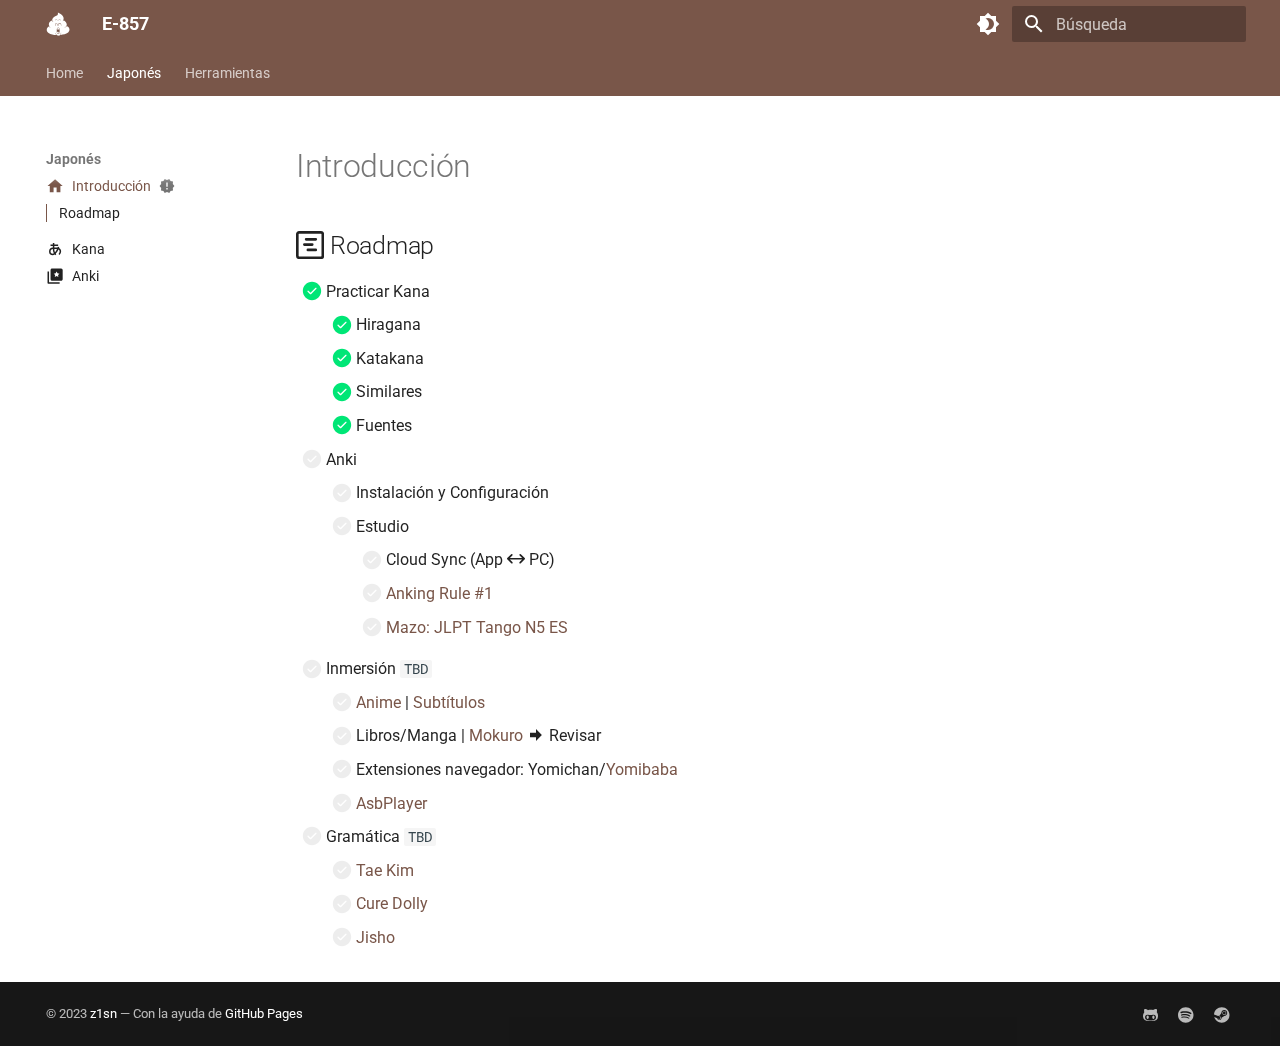
<file: japanese/index.html>
<!doctype html>
<html lang="es" class="no-js">
  <head>
    
      <meta charset="utf-8">
      <meta name="viewport" content="width=device-width,initial-scale=1">
      
      
      
      
        <link rel="prev" href="..">
      
      
        <link rel="next" href="kana/">
      
      
      <link rel="icon" href="../assets/logo.svg">
      <meta name="generator" content="mkdocs-1.5.3, mkdocs-material-9.4.2">
    
    
      
        <title>Introducción - E-857</title>
      
    
    
      <link rel="stylesheet" href="../assets/stylesheets/main.d451bc0e.min.css">
      
        
        <link rel="stylesheet" href="../assets/stylesheets/palette.a5377069.min.css">
      
      


    
    
      
    
    
      
        
        
        <link rel="preconnect" href="https://fonts.gstatic.com" crossorigin>
        <link rel="stylesheet" href="https://fonts.googleapis.com/css?family=Roboto:300,300i,400,400i,700,700i%7CRoboto+Mono:400,400i,700,700i&display=fallback">
        <style>:root{--md-text-font:"Roboto";--md-code-font:"Roboto Mono"}</style>
      
    
    
      <link rel="stylesheet" href="../stylesheets/extra.css">
    
    <script>__md_scope=new URL("..",location),__md_hash=e=>[...e].reduce((e,_)=>(e<<5)-e+_.charCodeAt(0),0),__md_get=(e,_=localStorage,t=__md_scope)=>JSON.parse(_.getItem(t.pathname+"."+e)),__md_set=(e,_,t=localStorage,a=__md_scope)=>{try{t.setItem(a.pathname+"."+e,JSON.stringify(_))}catch(e){}}</script>
    
      

    
    
    
  </head>
  
  
    
    
      
    
    
    
    
    <body dir="ltr" data-md-color-scheme="default" data-md-color-primary="brown" data-md-color-accent="deep-orange">
  
    
    
      <script>var palette=__md_get("__palette");if(palette&&"object"==typeof palette.color)for(var key of Object.keys(palette.color))document.body.setAttribute("data-md-color-"+key,palette.color[key])</script>
    
    <input class="md-toggle" data-md-toggle="drawer" type="checkbox" id="__drawer" autocomplete="off">
    <input class="md-toggle" data-md-toggle="search" type="checkbox" id="__search" autocomplete="off">
    <label class="md-overlay" for="__drawer"></label>
    <div data-md-component="skip">
      
        
        <a href="#introduccion" class="md-skip">
          Saltar a contenido
        </a>
      
    </div>
    <div data-md-component="announce">
      
    </div>
    
    
      

<header class="md-header" data-md-component="header">
  <nav class="md-header__inner md-grid" aria-label="Cabecera">
    <a href=".." title="E-857" class="md-header__button md-logo" aria-label="E-857" data-md-component="logo">
      
  <img src="../assets/logo.svg" alt="logo">

    </a>
    <label class="md-header__button md-icon" for="__drawer">
      
      <svg xmlns="http://www.w3.org/2000/svg" viewBox="0 0 24 24"><path d="M3 6h18v2H3V6m0 5h18v2H3v-2m0 5h18v2H3v-2Z"/></svg>
    </label>
    <div class="md-header__title" data-md-component="header-title">
      <div class="md-header__ellipsis">
        <div class="md-header__topic">
          <span class="md-ellipsis">
            E-857
          </span>
        </div>
        <div class="md-header__topic" data-md-component="header-topic">
          <span class="md-ellipsis">
            
              Introducción
            
          </span>
        </div>
      </div>
    </div>
    
      
        <form class="md-header__option" data-md-component="palette">
  
    
    
    
    <input class="md-option" data-md-color-media="" data-md-color-scheme="default" data-md-color-primary="brown" data-md-color-accent="deep-orange"  aria-label="Cambiar a modo oscuro"  type="radio" name="__palette" id="__palette_1">
    
      <label class="md-header__button md-icon" title="Cambiar a modo oscuro" for="__palette_2" hidden>
        <svg xmlns="http://www.w3.org/2000/svg" viewBox="0 0 24 24"><path d="M12 18c-.89 0-1.74-.2-2.5-.55C11.56 16.5 13 14.42 13 12c0-2.42-1.44-4.5-3.5-5.45C10.26 6.2 11.11 6 12 6a6 6 0 0 1 6 6 6 6 0 0 1-6 6m8-9.31V4h-4.69L12 .69 8.69 4H4v4.69L.69 12 4 15.31V20h4.69L12 23.31 15.31 20H20v-4.69L23.31 12 20 8.69Z"/></svg>
      </label>
    
  
    
    
    
    <input class="md-option" data-md-color-media="" data-md-color-scheme="slate" data-md-color-primary="brown" data-md-color-accent="deep-orange"  aria-label="Cambiar a modo claro"  type="radio" name="__palette" id="__palette_2">
    
      <label class="md-header__button md-icon" title="Cambiar a modo claro" for="__palette_1" hidden>
        <svg xmlns="http://www.w3.org/2000/svg" viewBox="0 0 24 24"><path d="M12 8a4 4 0 0 0-4 4 4 4 0 0 0 4 4 4 4 0 0 0 4-4 4 4 0 0 0-4-4m0 10a6 6 0 0 1-6-6 6 6 0 0 1 6-6 6 6 0 0 1 6 6 6 6 0 0 1-6 6m8-9.31V4h-4.69L12 .69 8.69 4H4v4.69L.69 12 4 15.31V20h4.69L12 23.31 15.31 20H20v-4.69L23.31 12 20 8.69Z"/></svg>
      </label>
    
  
</form>
      
    
    
    
      <label class="md-header__button md-icon" for="__search">
        
        <svg xmlns="http://www.w3.org/2000/svg" viewBox="0 0 24 24"><path d="M9.5 3A6.5 6.5 0 0 1 16 9.5c0 1.61-.59 3.09-1.56 4.23l.27.27h.79l5 5-1.5 1.5-5-5v-.79l-.27-.27A6.516 6.516 0 0 1 9.5 16 6.5 6.5 0 0 1 3 9.5 6.5 6.5 0 0 1 9.5 3m0 2C7 5 5 7 5 9.5S7 14 9.5 14 14 12 14 9.5 12 5 9.5 5Z"/></svg>
      </label>
      <div class="md-search" data-md-component="search" role="dialog">
  <label class="md-search__overlay" for="__search"></label>
  <div class="md-search__inner" role="search">
    <form class="md-search__form" name="search">
      <input type="text" class="md-search__input" name="query" aria-label="Búsqueda" placeholder="Búsqueda" autocapitalize="off" autocorrect="off" autocomplete="off" spellcheck="false" data-md-component="search-query" required>
      <label class="md-search__icon md-icon" for="__search">
        
        <svg xmlns="http://www.w3.org/2000/svg" viewBox="0 0 24 24"><path d="M9.5 3A6.5 6.5 0 0 1 16 9.5c0 1.61-.59 3.09-1.56 4.23l.27.27h.79l5 5-1.5 1.5-5-5v-.79l-.27-.27A6.516 6.516 0 0 1 9.5 16 6.5 6.5 0 0 1 3 9.5 6.5 6.5 0 0 1 9.5 3m0 2C7 5 5 7 5 9.5S7 14 9.5 14 14 12 14 9.5 12 5 9.5 5Z"/></svg>
        
        <svg xmlns="http://www.w3.org/2000/svg" viewBox="0 0 24 24"><path d="M20 11v2H8l5.5 5.5-1.42 1.42L4.16 12l7.92-7.92L13.5 5.5 8 11h12Z"/></svg>
      </label>
      <nav class="md-search__options" aria-label="Buscar">
        
        <button type="reset" class="md-search__icon md-icon" title="Limpiar" aria-label="Limpiar" tabindex="-1">
          
          <svg xmlns="http://www.w3.org/2000/svg" viewBox="0 0 24 24"><path d="M19 6.41 17.59 5 12 10.59 6.41 5 5 6.41 10.59 12 5 17.59 6.41 19 12 13.41 17.59 19 19 17.59 13.41 12 19 6.41Z"/></svg>
        </button>
      </nav>
      
        <div class="md-search__suggest" data-md-component="search-suggest"></div>
      
    </form>
    <div class="md-search__output">
      <div class="md-search__scrollwrap" data-md-scrollfix>
        <div class="md-search-result" data-md-component="search-result">
          <div class="md-search-result__meta">
            Inicializando búsqueda
          </div>
          <ol class="md-search-result__list" role="presentation"></ol>
        </div>
      </div>
    </div>
  </div>
</div>
    
    
  </nav>
  
</header>
    
    <div class="md-container" data-md-component="container">
      
      
        
          
            
<nav class="md-tabs" aria-label="Pestañas" data-md-component="tabs">
  <div class="md-grid">
    <ul class="md-tabs__list">
      
        
  
  
  
    <li class="md-tabs__item">
      <a href=".." class="md-tabs__link">
        
  
    
  
  Home

      </a>
    </li>
  

      
        
  
  
    
  
  
    
    
      <li class="md-tabs__item md-tabs__item--active">
        <a href="./" class="md-tabs__link">
          
  
  Japonés

        </a>
      </li>
    
  

      
        
  
  
  
    
    
      <li class="md-tabs__item">
        <a href="../tools/browser/" class="md-tabs__link">
          
  
  Herramientas

        </a>
      </li>
    
  

      
    </ul>
  </div>
</nav>
          
        
      
      <main class="md-main" data-md-component="main">
        <div class="md-main__inner md-grid">
          
            
              
              <div class="md-sidebar md-sidebar--primary" data-md-component="sidebar" data-md-type="navigation" >
                <div class="md-sidebar__scrollwrap">
                  <div class="md-sidebar__inner">
                    


  


  

<nav class="md-nav md-nav--primary md-nav--lifted md-nav--integrated" aria-label="Navegación" data-md-level="0">
  <label class="md-nav__title" for="__drawer">
    <a href=".." title="E-857" class="md-nav__button md-logo" aria-label="E-857" data-md-component="logo">
      
  <img src="../assets/logo.svg" alt="logo">

    </a>
    E-857
  </label>
  
  <ul class="md-nav__list" data-md-scrollfix>
    
      
      
  
  
  
    <li class="md-nav__item">
      <a href=".." class="md-nav__link">
        
  
  <span class="md-ellipsis">
    Home
  </span>
  

      </a>
    </li>
  

    
      
      
  
  
    
  
  
    
    
    
    
    
      
      
    
    <li class="md-nav__item md-nav__item--active md-nav__item--section md-nav__item--nested">
      
        
        
        
        <input class="md-nav__toggle md-toggle " type="checkbox" id="__nav_2" checked>
        
          
          <label class="md-nav__link" for="__nav_2" id="__nav_2_label" tabindex="">
            
  
  <span class="md-ellipsis">
    Japonés
  </span>
  

            <span class="md-nav__icon md-icon"></span>
          </label>
        
        <nav class="md-nav" data-md-level="1" aria-labelledby="__nav_2_label" aria-expanded="true">
          <label class="md-nav__title" for="__nav_2">
            <span class="md-nav__icon md-icon"></span>
            Japonés
          </label>
          <ul class="md-nav__list" data-md-scrollfix>
            
              
                
  
  
    
  
  
    <li class="md-nav__item md-nav__item--active">
      
      <input class="md-nav__toggle md-toggle" type="checkbox" id="__toc">
      
      
        
      
      
        <label class="md-nav__link md-nav__link--active" for="__toc">
          
  
    <svg xmlns="http://www.w3.org/2000/svg" viewBox="0 0 24 24"><path d="M10 20v-6h4v6h5v-8h3L12 3 2 12h3v8h5Z"/></svg>
  
  <span class="md-ellipsis">
    Introducción
  </span>
  
    
  
  
    <span class="md-status md-status--new" title="Recién actualizado">
    </span>
  

  

          <span class="md-nav__icon md-icon"></span>
        </label>
      
      <a href="./" class="md-nav__link md-nav__link--active">
        
  
    <svg xmlns="http://www.w3.org/2000/svg" viewBox="0 0 24 24"><path d="M10 20v-6h4v6h5v-8h3L12 3 2 12h3v8h5Z"/></svg>
  
  <span class="md-ellipsis">
    Introducción
  </span>
  
    
  
  
    <span class="md-status md-status--new" title="Recién actualizado">
    </span>
  

  

      </a>
      
        

<nav class="md-nav md-nav--secondary" aria-label="Tabla de contenidos">
  
  
  
    
  
  
    <label class="md-nav__title" for="__toc">
      <span class="md-nav__icon md-icon"></span>
      Tabla de contenidos
    </label>
    <ul class="md-nav__list" data-md-component="toc" data-md-scrollfix>
      
        <li class="md-nav__item">
  <a href="#roadmap" class="md-nav__link">
     Roadmap
  </a>
  
</li>
      
    </ul>
  
</nav>
      
    </li>
  

              
            
              
                
  
  
  
    <li class="md-nav__item">
      <a href="kana/" class="md-nav__link">
        
  
    <svg xmlns="http://www.w3.org/2000/svg" viewBox="0 0 24 24"><path d="M9 4v2H6v2h3v2c-2.75 0-5 2.27-5 5.03a5.04 5.04 0 0 0 5.03 5.03c.86 0 1.69-.29 2.37-.8.23.28.48.56.75.83l1.41-1.42c-.26-.25-.49-.52-.7-.78l1-1c1.07-1.07 1.92-2.66 2.56-4.3.89.52 1.58 1.31 1.58 2.41 0 1.32-.53 2.6-1.46 3.54l1.41 1.41A7.001 7.001 0 0 0 20 15c0-1.96-1.18-3.64-2.85-4.45l.35-1.26-1.95-.51-.34 1.27c-.08 0-.15-.05-.24-.05H11V8h5V6h-5V4m0 8h3.5c-.56 1.37-1.31 2.72-2.06 3.47l-.65.66c-.54-1.2-.79-2.54-.79-4.13m-2 0c0 2.07.41 3.94 1.3 5.59-.36.3-.8.47-1.27.47-1.7 0-3.03-1.33-3.03-3.03C6 13.34 7.32 12 9 12Z"/></svg>
  
  <span class="md-ellipsis">
    Kana
  </span>
  

      </a>
    </li>
  

              
            
              
                
  
  
  
    <li class="md-nav__item">
      <a href="anki/" class="md-nav__link">
        
  
    <svg xmlns="http://www.w3.org/2000/svg" viewBox="0 0 24 24"><path d="M4 6v14h14v2H3c-.6 0-1-.4-1-1V6h2m4-4h12a2 2 0 0 1 2 2v12c0 1.11-.89 2-2 2H8a2 2 0 0 1-2-2V4c0-1.1.9-2 2-2m8.3 11.3-.4-2.6 1.9-1.9-2.6-.4L14 6l-1.2 2.4-2.6.4 1.9 1.8-.5 2.6L14 12l2.3 1.3Z"/></svg>
  
  <span class="md-ellipsis">
    Anki
  </span>
  

      </a>
    </li>
  

              
            
          </ul>
        </nav>
      
    </li>
  

    
      
      
  
  
  
    
    
    
    
    
      
      
    
    <li class="md-nav__item md-nav__item--section md-nav__item--nested">
      
        
        
        
        <input class="md-nav__toggle md-toggle " type="checkbox" id="__nav_3" >
        
          
          <label class="md-nav__link" for="__nav_3" id="__nav_3_label" tabindex="">
            
  
  <span class="md-ellipsis">
    Herramientas
  </span>
  

            <span class="md-nav__icon md-icon"></span>
          </label>
        
        <nav class="md-nav" data-md-level="1" aria-labelledby="__nav_3_label" aria-expanded="false">
          <label class="md-nav__title" for="__nav_3">
            <span class="md-nav__icon md-icon"></span>
            Herramientas
          </label>
          <ul class="md-nav__list" data-md-scrollfix>
            
              
                
  
  
  
    <li class="md-nav__item">
      <a href="../tools/browser/" class="md-nav__link">
        
  
    <svg xmlns="http://www.w3.org/2000/svg" viewBox="0 0 512 512"><!--! Font Awesome Free 6.4.2 by @fontawesome - https://fontawesome.com License - https://fontawesome.com/license/free (Icons: CC BY 4.0, Fonts: SIL OFL 1.1, Code: MIT License) Copyright 2023 Fonticons, Inc.--><path d="M483.049 159.706c10.855-24.575 21.424-60.438 21.424-87.871 0-72.722-79.641-98.371-209.673-38.577-107.632-7.181-211.221 73.67-237.098 186.457 30.852-34.862 78.271-82.298 121.977-101.158C125.404 166.85 79.128 228.002 43.992 291.725 23.246 329.651 0 390.94 0 436.747c0 98.575 92.854 86.5 180.251 42.006 31.423 15.43 66.559 15.573 101.695 15.573 97.124 0 184.249-54.294 216.814-146.022H377.927c-52.509 88.593-196.819 52.996-196.819-47.436H509.9c6.407-43.581-1.655-95.715-26.851-141.162zM64.559 346.877c17.711 51.15 53.703 95.871 100.266 123.304-88.741 48.94-173.267 29.096-100.266-123.304zm115.977-108.873c2-55.151 50.276-94.871 103.98-94.871 53.418 0 101.981 39.72 103.981 94.871H180.536zm184.536-187.6c21.425-10.287 48.563-22.003 72.558-22.003 31.422 0 54.274 21.717 54.274 53.722 0 20.003-7.427 49.007-14.569 67.867-26.28-42.292-65.986-81.584-112.263-99.586z"/></svg>
  
  <span class="md-ellipsis">
    Navegador
  </span>
  

      </a>
    </li>
  

              
            
          </ul>
        </nav>
      
    </li>
  

    
  </ul>
</nav>
                  </div>
                </div>
              </div>
            
            
          
          
            <div class="md-content" data-md-component="content">
              <article class="md-content__inner md-typeset">
                
                  


<h1 id="introduccion">Introducción</h1>
<h2 id="roadmap"><span class="twemoji"><svg xmlns="http://www.w3.org/2000/svg" viewBox="0 0 16 16"><path d="M4.75 7a.75.75 0 0 0 0 1.5h4.5a.75.75 0 0 0 0-1.5h-4.5ZM5 4.75A.75.75 0 0 1 5.75 4h5.5a.75.75 0 0 1 0 1.5h-5.5A.75.75 0 0 1 5 4.75ZM6.75 10a.75.75 0 0 0 0 1.5h4.5a.75.75 0 0 0 0-1.5h-4.5Z"/><path d="M0 1.75C0 .784.784 0 1.75 0h12.5C15.216 0 16 .784 16 1.75v12.5A1.75 1.75 0 0 1 14.25 16H1.75A1.75 1.75 0 0 1 0 14.25Zm1.75-.25a.25.25 0 0 0-.25.25v12.5c0 .138.112.25.25.25h12.5a.25.25 0 0 0 .25-.25V1.75a.25.25 0 0 0-.25-.25Z"/></svg></span> Roadmap</h2>
<ul class="task-list">
<li class="task-list-item"><label class="task-list-control"><input type="checkbox" disabled checked/><span class="task-list-indicator"></span></label> Practicar Kana<ul class="task-list">
<li class="task-list-item"><label class="task-list-control"><input type="checkbox" disabled checked/><span class="task-list-indicator"></span></label> Hiragana</li>
<li class="task-list-item"><label class="task-list-control"><input type="checkbox" disabled checked/><span class="task-list-indicator"></span></label> Katakana</li>
<li class="task-list-item"><label class="task-list-control"><input type="checkbox" disabled checked/><span class="task-list-indicator"></span></label> Similares</li>
<li class="task-list-item"><label class="task-list-control"><input type="checkbox" disabled checked/><span class="task-list-indicator"></span></label> Fuentes</li>
</ul>
</li>
<li class="task-list-item">
<p><label class="task-list-control"><input type="checkbox" disabled/><span class="task-list-indicator"></span></label> Anki</p>
<ul class="task-list">
<li class="task-list-item"><label class="task-list-control"><input type="checkbox" disabled/><span class="task-list-indicator"></span></label> Instalación y Configuración</li>
<li class="task-list-item"><label class="task-list-control"><input type="checkbox" disabled/><span class="task-list-indicator"></span></label> Estudio<ul class="task-list">
<li class="task-list-item"><label class="task-list-control"><input type="checkbox" disabled/><span class="task-list-indicator"></span></label> Cloud Sync (App <span class="twemoji"><svg xmlns="http://www.w3.org/2000/svg" viewBox="0 0 16 16"><path d="M3.72 3.72a.751.751 0 0 1 1.042.018.751.751 0 0 1 .018 1.042L2.56 7h10.88l-2.22-2.22a.751.751 0 0 1 .018-1.042.751.751 0 0 1 1.042-.018l3.5 3.5a.75.75 0 0 1 0 1.06l-3.5 3.5a.749.749 0 0 1-1.275-.326.749.749 0 0 1 .215-.734l2.22-2.22H2.56l2.22 2.22a.749.749 0 0 1-.326 1.275.749.749 0 0 1-.734-.215l-3.5-3.5a.75.75 0 0 1 0-1.06Z"/></svg></span> PC)</li>
<li class="task-list-item"><label class="task-list-control"><input type="checkbox" disabled/><span class="task-list-indicator"></span></label> <a href="https://www.youtube.com/watch?v=UDUITtA1jJI">Anking Rule #1</a> </li>
<li class="task-list-item"><label class="task-list-control"><input type="checkbox" disabled/><span class="task-list-indicator"></span></label> <a href="https://drive.google.com/file/d/1NpbQBnAf07p-X0ExtiSDM48IyW_El0TT/view?usp=sharing">Mazo: JLPT Tango N5 ES</a>    </li>
</ul>
</li>
</ul>
</li>
<li class="task-list-item">
<p><label class="task-list-control"><input type="checkbox" disabled/><span class="task-list-indicator"></span></label> Inmersión <code>TBD</code></p>
<ul class="task-list">
<li class="task-list-item"><label class="task-list-control"><input type="checkbox" disabled/><span class="task-list-indicator"></span></label> <a href="https://aniwatch.to/tv">Anime</a> | <a href="https://kitsunekko.net/dirlist.php?dir=subtitles%2Fjapanese%2F">Subtítulos</a> </li>
<li class="task-list-item"><label class="task-list-control"><input type="checkbox" disabled/><span class="task-list-indicator"></span></label> Libros/Manga | <a href="https://github.com/kha-white/mokuro">Mokuro</a> <span class="twemoji"><svg xmlns="http://www.w3.org/2000/svg" viewBox="0 0 24 24"><path d="M4 15V9h8V4.16L19.84 12 12 19.84V15H4Z"/></svg></span> Revisar</li>
<li class="task-list-item"><label class="task-list-control"><input type="checkbox" disabled/><span class="task-list-indicator"></span></label> Extensiones navegador: Yomichan/<a href="https://github.com/forsakeninfinity/yomibaba/">Yomibaba</a></li>
<li class="task-list-item"><label class="task-list-control"><input type="checkbox" disabled/><span class="task-list-indicator"></span></label> <a href="https://github.com/killergerbah/asbplayer">AsbPlayer</a></li>
</ul>
</li>
<li class="task-list-item"><label class="task-list-control"><input type="checkbox" disabled/><span class="task-list-indicator"></span></label> Gramática <code>TBD</code><ul class="task-list">
<li class="task-list-item"><label class="task-list-control"><input type="checkbox" disabled/><span class="task-list-indicator"></span></label> <a href="http://www.guidetojapanese.org/spanish/index.html">Tae Kim</a></li>
<li class="task-list-item"><label class="task-list-control"><input type="checkbox" disabled/><span class="task-list-indicator"></span></label> <a href="https://docs.google.com/document/d/1OwVPStFrXRjXvzmrFQUfXpEiPNspYq6JYxA4zDTlhPM/edit#heading=h.p70mhgf40o8l">Cure Dolly</a></li>
<li class="task-list-item"><label class="task-list-control"><input type="checkbox" disabled/><span class="task-list-indicator"></span></label> <a href="https://jisho.org/">Jisho</a></li>
</ul>
</li>
</ul>





                
              </article>
            </div>
          
          
        </div>
        
          <button type="button" class="md-top md-icon" data-md-component="top" hidden>
            
            <svg xmlns="http://www.w3.org/2000/svg" viewBox="0 0 24 24"><path d="M13 20h-2V8l-5.5 5.5-1.42-1.42L12 4.16l7.92 7.92-1.42 1.42L13 8v12Z"/></svg>
            Volver al principio
          </button>
        
      </main>
      
        <footer class="md-footer">
  
  <div class="md-footer-meta md-typeset">
    <div class="md-footer-meta__inner md-grid">
      <div class="md-copyright">
  
    <div class="md-copyright__highlight">
      &copy; 2023 <a href="https://github.com/z1sn" style="color:white" target="_blank" rel="noopener">z1sn</a> — Con la ayuda de <a href="https://pages.github.com/" style="color:white" target="_blank" rel="noopener">GitHub Pages</a> 
    </div>
  
  
</div>
      
        <div class="md-social">
  
    
    
    
    
      
      
    
    <a href="https://github.com/z1sn" target="_blank" rel="noopener" title="github.com" class="md-social__link">
      <svg xmlns="http://www.w3.org/2000/svg" viewBox="0 0 480 512"><!--! Font Awesome Free 6.4.2 by @fontawesome - https://fontawesome.com License - https://fontawesome.com/license/free (Icons: CC BY 4.0, Fonts: SIL OFL 1.1, Code: MIT License) Copyright 2023 Fonticons, Inc.--><path d="M186.1 328.7c0 20.9-10.9 55.1-36.7 55.1s-36.7-34.2-36.7-55.1 10.9-55.1 36.7-55.1 36.7 34.2 36.7 55.1zM480 278.2c0 31.9-3.2 65.7-17.5 95-37.9 76.6-142.1 74.8-216.7 74.8-75.8 0-186.2 2.7-225.6-74.8-14.6-29-20.2-63.1-20.2-95 0-41.9 13.9-81.5 41.5-113.6-5.2-15.8-7.7-32.4-7.7-48.8 0-21.5 4.9-32.3 14.6-51.8 45.3 0 74.3 9 108.8 36 29-6.9 58.8-10 88.7-10 27 0 54.2 2.9 80.4 9.2 34-26.7 63-35.2 107.8-35.2 9.8 19.5 14.6 30.3 14.6 51.8 0 16.4-2.6 32.7-7.7 48.2 27.5 32.4 39 72.3 39 114.2zm-64.3 50.5c0-43.9-26.7-82.6-73.5-82.6-18.9 0-37 3.4-56 6-14.9 2.3-29.8 3.2-45.1 3.2-15.2 0-30.1-.9-45.1-3.2-18.7-2.6-37-6-56-6-46.8 0-73.5 38.7-73.5 82.6 0 87.8 80.4 101.3 150.4 101.3h48.2c70.3 0 150.6-13.4 150.6-101.3zm-82.6-55.1c-25.8 0-36.7 34.2-36.7 55.1s10.9 55.1 36.7 55.1 36.7-34.2 36.7-55.1-10.9-55.1-36.7-55.1z"/></svg>
    </a>
  
    
    
    
    
      
      
    
    <a href="https://open.spotify.com/user/zisn" target="_blank" rel="noopener" title="open.spotify.com" class="md-social__link">
      <svg xmlns="http://www.w3.org/2000/svg" viewBox="0 0 496 512"><!--! Font Awesome Free 6.4.2 by @fontawesome - https://fontawesome.com License - https://fontawesome.com/license/free (Icons: CC BY 4.0, Fonts: SIL OFL 1.1, Code: MIT License) Copyright 2023 Fonticons, Inc.--><path d="M248 8C111.1 8 0 119.1 0 256s111.1 248 248 248 248-111.1 248-248S384.9 8 248 8zm100.7 364.9c-4.2 0-6.8-1.3-10.7-3.6-62.4-37.6-135-39.2-206.7-24.5-3.9 1-9 2.6-11.9 2.6-9.7 0-15.8-7.7-15.8-15.8 0-10.3 6.1-15.2 13.6-16.8 81.9-18.1 165.6-16.5 237 26.2 6.1 3.9 9.7 7.4 9.7 16.5s-7.1 15.4-15.2 15.4zm26.9-65.6c-5.2 0-8.7-2.3-12.3-4.2-62.5-37-155.7-51.9-238.6-29.4-4.8 1.3-7.4 2.6-11.9 2.6-10.7 0-19.4-8.7-19.4-19.4s5.2-17.8 15.5-20.7c27.8-7.8 56.2-13.6 97.8-13.6 64.9 0 127.6 16.1 177 45.5 8.1 4.8 11.3 11 11.3 19.7-.1 10.8-8.5 19.5-19.4 19.5zm31-76.2c-5.2 0-8.4-1.3-12.9-3.9-71.2-42.5-198.5-52.7-280.9-29.7-3.6 1-8.1 2.6-12.9 2.6-13.2 0-23.3-10.3-23.3-23.6 0-13.6 8.4-21.3 17.4-23.9 35.2-10.3 74.6-15.2 117.5-15.2 73 0 149.5 15.2 205.4 47.8 7.8 4.5 12.9 10.7 12.9 22.6 0 13.6-11 23.3-23.2 23.3z"/></svg>
    </a>
  
    
    
    
    
      
      
    
    <a href="https://steamcommunity.com/id/z1sn/" target="_blank" rel="noopener" title="steamcommunity.com" class="md-social__link">
      <svg xmlns="http://www.w3.org/2000/svg" viewBox="0 0 496 512"><!--! Font Awesome Free 6.4.2 by @fontawesome - https://fontawesome.com License - https://fontawesome.com/license/free (Icons: CC BY 4.0, Fonts: SIL OFL 1.1, Code: MIT License) Copyright 2023 Fonticons, Inc.--><path d="M496 256c0 137-111.2 248-248.4 248-113.8 0-209.6-76.3-239-180.4l95.2 39.3c6.4 32.1 34.9 56.4 68.9 56.4 39.2 0 71.9-32.4 70.2-73.5l84.5-60.2c52.1 1.3 95.8-40.9 95.8-93.5 0-51.6-42-93.5-93.7-93.5s-93.7 42-93.7 93.5v1.2L176.6 279c-15.5-.9-30.7 3.4-43.5 12.1L0 236.1C10.2 108.4 117.1 8 247.6 8 384.8 8 496 119 496 256zM155.7 384.3l-30.5-12.6a52.79 52.79 0 0 0 27.2 25.8c26.9 11.2 57.8-1.6 69-28.4 5.4-13 5.5-27.3.1-40.3-5.4-13-15.5-23.2-28.5-28.6-12.9-5.4-26.7-5.2-38.9-.6l31.5 13c19.8 8.2 29.2 30.9 20.9 50.7-8.3 19.9-31 29.2-50.8 21zm173.8-129.9c-34.4 0-62.4-28-62.4-62.3s28-62.3 62.4-62.3 62.4 28 62.4 62.3-27.9 62.3-62.4 62.3zm.1-15.6c25.9 0 46.9-21 46.9-46.8 0-25.9-21-46.8-46.9-46.8s-46.9 21-46.9 46.8c.1 25.8 21.1 46.8 46.9 46.8z"/></svg>
    </a>
  
</div>
      
    </div>
  </div>
</footer>
      
    </div>
    <div class="md-dialog" data-md-component="dialog">
      <div class="md-dialog__inner md-typeset"></div>
    </div>
    
    <script id="__config" type="application/json">{"base": "..", "features": ["navigation.tabs", "navigation.sections", "toc.integrate", "navigation.top", "search.suggest", "search.highlight", "content.code.annotation", "content.code.copy", "content.tooltips"], "search": "../assets/javascripts/workers/search.a264c092.min.js", "translations": {"clipboard.copied": "Copiado al portapapeles", "clipboard.copy": "Copiar al portapapeles", "search.result.more.one": "1 m\u00e1s en esta p\u00e1gina", "search.result.more.other": "# m\u00e1s en esta p\u00e1gina", "search.result.none": "No se encontraron documentos", "search.result.one": "1 documento encontrado", "search.result.other": "# documentos encontrados", "search.result.placeholder": "Teclee para comenzar b\u00fasqueda", "search.result.term.missing": "Falta", "select.version": "Seleccionar versi\u00f3n"}}</script>
    
    
      <script src="../assets/javascripts/bundle.726fbb30.min.js"></script>
      
    
  </body>
</html>
</file>
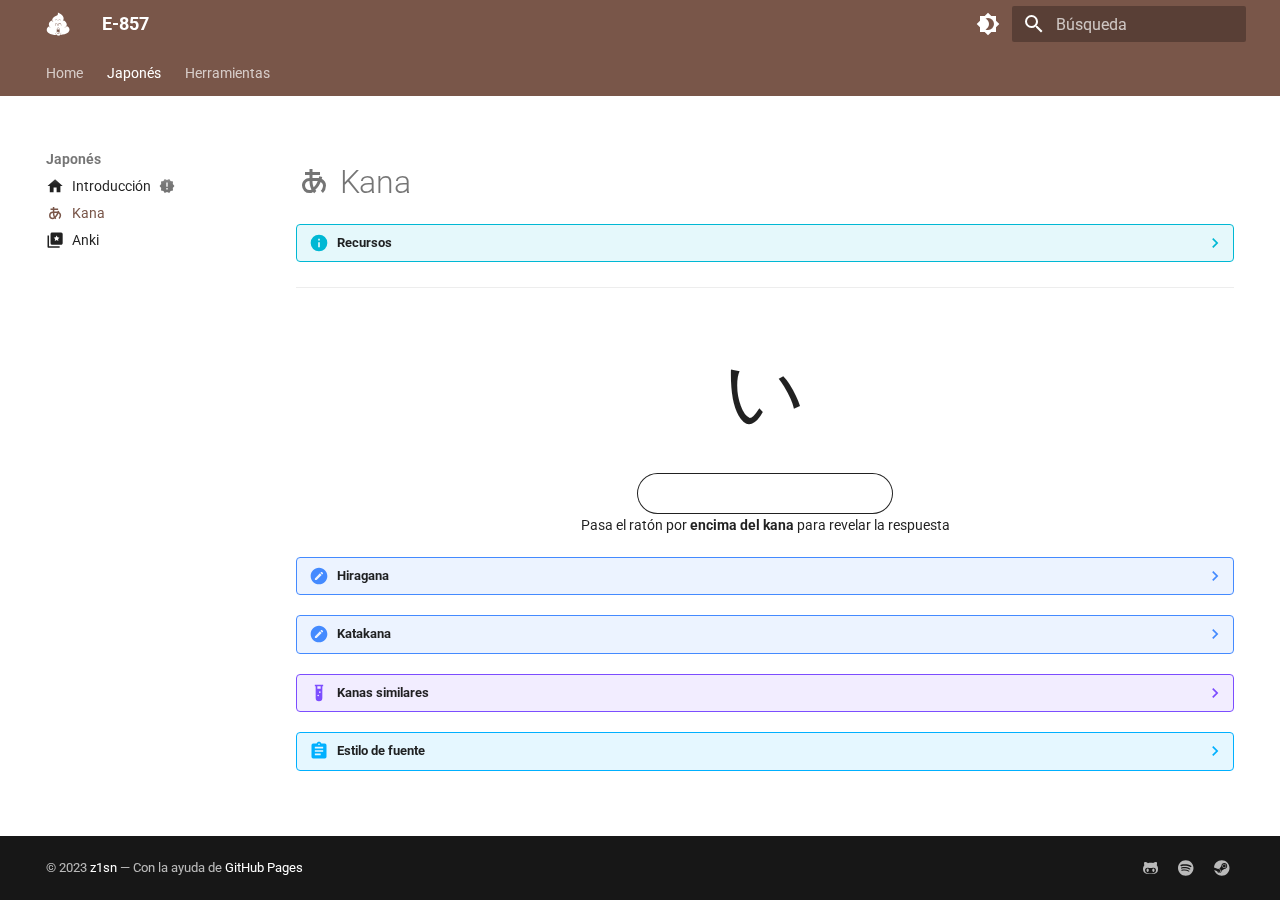
<file: japanese/kana/index.html>
<!doctype html>
<html lang="es" class="no-js">
  <head>
    
      <meta charset="utf-8">
      <meta name="viewport" content="width=device-width,initial-scale=1">
      
      
      
      
        <link rel="prev" href="../">
      
      
        <link rel="next" href="../anki/">
      
      
      <link rel="icon" href="../../assets/logo.svg">
      <meta name="generator" content="mkdocs-1.5.3, mkdocs-material-9.4.2">
    
    
      
        <title>Kana - E-857</title>
      
    
    
      <link rel="stylesheet" href="../../assets/stylesheets/main.d451bc0e.min.css">
      
        
        <link rel="stylesheet" href="../../assets/stylesheets/palette.a5377069.min.css">
      
      


    
    
      
    
    
      
        
        
        <link rel="preconnect" href="https://fonts.gstatic.com" crossorigin>
        <link rel="stylesheet" href="https://fonts.googleapis.com/css?family=Roboto:300,300i,400,400i,700,700i%7CRoboto+Mono:400,400i,700,700i&display=fallback">
        <style>:root{--md-text-font:"Roboto";--md-code-font:"Roboto Mono"}</style>
      
    
    
      <link rel="stylesheet" href="../../stylesheets/extra.css">
    
    <script>__md_scope=new URL("../..",location),__md_hash=e=>[...e].reduce((e,_)=>(e<<5)-e+_.charCodeAt(0),0),__md_get=(e,_=localStorage,t=__md_scope)=>JSON.parse(_.getItem(t.pathname+"."+e)),__md_set=(e,_,t=localStorage,a=__md_scope)=>{try{t.setItem(a.pathname+"."+e,JSON.stringify(_))}catch(e){}}</script>
    
      

    
    
    
  </head>
  
  
    
    
      
    
    
    
    
    <body dir="ltr" data-md-color-scheme="default" data-md-color-primary="brown" data-md-color-accent="deep-orange">
  
    
    
      <script>var palette=__md_get("__palette");if(palette&&"object"==typeof palette.color)for(var key of Object.keys(palette.color))document.body.setAttribute("data-md-color-"+key,palette.color[key])</script>
    
    <input class="md-toggle" data-md-toggle="drawer" type="checkbox" id="__drawer" autocomplete="off">
    <input class="md-toggle" data-md-toggle="search" type="checkbox" id="__search" autocomplete="off">
    <label class="md-overlay" for="__drawer"></label>
    <div data-md-component="skip">
      
        
        <a href="#kana" class="md-skip">
          Saltar a contenido
        </a>
      
    </div>
    <div data-md-component="announce">
      
    </div>
    
    
      

<header class="md-header" data-md-component="header">
  <nav class="md-header__inner md-grid" aria-label="Cabecera">
    <a href="../.." title="E-857" class="md-header__button md-logo" aria-label="E-857" data-md-component="logo">
      
  <img src="../../assets/logo.svg" alt="logo">

    </a>
    <label class="md-header__button md-icon" for="__drawer">
      
      <svg xmlns="http://www.w3.org/2000/svg" viewBox="0 0 24 24"><path d="M3 6h18v2H3V6m0 5h18v2H3v-2m0 5h18v2H3v-2Z"/></svg>
    </label>
    <div class="md-header__title" data-md-component="header-title">
      <div class="md-header__ellipsis">
        <div class="md-header__topic">
          <span class="md-ellipsis">
            E-857
          </span>
        </div>
        <div class="md-header__topic" data-md-component="header-topic">
          <span class="md-ellipsis">
            
              Kana
            
          </span>
        </div>
      </div>
    </div>
    
      
        <form class="md-header__option" data-md-component="palette">
  
    
    
    
    <input class="md-option" data-md-color-media="" data-md-color-scheme="default" data-md-color-primary="brown" data-md-color-accent="deep-orange"  aria-label="Cambiar a modo oscuro"  type="radio" name="__palette" id="__palette_1">
    
      <label class="md-header__button md-icon" title="Cambiar a modo oscuro" for="__palette_2" hidden>
        <svg xmlns="http://www.w3.org/2000/svg" viewBox="0 0 24 24"><path d="M12 18c-.89 0-1.74-.2-2.5-.55C11.56 16.5 13 14.42 13 12c0-2.42-1.44-4.5-3.5-5.45C10.26 6.2 11.11 6 12 6a6 6 0 0 1 6 6 6 6 0 0 1-6 6m8-9.31V4h-4.69L12 .69 8.69 4H4v4.69L.69 12 4 15.31V20h4.69L12 23.31 15.31 20H20v-4.69L23.31 12 20 8.69Z"/></svg>
      </label>
    
  
    
    
    
    <input class="md-option" data-md-color-media="" data-md-color-scheme="slate" data-md-color-primary="brown" data-md-color-accent="deep-orange"  aria-label="Cambiar a modo claro"  type="radio" name="__palette" id="__palette_2">
    
      <label class="md-header__button md-icon" title="Cambiar a modo claro" for="__palette_1" hidden>
        <svg xmlns="http://www.w3.org/2000/svg" viewBox="0 0 24 24"><path d="M12 8a4 4 0 0 0-4 4 4 4 0 0 0 4 4 4 4 0 0 0 4-4 4 4 0 0 0-4-4m0 10a6 6 0 0 1-6-6 6 6 0 0 1 6-6 6 6 0 0 1 6 6 6 6 0 0 1-6 6m8-9.31V4h-4.69L12 .69 8.69 4H4v4.69L.69 12 4 15.31V20h4.69L12 23.31 15.31 20H20v-4.69L23.31 12 20 8.69Z"/></svg>
      </label>
    
  
</form>
      
    
    
    
      <label class="md-header__button md-icon" for="__search">
        
        <svg xmlns="http://www.w3.org/2000/svg" viewBox="0 0 24 24"><path d="M9.5 3A6.5 6.5 0 0 1 16 9.5c0 1.61-.59 3.09-1.56 4.23l.27.27h.79l5 5-1.5 1.5-5-5v-.79l-.27-.27A6.516 6.516 0 0 1 9.5 16 6.5 6.5 0 0 1 3 9.5 6.5 6.5 0 0 1 9.5 3m0 2C7 5 5 7 5 9.5S7 14 9.5 14 14 12 14 9.5 12 5 9.5 5Z"/></svg>
      </label>
      <div class="md-search" data-md-component="search" role="dialog">
  <label class="md-search__overlay" for="__search"></label>
  <div class="md-search__inner" role="search">
    <form class="md-search__form" name="search">
      <input type="text" class="md-search__input" name="query" aria-label="Búsqueda" placeholder="Búsqueda" autocapitalize="off" autocorrect="off" autocomplete="off" spellcheck="false" data-md-component="search-query" required>
      <label class="md-search__icon md-icon" for="__search">
        
        <svg xmlns="http://www.w3.org/2000/svg" viewBox="0 0 24 24"><path d="M9.5 3A6.5 6.5 0 0 1 16 9.5c0 1.61-.59 3.09-1.56 4.23l.27.27h.79l5 5-1.5 1.5-5-5v-.79l-.27-.27A6.516 6.516 0 0 1 9.5 16 6.5 6.5 0 0 1 3 9.5 6.5 6.5 0 0 1 9.5 3m0 2C7 5 5 7 5 9.5S7 14 9.5 14 14 12 14 9.5 12 5 9.5 5Z"/></svg>
        
        <svg xmlns="http://www.w3.org/2000/svg" viewBox="0 0 24 24"><path d="M20 11v2H8l5.5 5.5-1.42 1.42L4.16 12l7.92-7.92L13.5 5.5 8 11h12Z"/></svg>
      </label>
      <nav class="md-search__options" aria-label="Buscar">
        
        <button type="reset" class="md-search__icon md-icon" title="Limpiar" aria-label="Limpiar" tabindex="-1">
          
          <svg xmlns="http://www.w3.org/2000/svg" viewBox="0 0 24 24"><path d="M19 6.41 17.59 5 12 10.59 6.41 5 5 6.41 10.59 12 5 17.59 6.41 19 12 13.41 17.59 19 19 17.59 13.41 12 19 6.41Z"/></svg>
        </button>
      </nav>
      
        <div class="md-search__suggest" data-md-component="search-suggest"></div>
      
    </form>
    <div class="md-search__output">
      <div class="md-search__scrollwrap" data-md-scrollfix>
        <div class="md-search-result" data-md-component="search-result">
          <div class="md-search-result__meta">
            Inicializando búsqueda
          </div>
          <ol class="md-search-result__list" role="presentation"></ol>
        </div>
      </div>
    </div>
  </div>
</div>
    
    
  </nav>
  
</header>
    
    <div class="md-container" data-md-component="container">
      
      
        
          
            
<nav class="md-tabs" aria-label="Pestañas" data-md-component="tabs">
  <div class="md-grid">
    <ul class="md-tabs__list">
      
        
  
  
  
    <li class="md-tabs__item">
      <a href="../.." class="md-tabs__link">
        
  
    
  
  Home

      </a>
    </li>
  

      
        
  
  
    
  
  
    
    
      <li class="md-tabs__item md-tabs__item--active">
        <a href="../" class="md-tabs__link">
          
  
  Japonés

        </a>
      </li>
    
  

      
        
  
  
  
    
    
      <li class="md-tabs__item">
        <a href="../../tools/browser/" class="md-tabs__link">
          
  
  Herramientas

        </a>
      </li>
    
  

      
    </ul>
  </div>
</nav>
          
        
      
      <main class="md-main" data-md-component="main">
        <div class="md-main__inner md-grid">
          
            
              
              <div class="md-sidebar md-sidebar--primary" data-md-component="sidebar" data-md-type="navigation" >
                <div class="md-sidebar__scrollwrap">
                  <div class="md-sidebar__inner">
                    


  


  

<nav class="md-nav md-nav--primary md-nav--lifted md-nav--integrated" aria-label="Navegación" data-md-level="0">
  <label class="md-nav__title" for="__drawer">
    <a href="../.." title="E-857" class="md-nav__button md-logo" aria-label="E-857" data-md-component="logo">
      
  <img src="../../assets/logo.svg" alt="logo">

    </a>
    E-857
  </label>
  
  <ul class="md-nav__list" data-md-scrollfix>
    
      
      
  
  
  
    <li class="md-nav__item">
      <a href="../.." class="md-nav__link">
        
  
  <span class="md-ellipsis">
    Home
  </span>
  

      </a>
    </li>
  

    
      
      
  
  
    
  
  
    
    
    
    
    
      
      
    
    <li class="md-nav__item md-nav__item--active md-nav__item--section md-nav__item--nested">
      
        
        
        
        <input class="md-nav__toggle md-toggle " type="checkbox" id="__nav_2" checked>
        
          
          <label class="md-nav__link" for="__nav_2" id="__nav_2_label" tabindex="">
            
  
  <span class="md-ellipsis">
    Japonés
  </span>
  

            <span class="md-nav__icon md-icon"></span>
          </label>
        
        <nav class="md-nav" data-md-level="1" aria-labelledby="__nav_2_label" aria-expanded="true">
          <label class="md-nav__title" for="__nav_2">
            <span class="md-nav__icon md-icon"></span>
            Japonés
          </label>
          <ul class="md-nav__list" data-md-scrollfix>
            
              
                
  
  
  
    <li class="md-nav__item">
      <a href="../" class="md-nav__link">
        
  
    <svg xmlns="http://www.w3.org/2000/svg" viewBox="0 0 24 24"><path d="M10 20v-6h4v6h5v-8h3L12 3 2 12h3v8h5Z"/></svg>
  
  <span class="md-ellipsis">
    Introducción
  </span>
  
    
  
  
    <span class="md-status md-status--new" title="Recién actualizado">
    </span>
  

  

      </a>
    </li>
  

              
            
              
                
  
  
    
  
  
    <li class="md-nav__item md-nav__item--active">
      
      <input class="md-nav__toggle md-toggle" type="checkbox" id="__toc">
      
      
        
      
      
      <a href="./" class="md-nav__link md-nav__link--active">
        
  
    <svg xmlns="http://www.w3.org/2000/svg" viewBox="0 0 24 24"><path d="M9 4v2H6v2h3v2c-2.75 0-5 2.27-5 5.03a5.04 5.04 0 0 0 5.03 5.03c.86 0 1.69-.29 2.37-.8.23.28.48.56.75.83l1.41-1.42c-.26-.25-.49-.52-.7-.78l1-1c1.07-1.07 1.92-2.66 2.56-4.3.89.52 1.58 1.31 1.58 2.41 0 1.32-.53 2.6-1.46 3.54l1.41 1.41A7.001 7.001 0 0 0 20 15c0-1.96-1.18-3.64-2.85-4.45l.35-1.26-1.95-.51-.34 1.27c-.08 0-.15-.05-.24-.05H11V8h5V6h-5V4m0 8h3.5c-.56 1.37-1.31 2.72-2.06 3.47l-.65.66c-.54-1.2-.79-2.54-.79-4.13m-2 0c0 2.07.41 3.94 1.3 5.59-.36.3-.8.47-1.27.47-1.7 0-3.03-1.33-3.03-3.03C6 13.34 7.32 12 9 12Z"/></svg>
  
  <span class="md-ellipsis">
    Kana
  </span>
  

      </a>
      
    </li>
  

              
            
              
                
  
  
  
    <li class="md-nav__item">
      <a href="../anki/" class="md-nav__link">
        
  
    <svg xmlns="http://www.w3.org/2000/svg" viewBox="0 0 24 24"><path d="M4 6v14h14v2H3c-.6 0-1-.4-1-1V6h2m4-4h12a2 2 0 0 1 2 2v12c0 1.11-.89 2-2 2H8a2 2 0 0 1-2-2V4c0-1.1.9-2 2-2m8.3 11.3-.4-2.6 1.9-1.9-2.6-.4L14 6l-1.2 2.4-2.6.4 1.9 1.8-.5 2.6L14 12l2.3 1.3Z"/></svg>
  
  <span class="md-ellipsis">
    Anki
  </span>
  

      </a>
    </li>
  

              
            
          </ul>
        </nav>
      
    </li>
  

    
      
      
  
  
  
    
    
    
    
    
      
      
    
    <li class="md-nav__item md-nav__item--section md-nav__item--nested">
      
        
        
        
        <input class="md-nav__toggle md-toggle " type="checkbox" id="__nav_3" >
        
          
          <label class="md-nav__link" for="__nav_3" id="__nav_3_label" tabindex="">
            
  
  <span class="md-ellipsis">
    Herramientas
  </span>
  

            <span class="md-nav__icon md-icon"></span>
          </label>
        
        <nav class="md-nav" data-md-level="1" aria-labelledby="__nav_3_label" aria-expanded="false">
          <label class="md-nav__title" for="__nav_3">
            <span class="md-nav__icon md-icon"></span>
            Herramientas
          </label>
          <ul class="md-nav__list" data-md-scrollfix>
            
              
                
  
  
  
    <li class="md-nav__item">
      <a href="../../tools/browser/" class="md-nav__link">
        
  
    <svg xmlns="http://www.w3.org/2000/svg" viewBox="0 0 512 512"><!--! Font Awesome Free 6.4.2 by @fontawesome - https://fontawesome.com License - https://fontawesome.com/license/free (Icons: CC BY 4.0, Fonts: SIL OFL 1.1, Code: MIT License) Copyright 2023 Fonticons, Inc.--><path d="M483.049 159.706c10.855-24.575 21.424-60.438 21.424-87.871 0-72.722-79.641-98.371-209.673-38.577-107.632-7.181-211.221 73.67-237.098 186.457 30.852-34.862 78.271-82.298 121.977-101.158C125.404 166.85 79.128 228.002 43.992 291.725 23.246 329.651 0 390.94 0 436.747c0 98.575 92.854 86.5 180.251 42.006 31.423 15.43 66.559 15.573 101.695 15.573 97.124 0 184.249-54.294 216.814-146.022H377.927c-52.509 88.593-196.819 52.996-196.819-47.436H509.9c6.407-43.581-1.655-95.715-26.851-141.162zM64.559 346.877c17.711 51.15 53.703 95.871 100.266 123.304-88.741 48.94-173.267 29.096-100.266-123.304zm115.977-108.873c2-55.151 50.276-94.871 103.98-94.871 53.418 0 101.981 39.72 103.981 94.871H180.536zm184.536-187.6c21.425-10.287 48.563-22.003 72.558-22.003 31.422 0 54.274 21.717 54.274 53.722 0 20.003-7.427 49.007-14.569 67.867-26.28-42.292-65.986-81.584-112.263-99.586z"/></svg>
  
  <span class="md-ellipsis">
    Navegador
  </span>
  

      </a>
    </li>
  

              
            
          </ul>
        </nav>
      
    </li>
  

    
  </ul>
</nav>
                  </div>
                </div>
              </div>
            
            
          
          
            <div class="md-content" data-md-component="content">
              <article class="md-content__inner md-typeset">
                
                  


<script src="../style/brain.js"></script>
<p><link rel="stylesheet" href="../style/style.css"></p>
<h1 id="kana"><span class="twemoji"><svg xmlns="http://www.w3.org/2000/svg" viewBox="0 0 24 24"><path d="M9 4v2H6v2h3v2c-2.75 0-5 2.27-5 5.03a5.04 5.04 0 0 0 5.03 5.03c.86 0 1.69-.29 2.37-.8.23.28.48.56.75.83l1.41-1.42c-.26-.25-.49-.52-.7-.78l1-1c1.07-1.07 1.92-2.66 2.56-4.3.89.52 1.58 1.31 1.58 2.41 0 1.32-.53 2.6-1.46 3.54l1.41 1.41A7.001 7.001 0 0 0 20 15c0-1.96-1.18-3.64-2.85-4.45l.35-1.26-1.95-.51-.34 1.27c-.08 0-.15-.05-.24-.05H11V8h5V6h-5V4m0 8h3.5c-.56 1.37-1.31 2.72-2.06 3.47l-.65.66c-.54-1.2-.79-2.54-.79-4.13m-2 0c0 2.07.41 3.94 1.3 5.59-.36.3-.8.47-1.27.47-1.7 0-3.03-1.33-3.03-3.03C6 13.34 7.32 12 9 12Z"/></svg></span> Kana</h1>
<details class="info">
<summary>Recursos</summary>
<p><span class="twemoji"><svg xmlns="http://www.w3.org/2000/svg" viewBox="0 0 24 24"><path d="M9 13a3 3 0 0 0 3 3 3 3 0 0 0 3-3 3 3 0 0 0-3-3 3 3 0 0 0-3 3m11 6.59V8l-6-6H6a2 2 0 0 0-2 2v16a2 2 0 0 0 2 2h12c.45 0 .85-.15 1.19-.4l-4.43-4.43c-.8.52-1.76.83-2.76.83a5 5 0 0 1-5-5 5 5 0 0 1 5-5 5 5 0 0 1 5 5c0 1-.31 1.96-.83 2.75L20 19.59Z"/></svg></span> <ins>Ejemplos</ins> de <strong>reglas mnemotécnicas</strong>: <a href="../files/mnemo_hiragana_es.pdf" target="_blank"><span class="twemoji"><svg xmlns="http://www.w3.org/2000/svg" viewBox="0 0 512 512"><!--! Font Awesome Free 6.4.2 by @fontawesome - https://fontawesome.com License - https://fontawesome.com/license/free (Icons: CC BY 4.0, Fonts: SIL OFL 1.1, Code: MIT License) Copyright 2023 Fonticons, Inc.--><path d="M64 464h32v48H64c-35.3 0-64-28.7-64-64V64C0 28.7 28.7 0 64 0h165.5c17 0 33.3 6.7 45.3 18.7l90.5 90.5c12 12 18.7 28.3 18.7 45.3V288h-48V160h-80c-17.7 0-32-14.3-32-32V48H64c-8.8 0-16 7.2-16 16v384c0 8.8 7.2 16 16 16zm112-112h32c30.9 0 56 25.1 56 56s-25.1 56-56 56h-16v32c0 8.8-7.2 16-16 16s-16-7.2-16-16V368c0-8.8 7.2-16 16-16zm32 80c13.3 0 24-10.7 24-24s-10.7-24-24-24h-16v48h16zm96-80h32c26.5 0 48 21.5 48 48v64c0 26.5-21.5 48-48 48h-32c-8.8 0-16-7.2-16-16V368c0-8.8 7.2-16 16-16zm32 128c8.8 0 16-7.2 16-16v-64c0-8.8-7.2-16-16-16h-16v96h16zm80-112c0-8.8 7.2-16 16-16h48c8.8 0 16 7.2 16 16s-7.2 16-16 16h-32v32h32c8.8 0 16 7.2 16 16s-7.2 16-16 16h-32v48c0 8.8-7.2 16-16 16s-16-7.2-16-16V368z"/></svg></span> hiragana</a> | <a href="../files/mnemo_katakana_es.pdf" target="_blank"><span class="twemoji"><svg xmlns="http://www.w3.org/2000/svg" viewBox="0 0 512 512"><!--! Font Awesome Free 6.4.2 by @fontawesome - https://fontawesome.com License - https://fontawesome.com/license/free (Icons: CC BY 4.0, Fonts: SIL OFL 1.1, Code: MIT License) Copyright 2023 Fonticons, Inc.--><path d="M64 464h32v48H64c-35.3 0-64-28.7-64-64V64C0 28.7 28.7 0 64 0h165.5c17 0 33.3 6.7 45.3 18.7l90.5 90.5c12 12 18.7 28.3 18.7 45.3V288h-48V160h-80c-17.7 0-32-14.3-32-32V48H64c-8.8 0-16 7.2-16 16v384c0 8.8 7.2 16 16 16zm112-112h32c30.9 0 56 25.1 56 56s-25.1 56-56 56h-16v32c0 8.8-7.2 16-16 16s-16-7.2-16-16V368c0-8.8 7.2-16 16-16zm32 80c13.3 0 24-10.7 24-24s-10.7-24-24-24h-16v48h16zm96-80h32c26.5 0 48 21.5 48 48v64c0 26.5-21.5 48-48 48h-32c-8.8 0-16-7.2-16-16V368c0-8.8 7.2-16 16-16zm32 128c8.8 0 16-7.2 16-16v-64c0-8.8-7.2-16-16-16h-16v96h16zm80-112c0-8.8 7.2-16 16-16h48c8.8 0 16 7.2 16 16s-7.2 16-16 16h-32v32h32c8.8 0 16 7.2 16 16s-7.2 16-16 16h-32v48c0 8.8-7.2 16-16 16s-16-7.2-16-16V368z"/></svg></span> katakana</a><br />
<span class="twemoji"><svg xmlns="http://www.w3.org/2000/svg" viewBox="0 0 24 24"><path d="M13 9h5.5L13 3.5V9M6 2h8l6 6v12a2 2 0 0 1-2 2H6a2 2 0 0 1-2-2V4c0-1.11.89-2 2-2m11 17v-6l-3 2.2V13H7v6h7v-2.2l3 2.2Z"/></svg></span> Vídeos <em>(en inglés)</em>: <a href="https://www.youtube.com/watch?v=6p9Il_j0zjc" target="_blank"><span class="twemoji"><svg xmlns="http://www.w3.org/2000/svg" viewBox="0 0 24 24"><path d="m10 15 5.19-3L10 9v6m11.56-7.83c.13.47.22 1.1.28 1.9.07.8.1 1.49.1 2.09L22 12c0 2.19-.16 3.8-.44 4.83-.25.9-.83 1.48-1.73 1.73-.47.13-1.33.22-2.65.28-1.3.07-2.49.1-3.59.1L12 19c-4.19 0-6.8-.16-7.83-.44-.9-.25-1.48-.83-1.73-1.73-.13-.47-.22-1.1-.28-1.9-.07-.8-.1-1.49-.1-2.09L2 12c0-2.19.16-3.8.44-4.83.25-.9.83-1.48 1.73-1.73.47-.13 1.33-.22 2.65-.28 1.3-.07 2.49-.1 3.59-.1L12 5c4.19 0 6.8.16 7.83.44.9.25 1.48.83 1.73 1.73Z"/></svg></span> hiragana</a> | <a href="https://www.youtube.com/watch?v=s6DKRgtVLGA" target="_blank"><span class="twemoji"><svg xmlns="http://www.w3.org/2000/svg" viewBox="0 0 24 24"><path d="m10 15 5.19-3L10 9v6m11.56-7.83c.13.47.22 1.1.28 1.9.07.8.1 1.49.1 2.09L22 12c0 2.19-.16 3.8-.44 4.83-.25.9-.83 1.48-1.73 1.73-.47.13-1.33.22-2.65.28-1.3.07-2.49.1-3.59.1L12 19c-4.19 0-6.8-.16-7.83-.44-.9-.25-1.48-.83-1.73-1.73-.13-.47-.22-1.1-.28-1.9-.07-.8-.1-1.49-.1-2.09L2 12c0-2.19.16-3.8.44-4.83.25-.9.83-1.48 1.73-1.73.47-.13 1.33-.22 2.65-.28 1.3-.07 2.49-.1 3.59-.1L12 5c4.19 0 6.8.16 7.83.44.9.25 1.48.83 1.73 1.73Z"/></svg></span> katakana</a><br />
<span class="twemoji"><svg xmlns="http://www.w3.org/2000/svg" viewBox="0 0 24 24"><path d="M6 2c-1.1 0-2 .9-2 2v16c0 1.1.9 2 2 2h4v-1.9l10-10V8l-6-6H6m7 1.5L18.5 9H13V3.5m7.1 9.5c-.1 0-.3.1-.4.2l-1 1 2.1 2.1 1-1c.2-.2.2-.6 0-.8l-1.3-1.3c-.1-.1-.2-.2-.4-.2m-2 1.8L12 20.9V23h2.1l6.1-6.1-2.1-2.1Z"/></svg></span> Orden de trazado: <a href="../files/kana_stroke_order.jpg" target="_blank"><span class="twemoji"><svg xmlns="http://www.w3.org/2000/svg" viewBox="0 0 24 24"><path d="m8.5 13.5 2.5 3 3.5-4.5 4.5 6H5m16 1V5a2 2 0 0 0-2-2H5a2 2 0 0 0-2 2v14a2 2 0 0 0 2 2h14a2 2 0 0 0 2-2Z"/></svg></span> tabla</a> | <a href="https://en.wikibooks.org/wiki/Japanese/Kana/Lessons/Hiragana/Lesson_1" target="_blank"><span class="twemoji"><svg xmlns="http://www.w3.org/2000/svg" viewBox="0 0 24 24"><path d="m14.97 18.95-2.56-6.03c-1.02 1.99-2.14 4.08-3.1 6.03-.01.01-.47 0-.47 0C7.37 15.5 5.85 12.1 4.37 8.68 4.03 7.84 2.83 6.5 2 6.5v-.45h5.06v.45c-.6 0-1.62.4-1.36 1.05.72 1.54 3.24 7.51 3.93 9.03.47-.94 1.8-3.42 2.37-4.47-.45-.88-1.87-4.18-2.29-5-.32-.54-1.13-.61-1.75-.61 0-.15.01-.25 0-.44l4.46.01v.4c-.61.03-1.18.24-.92.82.6 1.24.95 2.13 1.5 3.28.17-.34 1.07-2.19 1.5-3.16.26-.65-.13-.91-1.21-.91.01-.12.01-.33.01-.43 1.39-.01 3.48-.01 3.85-.02v.42c-.71.03-1.44.41-1.82.99L13.5 11.3c.18.51 1.96 4.46 2.15 4.9l3.85-8.83c-.3-.72-1.16-.87-1.5-.87v-.45l4 .03V6.5c-.88 0-1.43.5-1.75 1.25-.8 1.79-3.25 7.49-4.85 11.2h-.43Z"/></svg></span> wikibooks</a></p>
</details>
<hr />
<div id="game">
    <div id="answer"></div>
    <div id="kanaBox"><span id="showChar"></span></div>
    <div id="count"></div>
    <div id="input"><input type="text" id="inputBox" autofocus=""></div>
    <div id="message">Pasa el ratón por <strong>encima del kana</strong> para revelar la respuesta</div>
</div>

<details class="note">
<summary>Hiragana</summary>
<p><h3>Hiragana <span class="checkMenu">seleccionar: <a onclick="checkAll('hiragana')">todo</a> | <a onclick="uncheckAll('hiragana')">nada</a></span></h3>
<table>
    <tbody>
        <tr class="checkRow hiragana">
            <td><input type="checkbox" class="kanaCheckBox" id="hsingle" checked="checked"></td>
            <td><input type="checkbox" class="kanaCheckBox" id="hk"></td>
            <td><input type="checkbox" class="kanaCheckBox" id="hs"></td>
            <td><input type="checkbox" class="kanaCheckBox" id="ht"></td>
            <td><input type="checkbox" class="kanaCheckBox" id="hn"></td>
            <td><input type="checkbox" class="kanaCheckBox" id="hh"></td>
            <td><input type="checkbox" class="kanaCheckBox" id="hm"></td>
            <td><input type="checkbox" class="kanaCheckBox" id="hy"></td>
            <td><input type="checkbox" class="kanaCheckBox" id="hr"></td>
            <td><input type="checkbox" class="kanaCheckBox" id="hw"></td>
            <td><input type="checkbox" class="kanaCheckBox" id="hn1"></td>
            <td><input type="checkbox" class="kanaCheckBox" id="hg"></td>
            <td><input type="checkbox" class="kanaCheckBox" id="hz"></td>
            <td><input type="checkbox" class="kanaCheckBox" id="hd"></td>
            <td><input type="checkbox" class="kanaCheckBox" id="hb"></td>
            <td><input type="checkbox" class="kanaCheckBox" id="hp"></td>
        </tr>
        <tr>
            <td><span class="kana">あ</span> <span class="romaji">a</span></td>
            <td><span class="kana">か</span> <span class="romaji">ka</span></td>
            <td><span class="kana">さ</span> <span class="romaji">sa</span></td>
            <td><span class="kana">た</span> <span class="romaji">ta</span></td>
            <td><span class="kana">な</span> <span class="romaji">na</span></td>
            <td><span class="kana">は</span> <span class="romaji">ha</span></td>
            <td><span class="kana">ま</span> <span class="romaji">ma</span></td>
            <td><span class="kana">や</span> <span class="romaji">ya</span></td>
            <td><span class="kana">ら</span> <span class="romaji">ra</span></td>
            <td><span class="kana">わ</span> <span class="romaji">wa</span></td>
            <td></td>
            <td><span class="kana">が</span> <span class="romaji">ga</span></td>
            <td><span class="kana">ざ</span> <span class="romaji">za</span></td>
            <td><span class="kana">だ</span> <span class="romaji">da</span></td>
            <td><span class="kana">ば</span> <span class="romaji">ba</span></td>
            <td><span class="kana">ぱ</span> <span class="romaji">pa</span></td>
        </tr>
        <tr>
            <td><span class="kana">い</span> <span class="romaji">i</span></td>
            <td><span class="kana">き</span> <span class="romaji">ki</span></td>
            <td><span class="kana">し</span> <span class="romaji">shi</span></td>
            <td><span class="kana">ち</span> <span class="romaji">chi</span></td>
            <td><span class="kana">に</span> <span class="romaji">ni</span></td>
            <td><span class="kana">ひ</span> <span class="romaji">hi</span></td>
            <td><span class="kana">み</span> <span class="romaji">mi</span></td>
            <td></td>
            <td><span class="kana">り</span> <span class="romaji">ri</span></td>
            <td></td>
            <td></td>
            <td><span class="kana">ぎ</span> <span class="romaji">gi</span></td>
            <td><span class="kana">じ</span> <span class="romaji">ji</span></td>
            <td><span class="kana">ぢ</span> <span class="romaji">ji</span></td>
            <td><span class="kana">び</span> <span class="romaji">bi</span></td>
            <td><span class="kana">ぴ</span> <span class="romaji">pi</span></td>
        </tr>
        <tr>
            <td><span class="kana">う</span> <span class="romaji">u</span></td>
            <td><span class="kana">く</span> <span class="romaji">ku</span></td>
            <td><span class="kana">す</span> <span class="romaji">su</span></td>
            <td><span class="kana">つ</span> <span class="romaji">tsu</span></td>
            <td><span class="kana">ぬ</span> <span class="romaji">nu</span></td>
            <td><span class="kana">ふ</span> <span class="romaji">fu</span></td>
            <td><span class="kana">む</span> <span class="romaji">mu</span></td>
            <td><span class="kana">ゆ</span> <span class="romaji">yu</span></td>
            <td><span class="kana">る</span> <span class="romaji">ru</span></td>
            <td></td>
            <td></td>
            <td><span class="kana">ぐ</span> <span class="romaji">gu</span></td>
            <td><span class="kana">ず</span> <span class="romaji">zu</span></td>
            <td><span class="kana">づ</span> <span class="romaji">zu</span></td>
            <td><span class="kana">ぶ</span> <span class="romaji">bu</span></td>
            <td><span class="kana">ぷ</span> <span class="romaji">pu</span></td>
        </tr>
        <tr>
            <td><span class="kana">え</span> <span class="romaji">e</span></td>
            <td><span class="kana">け</span> <span class="romaji">ke</span></td>
            <td><span class="kana">せ</span> <span class="romaji">se</span></td>
            <td><span class="kana">て</span> <span class="romaji">te</span></td>
            <td><span class="kana">ね</span> <span class="romaji">ne</span></td>
            <td><span class="kana">へ</span> <span class="romaji">he</span></td>
            <td><span class="kana">め</span> <span class="romaji">me</span></td>
            <td></td>
            <td><span class="kana">れ</span> <span class="romaji">re</span></td>
            <td></td>
            <td></td>
            <td><span class="kana">げ</span> <span class="romaji">ge</span></td>
            <td><span class="kana">ぜ</span> <span class="romaji">ze</span></td>
            <td><span class="kana">で</span> <span class="romaji">de</span></td>
            <td><span class="kana">べ</span> <span class="romaji">be</span></td>
            <td><span class="kana">ぺ</span> <span class="romaji">pe</span></td>
        </tr>
        <tr>
            <td><span class="kana">お</span> <span class="romaji">o</span></td>
            <td><span class="kana">こ</span> <span class="romaji">ko</span></td>
            <td><span class="kana">そ</span> <span class="romaji">so</span></td>
            <td><span class="kana">と</span> <span class="romaji">to</span></td>
            <td><span class="kana">の</span> <span class="romaji">no</span></td>
            <td><span class="kana">ほ</span> <span class="romaji">ho</span></td>
            <td><span class="kana">も</span> <span class="romaji">mo</span></td>
            <td><span class="kana">よ</span> <span class="romaji">yo</span></td>
            <td><span class="kana">ろ</span> <span class="romaji">ro</span></td>
            <td><span class="kana">を</span> <span class="romaji">o</span></td>
            <td><span class="kana">ん</span> <span class="romaji">n</span></td>
            <td><span class="kana">ご</span> <span class="romaji">go</span></td>
            <td><span class="kana">ぞ</span> <span class="romaji">zo</span></td>
            <td><span class="kana">ど</span> <span class="romaji">do</span></td>
            <td><span class="kana">ぼ</span> <span class="romaji">bo</span></td>
            <td><span class="kana">ぽ</span> <span class="romaji">po</span></td>
        </tr>
    </tbody>
</table>
<h3>Hiragana Yōon <span class="checkMenu">seleccionar: <a onclick="checkAll('hiraganaYoon')">todo</a> | <a onclick="uncheckAll('hiraganaYoon')">nada</a></span></h3>
<table>
    <tbody>
        <tr class="checkRow hiraganaYoon">
            <td><input type="checkbox" class="kanaCheckBox" id="hdk"></td>
            <td><input type="checkbox" class="kanaCheckBox" id="hds"></td>
            <td><input type="checkbox" class="kanaCheckBox" id="hdc"></td>
            <td><input type="checkbox" class="kanaCheckBox" id="hdn"></td>
            <td><input type="checkbox" class="kanaCheckBox" id="hdh"></td>
            <td><input type="checkbox" class="kanaCheckBox" id="hdm"></td>
            <td><input type="checkbox" class="kanaCheckBox" id="hdr"></td>
            <td><input type="checkbox" class="kanaCheckBox" id="hdg"></td>
            <td><input type="checkbox" class="kanaCheckBox" id="hdj"></td>
            <td><input type="checkbox" class="kanaCheckBox" id="hdj2"></td>
            <td><input type="checkbox" class="kanaCheckBox" id="hdb"></td>
            <td><input type="checkbox" class="kanaCheckBox" id="hdp"></td>
        </tr>
        <tr>
            <td><span class="kana">きゃ</span> <span class="romaji">kya</span></td>
            <td><span class="kana">しゃ</span> <span class="romaji">sha</span></td>
            <td><span class="kana">ちゃ</span> <span class="romaji">cha</span></td>
            <td><span class="kana">にゃ</span> <span class="romaji">nya</span></td>
            <td><span class="kana">ひゃ</span> <span class="romaji">hya</span></td>
            <td><span class="kana">みゃ</span> <span class="romaji">mya</span></td>
            <td><span class="kana">りゃ</span> <span class="romaji">rya</span></td>
            <td><span class="kana">ぎゃ</span> <span class="romaji">gya</span></td>
            <td><span class="kana">じゃ</span> <span class="romaji">ja</span></td>
            <td><span class="kana">ぢゃ</span> <span class="romaji">ja</span></td>
            <td><span class="kana">びゃ</span> <span class="romaji">bya</span></td>
            <td><span class="kana">ぴゃ</span> <span class="romaji">pya</span></td>
        </tr>
        <tr>
            <td><span class="kana">きゅ</span> <span class="romaji">kyu</span></td>
            <td><span class="kana">しゅ</span> <span class="romaji">shu</span></td>
            <td><span class="kana">ちゅ</span> <span class="romaji">chu</span></td>
            <td><span class="kana">にゅ</span> <span class="romaji">nyu</span></td>
            <td><span class="kana">ひゅ</span> <span class="romaji">hyu</span></td>
            <td><span class="kana">みゅ</span> <span class="romaji">myu</span></td>
            <td><span class="kana">りゅ</span> <span class="romaji">ryu</span></td>
            <td><span class="kana">ぎゅ</span> <span class="romaji">gyu</span></td>
            <td><span class="kana">じゅ</span> <span class="romaji">ju</span></td>
            <td><span class="kana">ぢゅ</span> <span class="romaji">ju</span></td>
            <td><span class="kana">びゅ</span> <span class="romaji">byu</span></td>
            <td><span class="kana">ぴゅ</span> <span class="romaji">pyu</span></td>
        </tr>
        <tr>
            <td><span class="kana">きょ</span> <span class="romaji">kyo</span></td>
            <td><span class="kana">しょ</span> <span class="romaji">sho</span></td>
            <td><span class="kana">ちょ</span> <span class="romaji">cho</span></td>
            <td><span class="kana">にょ</span> <span class="romaji">nyo</span></td>
            <td><span class="kana">ひょ</span> <span class="romaji">hyo</span></td>
            <td><span class="kana">みょ</span> <span class="romaji">myo</span></td>
            <td><span class="kana">りょ</span> <span class="romaji">ryo</span></td>
            <td><span class="kana">ぎょ</span> <span class="romaji">gyo</span></td>
            <td><span class="kana">じょ</span> <span class="romaji">jo</span></td>
            <td><span class="kana">ぢょ</span> <span class="romaji">jo</span></td>
            <td><span class="kana">びょ</span> <span class="romaji">byo</span></td>
            <td><span class="kana">ぴょ</span> <span class="romaji">pyo</span></td>
        </tr>
    </tbody>
</table></p>
</details>
<details class="note">
<summary>Katakana</summary>
<p><h3>Katakana <span class="checkMenu">seleccionar: <a onclick="checkAll('katakana')">todo</a> | <a onclick="uncheckAll('katakana')">nada</a></span></h3>
<table>
    <tbody>
        <tr class="checkRow katakana">
            <td><input type="checkbox" class="kanaCheckBox" id="ksingle"></td>
            <td><input type="checkbox" class="kanaCheckBox" id="kk"></td>
            <td><input type="checkbox" class="kanaCheckBox" id="ks"></td>
            <td><input type="checkbox" class="kanaCheckBox" id="kt"></td>
            <td><input type="checkbox" class="kanaCheckBox" id="kn"></td>
            <td><input type="checkbox" class="kanaCheckBox" id="kh"></td>
            <td><input type="checkbox" class="kanaCheckBox" id="km"></td>
            <td><input type="checkbox" class="kanaCheckBox" id="ky"></td>
            <td><input type="checkbox" class="kanaCheckBox" id="kr"></td>
            <td><input type="checkbox" class="kanaCheckBox" id="kw"></td>
            <td><input type="checkbox" class="kanaCheckBox" id="kn1"></td>
            <td><input type="checkbox" class="kanaCheckBox" id="kg"></td>
            <td><input type="checkbox" class="kanaCheckBox" id="kz"></td>
            <td><input type="checkbox" class="kanaCheckBox" id="kd"></td>
            <td><input type="checkbox" class="kanaCheckBox" id="kb"></td>
            <td><input type="checkbox" class="kanaCheckBox" id="kp"></td>
        </tr>
        <tr>
            <td><span class="kana">ア</span> <span class="romaji">a</span></td>
            <td><span class="kana">カ</span> <span class="romaji">ka</span></td>
            <td><span class="kana">サ</span> <span class="romaji">sa</span></td>
            <td><span class="kana">タ</span> <span class="romaji">ta</span></td>
            <td><span class="kana">ナ</span> <span class="romaji">na</span></td>
            <td><span class="kana">ハ</span> <span class="romaji">ha</span></td>
            <td><span class="kana">マ</span> <span class="romaji">ma</span></td>
            <td><span class="kana">ヤ</span> <span class="romaji">ya</span></td>
            <td><span class="kana">ラ</span> <span class="romaji">ra</span></td>
            <td><span class="kana">ワ</span> <span class="romaji">wa</span></td>
            <td></td>
            <td><span class="kana">ガ</span> <span class="romaji">ga</span></td>
            <td><span class="kana">ザ</span> <span class="romaji">za</span></td>
            <td><span class="kana">ダ</span> <span class="romaji">da</span></td>
            <td><span class="kana">バ</span> <span class="romaji">ba</span></td>
            <td><span class="kana">パ</span> <span class="romaji">pa</span></td>
        </tr>
        <tr>
            <td><span class="kana">イ</span> <span class="romaji">i</span></td>
            <td><span class="kana">キ</span> <span class="romaji">ki</span></td>
            <td><span class="kana">シ</span> <span class="romaji">shi</span></td>
            <td><span class="kana">チ</span> <span class="romaji">chi</span></td>
            <td><span class="kana">ニ</span> <span class="romaji">ni</span></td>
            <td><span class="kana">ヒ</span> <span class="romaji">hi</span></td>
            <td><span class="kana">ミ</span> <span class="romaji">mi</span></td>
            <td></td>
            <td><span class="kana">リ</span> <span class="romaji">ri</span></td>
            <td></td>
            <td></td>
            <td><span class="kana">ギ</span> <span class="romaji">gi</span></td>
            <td><span class="kana">ジ</span> <span class="romaji">ji</span></td>
            <td><span class="kana">ヂ</span> <span class="romaji">ji</span></td>
            <td><span class="kana">ビ</span> <span class="romaji">bi</span></td>
            <td><span class="kana">ピ</span> <span class="romaji">pi</span></td>
        </tr>
        <tr>
            <td><span class="kana">ウ</span> <span class="romaji">u</span></td>
            <td><span class="kana">ク</span> <span class="romaji">ku</span></td>
            <td><span class="kana">ス</span> <span class="romaji">su</span></td>
            <td><span class="kana">ツ</span> <span class="romaji">tsu</span></td>
            <td><span class="kana">ヌ</span> <span class="romaji">nu</span></td>
            <td><span class="kana">フ</span> <span class="romaji">fu</span></td>
            <td><span class="kana">ム</span> <span class="romaji">mu</span></td>
            <td><span class="kana">ユ</span> <span class="romaji">yu</span></td>
            <td><span class="kana">ル</span> <span class="romaji">ru</span></td>
            <td></td>
            <td></td>
            <td><span class="kana">グ</span> <span class="romaji">gu</span></td>
            <td><span class="kana">ズ</span> <span class="romaji">zu</span></td>
            <td><span class="kana">ヅ</span> <span class="romaji">zu</span></td>
            <td><span class="kana">ブ</span> <span class="romaji">bu</span></td>
            <td><span class="kana">プ</span> <span class="romaji">pu</span></td>
        </tr>
        <tr>
            <td><span class="kana">エ</span> <span class="romaji">e</span></td>
            <td><span class="kana">ケ</span> <span class="romaji">ke</span></td>
            <td><span class="kana">セ</span> <span class="romaji">se</span></td>
            <td><span class="kana">テ</span> <span class="romaji">te</span></td>
            <td><span class="kana">ネ</span> <span class="romaji">ne</span></td>
            <td><span class="kana">ヘ</span> <span class="romaji">he</span></td>
            <td><span class="kana">メ</span> <span class="romaji">me</span></td>
            <td></td>
            <td><span class="kana">レ</span> <span class="romaji">re</span></td>
            <td></td>
            <td></td>
            <td><span class="kana">ゲ</span> <span class="romaji">ge</span></td>
            <td><span class="kana">ゼ</span> <span class="romaji">ze</span></td>
            <td><span class="kana">デ</span> <span class="romaji">de</span></td>
            <td><span class="kana">ベ</span> <span class="romaji">be</span></td>
            <td><span class="kana">ペ</span> <span class="romaji">pe</span></td>
        </tr>
        <tr>
            <td><span class="kana">オ</span> <span class="romaji">o</span></td>
            <td><span class="kana">コ</span> <span class="romaji">ko</span></td>
            <td><span class="kana">ソ</span> <span class="romaji">so</span></td>
            <td><span class="kana">ト</span> <span class="romaji">to</span></td>
            <td><span class="kana">ノ</span> <span class="romaji">no</span></td>
            <td><span class="kana">ホ</span> <span class="romaji">ho</span></td>
            <td><span class="kana">モ</span> <span class="romaji">mo</span></td>
            <td><span class="kana">ヨ</span> <span class="romaji">yo</span></td>
            <td><span class="kana">ロ</span> <span class="romaji">ro</span></td>
            <td><span class="kana">ヲ</span> <span class="romaji">o</span></td>
            <td><span class="kana">ン</span> <span class="romaji">n</span></td>
            <td><span class="kana">ゴ</span> <span class="romaji">go</span></td>
            <td><span class="kana">ゾ</span> <span class="romaji">zo</span></td>
            <td><span class="kana">ド</span> <span class="romaji">do</span></td>
            <td><span class="kana">ボ</span> <span class="romaji">bo</span></td>
            <td><span class="kana">ポ</span> <span class="romaji">po</span></td>
        </tr>
    </tbody>
</table>
<h3>Katakana Yōon <span class="checkMenu">seleccionar: <a onclick="checkAll('katakanaYoon')">todo</a> | <a onclick="uncheckAll('katakanaYoon')">nada</a></span></h3>
<table>
    <tbody>
        <tr class="checkRow katakanaYoon">
            <td><input type="checkbox" class="kanaCheckBox" id="kdk"></td>
            <td><input type="checkbox" class="kanaCheckBox" id="kds"></td>
            <td><input type="checkbox" class="kanaCheckBox" id="kdc"></td>
            <td><input type="checkbox" class="kanaCheckBox" id="kdn"></td>
            <td><input type="checkbox" class="kanaCheckBox" id="kdh"></td>
            <td><input type="checkbox" class="kanaCheckBox" id="kdm"></td>
            <td><input type="checkbox" class="kanaCheckBox" id="kdr"></td>
            <td><input type="checkbox" class="kanaCheckBox" id="kdg"></td>
            <td><input type="checkbox" class="kanaCheckBox" id="kdj"></td>
            <td><input type="checkbox" class="kanaCheckBox" id="kdj2"></td>
            <td><input type="checkbox" class="kanaCheckBox" id="kdb"></td>
            <td><input type="checkbox" class="kanaCheckBox" id="kdp"></td>
        </tr>
        <tr>
            <td><span class="kana">キャ</span> <span class="romaji">kya</span></td>
            <td><span class="kana">シャ</span> <span class="romaji">sha</span></td>
            <td><span class="kana">チャ</span> <span class="romaji">cha</span></td>
            <td><span class="kana">ニャ</span> <span class="romaji">nya</span></td>
            <td><span class="kana">ヒャ</span> <span class="romaji">hya</span></td>
            <td><span class="kana">ミャ</span> <span class="romaji">mya</span></td>
            <td><span class="kana">リャ</span> <span class="romaji">rya</span></td>
            <td><span class="kana">ギャ</span> <span class="romaji">gya</span></td>
            <td><span class="kana">ジャ</span> <span class="romaji">ja</span></td>
            <td><span class="kana">ヂャ</span> <span class="romaji">ja</span></td>
            <td><span class="kana">ビャ</span> <span class="romaji">bya</span></td>
            <td><span class="kana">ピャ</span> <span class="romaji">pya</span></td>
        </tr>
        <tr>
            <td><span class="kana">キュ</span> <span class="romaji">kyu</span></td>
            <td><span class="kana">シュ</span> <span class="romaji">shu</span></td>
            <td><span class="kana">チュ</span> <span class="romaji">chu</span></td>
            <td><span class="kana">ニュ</span> <span class="romaji">nyu</span></td>
            <td><span class="kana">ヒュ</span> <span class="romaji">hyu</span></td>
            <td><span class="kana">ミュ</span> <span class="romaji">myu</span></td>
            <td><span class="kana">リュ</span> <span class="romaji">ryu</span></td>
            <td><span class="kana">ギュ</span> <span class="romaji">gyu</span></td>
            <td><span class="kana">ジュ</span> <span class="romaji">ju</span></td>
            <td><span class="kana">ヂュ</span> <span class="romaji">ju</span></td>
            <td><span class="kana">ビュ</span> <span class="romaji">byu</span></td>
            <td><span class="kana">ピュ</span> <span class="romaji">pyu</span></td>
        </tr>
        <tr>
            <td><span class="kana">キョ</span> <span class="romaji">kyo</span></td>
            <td><span class="kana">ショ</span> <span class="romaji">sho</span></td>
            <td><span class="kana">チョ</span> <span class="romaji">cho</span></td>
            <td><span class="kana">ニョ</span> <span class="romaji">nyo</span></td>
            <td><span class="kana">ヒョ</span> <span class="romaji">hyo</span></td>
            <td><span class="kana">ミョ</span> <span class="romaji">myo</span></td>
            <td><span class="kana">リョ</span> <span class="romaji">ryo</span></td>
            <td><span class="kana">ギョ</span> <span class="romaji">gyo</span></td>
            <td><span class="kana">ジョ</span> <span class="romaji">jo</span></td>
            <td><span class="kana">ヂョ</span> <span class="romaji">jo</span></td>
            <td><span class="kana">ビョ</span> <span class="romaji">byo</span></td>
            <td><span class="kana">ピョ</span> <span class="romaji">pyo</span></td>
        </tr>
    </tbody>
</table></p>
</details>
<details class="example">
<summary>Kanas similares</summary>
<p><h3>Kanas similares <span class="checkMenu">seleccionar: <a onclick="checkAll('similars')">todo</a> | <a onclick="uncheckAll('similars')">nada</a></span></h3>
    <span class="twemoji"><svg xmlns="http://www.w3.org/2000/svg" viewBox="0 0 512 512"><!--! Font Awesome Free 6.4.2 by @fontawesome - https://fontawesome.com License - https://fontawesome.com/license/free (Icons: CC BY 4.0, Fonts: SIL OFL 1.1, Code: MIT License) Copyright 2023 Fonticons, Inc.--><path d="M256 512a256 256 0 1 0 0-512 256 256 0 1 0 0 512zm-40-176h24v-64h-24c-13.3 0-24-10.7-24-24s10.7-24 24-24h48c13.3 0 24 10.7 24 24v88h8c13.3 0 24 10.7 24 24s-10.7 24-24 24h-80c-13.3 0-24-10.7-24-24s10.7-24 24-24zm40-208a32 32 0 1 1 0 64 32 32 0 1 1 0-64z"/></svg></span> Esta sección únicamente sirve para estudiar aquellos caracteres que son algo confusos entre sí.
<table>
    <tbody>
        <tr>
            <td colspan="8">Hiragana</td>
            <td colspan="6">Katakana</td>
            <td colspan="3">Ambos</td>
        </tr>
        <tr class="checkRow similars">
            <td><input type="checkbox" class="kanaCheckBox" id="sm1"></td>
            <td><input type="checkbox" class="kanaCheckBox" id="sm2"></td>
            <td><input type="checkbox" class="kanaCheckBox" id="sm3"></td>
            <td><input type="checkbox" class="kanaCheckBox" id="sm4"></td>
            <td><input type="checkbox" class="kanaCheckBox" id="sm5"></td>
            <td><input type="checkbox" class="kanaCheckBox" id="sm6"></td>
            <td><input type="checkbox" class="kanaCheckBox" id="sm7"></td>
            <td><input type="checkbox" class="kanaCheckBox" id="sm8"></td>
            <td><input type="checkbox" class="kanaCheckBox" id="sm9"></td>
            <td><input type="checkbox" class="kanaCheckBox" id="sm10"></td>
            <td><input type="checkbox" class="kanaCheckBox" id="sm11"></td>
            <td><input type="checkbox" class="kanaCheckBox" id="sm12"></td>
            <td><input type="checkbox" class="kanaCheckBox" id="sm13"></td>
            <td><input type="checkbox" class="kanaCheckBox" id="sm14"></td>
            <td><input type="checkbox" class="kanaCheckBox" id="sm15"></td>
            <td><input type="checkbox" class="kanaCheckBox" id="sm16"></td>
            <td><input type="checkbox" class="kanaCheckBox" id="sm17"></td>
        </tr>
        <tr>
            <td><span class="kana">あ</span> <span class="romaji">a</span></td>
            <td><span class="kana">い</span> <span class="romaji">i</span></td>
            <td><span class="kana">た</span> <span class="romaji">ta</span></td>
            <td><span class="kana">わ</span> <span class="romaji">wa</span></td>
            <td><span class="kana">の</span> <span class="romaji">no</span></td>
            <td><span class="kana">ろ</span> <span class="romaji">ro</span></td>
            <td><span class="kana">き</span> <span class="romaji">ki</span></td>
            <td><span class="kana">に</span> <span class="romaji">ni</span></td>
            <td><span class="kana">ナ</span> <span class="romaji">na</span></td>
            <td><span class="kana">コ</span> <span class="romaji">ko</span></td>
            <td><span class="kana">ン</span> <span class="romaji">n</span></td>
            <td><span class="kana">タ</span> <span class="romaji">ta</span></td>
            <td><span class="kana">ウ</span> <span class="romaji">u</span></td>
            <td><span class="kana">ア</span> <span class="romaji">a</span></td>
            <td><span class="kana">せ</span> <span class="romaji">se</span></td>
            <td><span class="kana">し</span> <span class="romaji">shi</span></td>
            <td><span class="kana">つ</span> <span class="romaji">tsu</span></td>
        </tr>
        <tr>
            <td><span class="kana">お</span> <span class="romaji">o</span></td>
            <td><span class="kana">り</span> <span class="romaji">ri</span></td>
            <td><span class="kana">に</span> <span class="romaji">ni</span></td>
            <td><span class="kana">ね</span> <span class="romaji">ne</span></td>
            <td><span class="kana">め</span> <span class="romaji">me</span></td>
            <td><span class="kana">る</span> <span class="romaji">ru</span></td>
            <td><span class="kana">さ</span> <span class="romaji">sa</span></td>
            <td><span class="kana">け</span> <span class="romaji">ke</span></td>
            <td><span class="kana">メ</span> <span class="romaji">me</span></td>
            <td><span class="kana">ユ</span> <span class="romaji">yu</span></td>
            <td><span class="kana">ソ</span> <span class="romaji">so</span></td>
            <td><span class="kana">ク</span> <span class="romaji">ku</span></td>
            <td><span class="kana">ワ</span> <span class="romaji">wa</span></td>
            <td><span class="kana">マ</span> <span class="romaji">ma</span></td>
            <td><span class="kana">サ</span> <span class="romaji">sa</span></td>
            <td><span class="kana">レ</span> <span class="romaji">re</span></td>
            <td><span class="kana">フ</span> <span class="romaji">fu</span></td>
        </tr>
        <tr>
            <td></td>
            <td></td>
            <td><span class="kana">こ</span> <span class="romaji">ko</span></td>
            <td><span class="kana">れ</span> <span class="romaji">re</span></td>
            <td><span class="kana">ぬ</span> <span class="romaji">nu</span></td>
            <td><span class="kana">そ</span> <span class="romaji">so</span></td>
            <td><span class="kana">ち</span> <span class="romaji">chi</span></td>
            <td><span class="kana">は</span> <span class="romaji">ha</span></td>
            <td></td>
            <td><span class="kana">ヒ</span> <span class="romaji">hi</span></td>
            <td><span class="kana">シ</span> <span class="romaji">shi</span></td>
            <td><span class="kana">ヌ</span> <span class="romaji">nu</span></td>
            <td><span class="kana">フ</span> <span class="romaji">fu</span></td>
            <td><span class="kana">ヤ</span> <span class="romaji">ya</span></td>
            <td></td>
            <td><span class="kana">も</span> <span class="romaji">mo</span></td>
            <td><span class="kana">う</span> <span class="romaji">u</span></td>
        </tr>
        <tr>
            <td></td>
            <td></td>
            <td></td>
            <td></td>
            <td></td>
            <td><span class="kana">を</span> <span class="romaji">o</span></td>
            <td><span class="kana">ら</span> <span class="romaji">ra</span></td>
            <td><span class="kana">ほ</span> <span class="romaji">ho</span></td>
            <td></td>
            <td></td>
            <td><span class="kana">ツ</span> <span class="romaji">tsu</span></td>
            <td><span class="kana">ス</span> <span class="romaji">su</span></td>
            <td><span class="kana">ラ</span> <span class="romaji">ra</span></td>
            <td><span class="kana">セ</span> <span class="romaji">se</span></td>
            <td></td>
            <td></td>
            <td><span class="kana">ラ</span> <span class="romaji">ra</span></td>
        </tr>
        <tr>
            <td></td>
            <td></td>
            <td></td>
            <td></td>
            <td></td>
            <td></td>
            <td></td>
            <td><span class="kana">ま</span> <span class="romaji">ma</span></td>
            <td></td>
            <td></td>
            <td></td>
            <td><span class="kana">ケ</span> <span class="romaji">ke</span></td>
            <td><span class="kana">ヲ</span> <span class="romaji">o</span></td>
            <td><span class="kana">ヒ</span> <span class="romaji">hi</span></td>
            <td></td>
            <td></td>
            <td></td>
        </tr>
    </tbody>
</table></p>
</details>
<details class="abstract">
<summary>Estilo de fuente</summary>
<p><h3>Estilo de fuente <span class="checkMenu">seleccionar: <a onclick="checkAll('allFonts')">todo</a> | <a onclick="uncheckAll('allFonts')">nada</a></span></h3>
<span class="twemoji"><svg xmlns="http://www.w3.org/2000/svg" viewBox="0 0 512 512"><!--! Font Awesome Free 6.4.2 by @fontawesome - https://fontawesome.com License - https://fontawesome.com/license/free (Icons: CC BY 4.0, Fonts: SIL OFL 1.1, Code: MIT License) Copyright 2023 Fonticons, Inc.--><path d="M256 512a256 256 0 1 0 0-512 256 256 0 1 0 0 512zm-40-176h24v-64h-24c-13.3 0-24-10.7-24-24s10.7-24 24-24h48c13.3 0 24 10.7 24 24v88h8c13.3 0 24 10.7 24 24s-10.7 24-24 24h-80c-13.3 0-24-10.7-24-24s10.7-24 24-24zm40-208a32 32 0 1 1 0 64 32 32 0 1 1 0-64z"/></svg></span> Dependiendo de la fuente, <u>los caracteres pueden variar mucho</u>. Se recomienda la fuente por defecto para empezar.
<table>
    <tbody>
        <tr class="checkRow allFonts">
            <td><input type="checkbox" class="fontCheckBox" id="default" checked="checked"></td>
            <td><input type="checkbox" class="fontCheckBox" id="A-OTF-BokutohNStd-Regular"></td>
            <td><input type="checkbox" class="fontCheckBox" id="A-OTF-FolkPro-Regular"></td>
            <td><input type="checkbox" class="fontCheckBox" id="A-OTF-HappyNStd-Regular"></td>
            <td><input type="checkbox" class="fontCheckBox" id="A-OTF-KumoyaStd-Regular"></td>
            <td><input type="checkbox" class="fontCheckBox" id="A-OTF-KyokaICAPro-Regular"></td>
            <td><input type="checkbox" class="fontCheckBox" id="A-OTF-Shuuei3Std-Regular"></td>
            <td><input type="checkbox" class="fontCheckBox" id="A-OTF-ZenGoNStd-Regular"></td>
            <td><input type="checkbox" class="fontCheckBox" id="ArmedBanana"></td>
        </tr>
        <tr>
            <td><span class="fontPreview">きもの</span></td>
            <td><span class="fontPreview" style="font-family: 'A-OTF-BokutohNStd-Regular';">きもの</span></td>
            <td><span class="fontPreview" style="font-family: 'A-OTF-FolkPro-Regular';">きもの</span></td>
            <td><span class="fontPreview" style="font-family: 'A-OTF-HappyNStd-Regular';">きもの</span></td>
            <td><span class="fontPreview" style="font-family: 'A-OTF-KumoyaStd-Regular';">きもの</span></td>
            <td><span class="fontPreview" style="font-family: 'A-OTF-KyokaICAPro-Regular';">きもの</span></td>
            <td><span class="fontPreview" style="font-family: 'A-OTF-Shuuei3Std-Regular';">きもの</span></td>
            <td><span class="fontPreview" style="font-family: 'A-OTF-ZenGoNStd-Regular';">きもの</span></td>
            <td><span class="fontPreview" style="font-family: 'ArmedBanana';">きもの</span></td>
        </tr>
        <tr class="checkRow allFonts">
            <td><input type="checkbox" class="fontCheckBox" id="DFCry5_0"></td>
            <td><input type="checkbox" class="fontCheckBox" id="DFMrg3_0"></td>
            <td><input type="checkbox" class="fontCheckBox" id="F5AJCCPE_0"></td>
            <td><input type="checkbox" class="fontCheckBox" id="F5AJCMHG"></td>
            <td><input type="checkbox" class="fontCheckBox" id="MT_TARE"></td>
            <td><input type="checkbox" class="fontCheckBox" id="SM-WIN"></td>
            <td><input type="checkbox" class="fontCheckBox" id="SNsanafon"></td>
            <td><input type="checkbox" class="fontCheckBox" id="sea"></td>
            <td><input type="checkbox" class="fontCheckBox" id="KOI-WIN"></td>
        </tr>
        <tr>
            <td><span class="fontPreview" style="font-family: 'DFCry5_0';">きもの</span></td>
            <td><span class="fontPreview" style="font-family: 'DFMrg3_0';">きもの</span></td>
            <td><span class="fontPreview" style="font-family: 'F5AJCCPE_0';">きもの</span></td>
            <td><span class="fontPreview" style="font-family: 'F5AJCMHG';">きもの</span></td>
            <td><span class="fontPreview" style="font-family: 'MT_TARE';">きもの</span></td>
            <td><span class="fontPreview" style="font-family: 'SM-WIN';">きもの</span></td>
            <td><span class="fontPreview" style="font-family: 'SNsanafon';">きもの</span></td>
            <td><span class="fontPreview" style="font-family: 'sea';">きもの</span></td>
            <td><span class="fontPreview" style="font-family: 'KOI-WIN';">きもの</span></td>
        </tr>
    </tbody>
</table></p>
</details>





                
              </article>
            </div>
          
          
        </div>
        
          <button type="button" class="md-top md-icon" data-md-component="top" hidden>
            
            <svg xmlns="http://www.w3.org/2000/svg" viewBox="0 0 24 24"><path d="M13 20h-2V8l-5.5 5.5-1.42-1.42L12 4.16l7.92 7.92-1.42 1.42L13 8v12Z"/></svg>
            Volver al principio
          </button>
        
      </main>
      
        <footer class="md-footer">
  
  <div class="md-footer-meta md-typeset">
    <div class="md-footer-meta__inner md-grid">
      <div class="md-copyright">
  
    <div class="md-copyright__highlight">
      &copy; 2023 <a href="https://github.com/z1sn" style="color:white" target="_blank" rel="noopener">z1sn</a> — Con la ayuda de <a href="https://pages.github.com/" style="color:white" target="_blank" rel="noopener">GitHub Pages</a> 
    </div>
  
  
</div>
      
        <div class="md-social">
  
    
    
    
    
      
      
    
    <a href="https://github.com/z1sn" target="_blank" rel="noopener" title="github.com" class="md-social__link">
      <svg xmlns="http://www.w3.org/2000/svg" viewBox="0 0 480 512"><!--! Font Awesome Free 6.4.2 by @fontawesome - https://fontawesome.com License - https://fontawesome.com/license/free (Icons: CC BY 4.0, Fonts: SIL OFL 1.1, Code: MIT License) Copyright 2023 Fonticons, Inc.--><path d="M186.1 328.7c0 20.9-10.9 55.1-36.7 55.1s-36.7-34.2-36.7-55.1 10.9-55.1 36.7-55.1 36.7 34.2 36.7 55.1zM480 278.2c0 31.9-3.2 65.7-17.5 95-37.9 76.6-142.1 74.8-216.7 74.8-75.8 0-186.2 2.7-225.6-74.8-14.6-29-20.2-63.1-20.2-95 0-41.9 13.9-81.5 41.5-113.6-5.2-15.8-7.7-32.4-7.7-48.8 0-21.5 4.9-32.3 14.6-51.8 45.3 0 74.3 9 108.8 36 29-6.9 58.8-10 88.7-10 27 0 54.2 2.9 80.4 9.2 34-26.7 63-35.2 107.8-35.2 9.8 19.5 14.6 30.3 14.6 51.8 0 16.4-2.6 32.7-7.7 48.2 27.5 32.4 39 72.3 39 114.2zm-64.3 50.5c0-43.9-26.7-82.6-73.5-82.6-18.9 0-37 3.4-56 6-14.9 2.3-29.8 3.2-45.1 3.2-15.2 0-30.1-.9-45.1-3.2-18.7-2.6-37-6-56-6-46.8 0-73.5 38.7-73.5 82.6 0 87.8 80.4 101.3 150.4 101.3h48.2c70.3 0 150.6-13.4 150.6-101.3zm-82.6-55.1c-25.8 0-36.7 34.2-36.7 55.1s10.9 55.1 36.7 55.1 36.7-34.2 36.7-55.1-10.9-55.1-36.7-55.1z"/></svg>
    </a>
  
    
    
    
    
      
      
    
    <a href="https://open.spotify.com/user/zisn" target="_blank" rel="noopener" title="open.spotify.com" class="md-social__link">
      <svg xmlns="http://www.w3.org/2000/svg" viewBox="0 0 496 512"><!--! Font Awesome Free 6.4.2 by @fontawesome - https://fontawesome.com License - https://fontawesome.com/license/free (Icons: CC BY 4.0, Fonts: SIL OFL 1.1, Code: MIT License) Copyright 2023 Fonticons, Inc.--><path d="M248 8C111.1 8 0 119.1 0 256s111.1 248 248 248 248-111.1 248-248S384.9 8 248 8zm100.7 364.9c-4.2 0-6.8-1.3-10.7-3.6-62.4-37.6-135-39.2-206.7-24.5-3.9 1-9 2.6-11.9 2.6-9.7 0-15.8-7.7-15.8-15.8 0-10.3 6.1-15.2 13.6-16.8 81.9-18.1 165.6-16.5 237 26.2 6.1 3.9 9.7 7.4 9.7 16.5s-7.1 15.4-15.2 15.4zm26.9-65.6c-5.2 0-8.7-2.3-12.3-4.2-62.5-37-155.7-51.9-238.6-29.4-4.8 1.3-7.4 2.6-11.9 2.6-10.7 0-19.4-8.7-19.4-19.4s5.2-17.8 15.5-20.7c27.8-7.8 56.2-13.6 97.8-13.6 64.9 0 127.6 16.1 177 45.5 8.1 4.8 11.3 11 11.3 19.7-.1 10.8-8.5 19.5-19.4 19.5zm31-76.2c-5.2 0-8.4-1.3-12.9-3.9-71.2-42.5-198.5-52.7-280.9-29.7-3.6 1-8.1 2.6-12.9 2.6-13.2 0-23.3-10.3-23.3-23.6 0-13.6 8.4-21.3 17.4-23.9 35.2-10.3 74.6-15.2 117.5-15.2 73 0 149.5 15.2 205.4 47.8 7.8 4.5 12.9 10.7 12.9 22.6 0 13.6-11 23.3-23.2 23.3z"/></svg>
    </a>
  
    
    
    
    
      
      
    
    <a href="https://steamcommunity.com/id/z1sn/" target="_blank" rel="noopener" title="steamcommunity.com" class="md-social__link">
      <svg xmlns="http://www.w3.org/2000/svg" viewBox="0 0 496 512"><!--! Font Awesome Free 6.4.2 by @fontawesome - https://fontawesome.com License - https://fontawesome.com/license/free (Icons: CC BY 4.0, Fonts: SIL OFL 1.1, Code: MIT License) Copyright 2023 Fonticons, Inc.--><path d="M496 256c0 137-111.2 248-248.4 248-113.8 0-209.6-76.3-239-180.4l95.2 39.3c6.4 32.1 34.9 56.4 68.9 56.4 39.2 0 71.9-32.4 70.2-73.5l84.5-60.2c52.1 1.3 95.8-40.9 95.8-93.5 0-51.6-42-93.5-93.7-93.5s-93.7 42-93.7 93.5v1.2L176.6 279c-15.5-.9-30.7 3.4-43.5 12.1L0 236.1C10.2 108.4 117.1 8 247.6 8 384.8 8 496 119 496 256zM155.7 384.3l-30.5-12.6a52.79 52.79 0 0 0 27.2 25.8c26.9 11.2 57.8-1.6 69-28.4 5.4-13 5.5-27.3.1-40.3-5.4-13-15.5-23.2-28.5-28.6-12.9-5.4-26.7-5.2-38.9-.6l31.5 13c19.8 8.2 29.2 30.9 20.9 50.7-8.3 19.9-31 29.2-50.8 21zm173.8-129.9c-34.4 0-62.4-28-62.4-62.3s28-62.3 62.4-62.3 62.4 28 62.4 62.3-27.9 62.3-62.4 62.3zm.1-15.6c25.9 0 46.9-21 46.9-46.8 0-25.9-21-46.8-46.9-46.8s-46.9 21-46.9 46.8c.1 25.8 21.1 46.8 46.9 46.8z"/></svg>
    </a>
  
</div>
      
    </div>
  </div>
</footer>
      
    </div>
    <div class="md-dialog" data-md-component="dialog">
      <div class="md-dialog__inner md-typeset"></div>
    </div>
    
    <script id="__config" type="application/json">{"base": "../..", "features": ["navigation.tabs", "navigation.sections", "toc.integrate", "navigation.top", "search.suggest", "search.highlight", "content.code.annotation", "content.code.copy", "content.tooltips"], "search": "../../assets/javascripts/workers/search.a264c092.min.js", "translations": {"clipboard.copied": "Copiado al portapapeles", "clipboard.copy": "Copiar al portapapeles", "search.result.more.one": "1 m\u00e1s en esta p\u00e1gina", "search.result.more.other": "# m\u00e1s en esta p\u00e1gina", "search.result.none": "No se encontraron documentos", "search.result.one": "1 documento encontrado", "search.result.other": "# documentos encontrados", "search.result.placeholder": "Teclee para comenzar b\u00fasqueda", "search.result.term.missing": "Falta", "select.version": "Seleccionar versi\u00f3n"}}</script>
    
    
      <script src="../../assets/javascripts/bundle.726fbb30.min.js"></script>
      
    
  </body>
</html>
</file>
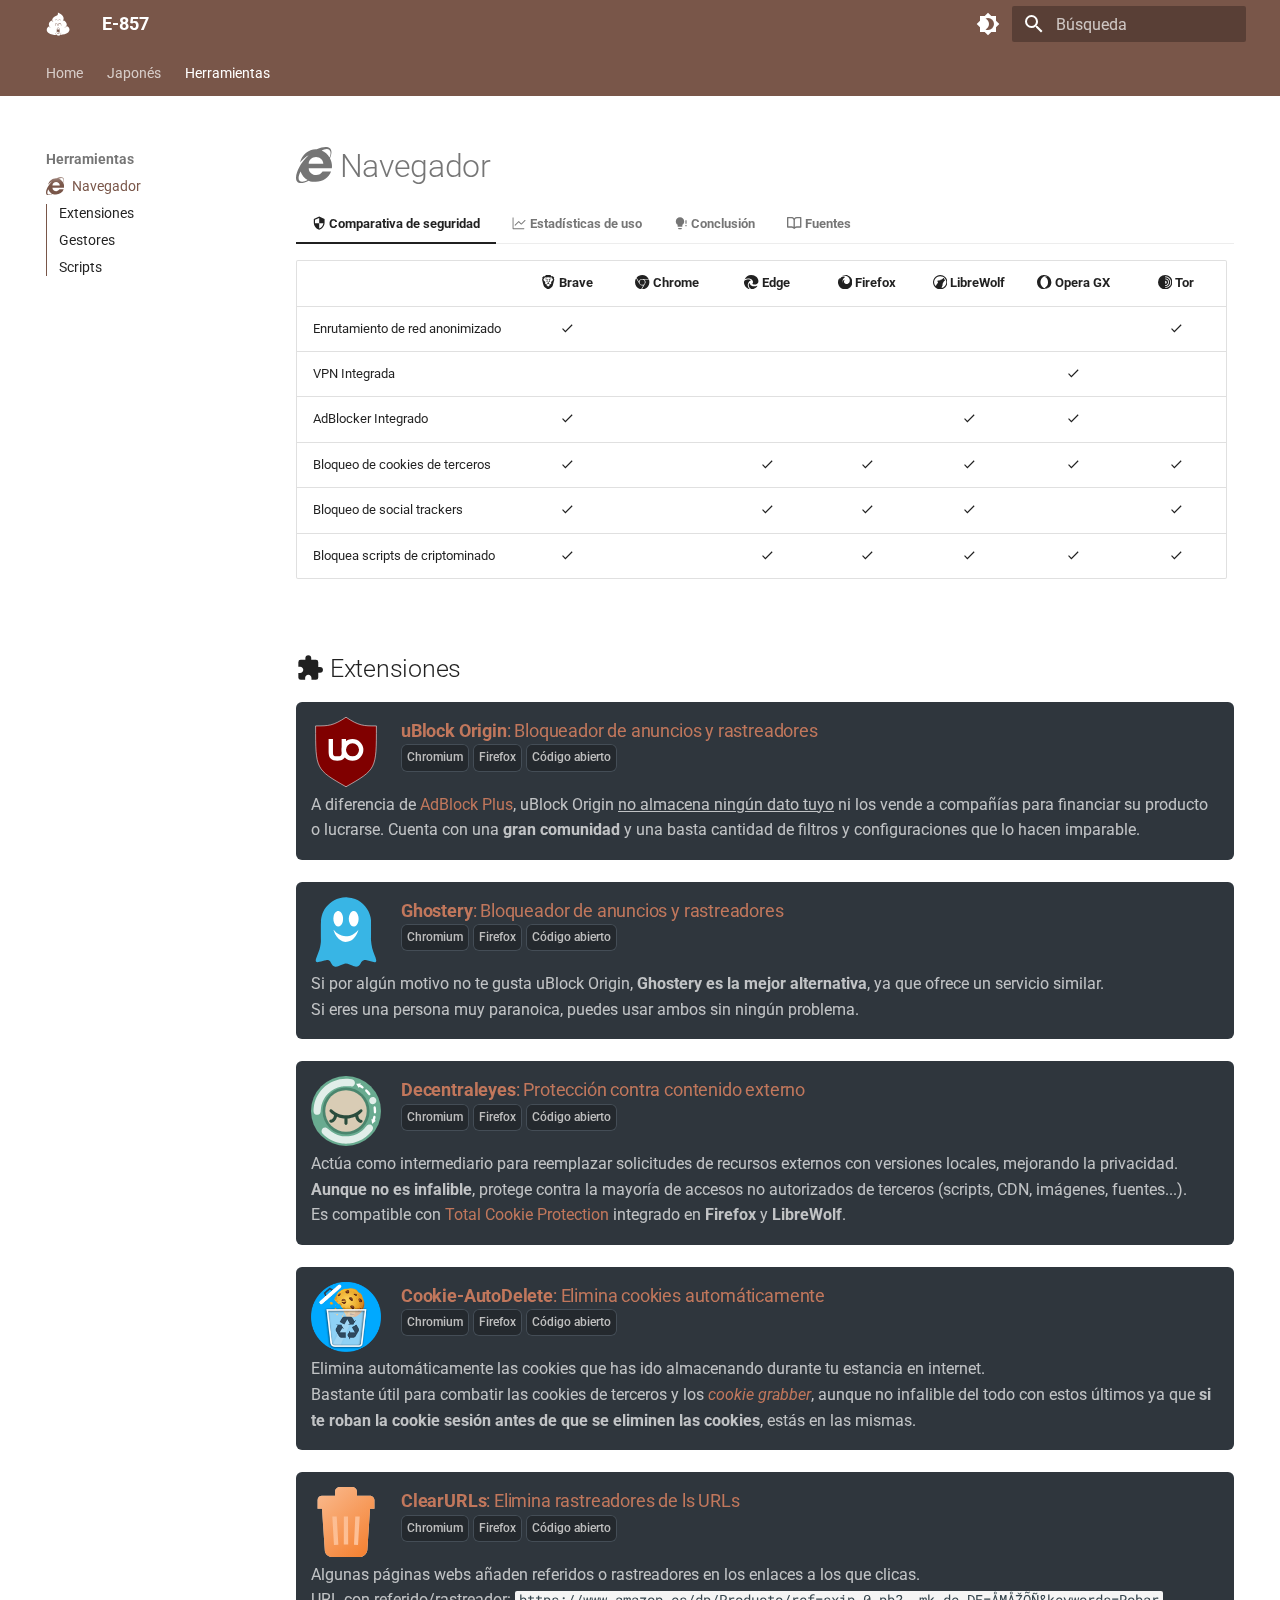
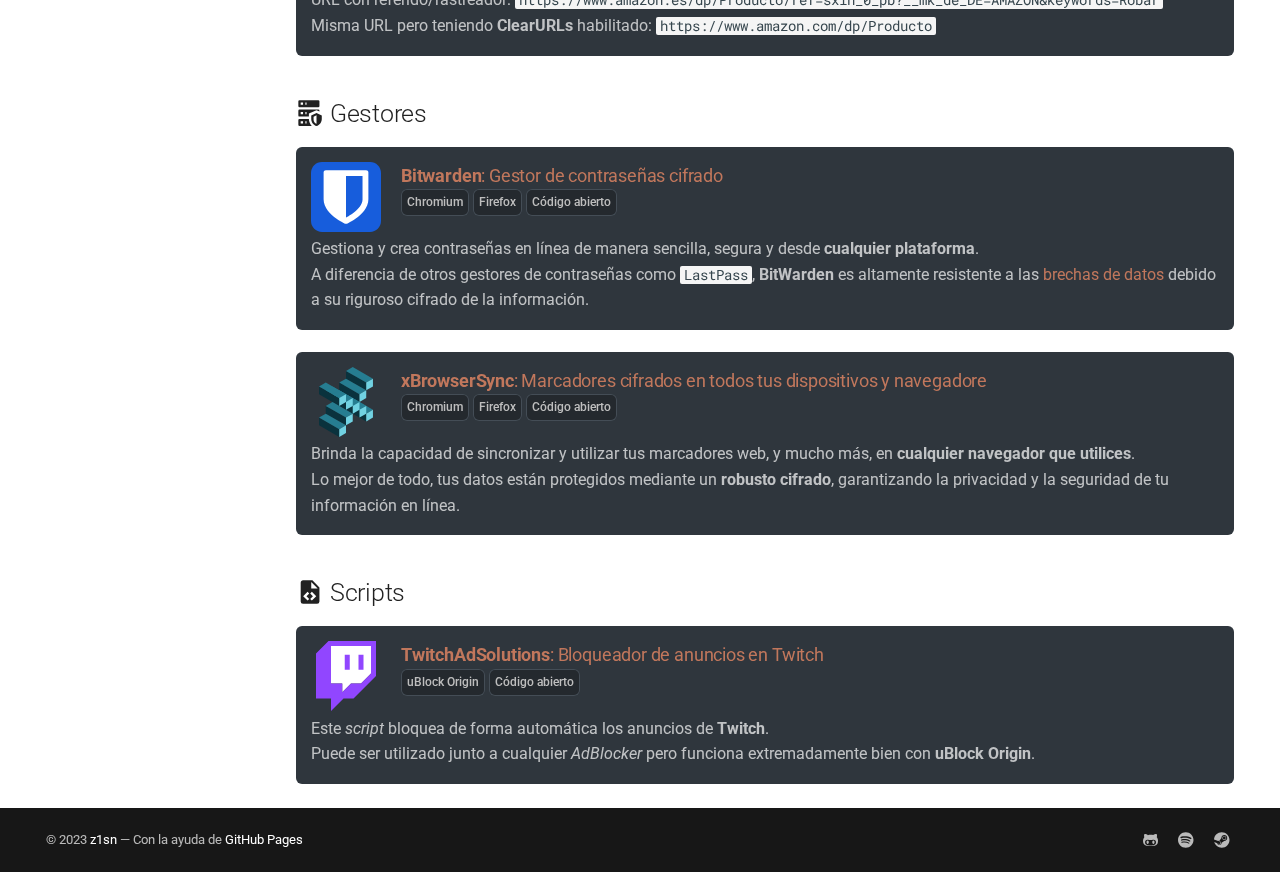
<file: tools/browser/index.html>
<!doctype html>
<html lang="es" class="no-js">
  <head>
    
      <meta charset="utf-8">
      <meta name="viewport" content="width=device-width,initial-scale=1">
      
      
      
      
        <link rel="prev" href="../../japanese/anki/">
      
      
      
      <link rel="icon" href="../../assets/logo.svg">
      <meta name="generator" content="mkdocs-1.5.3, mkdocs-material-9.4.2">
    
    
      
        <title>Navegador - E-857</title>
      
    
    
      <link rel="stylesheet" href="../../assets/stylesheets/main.d451bc0e.min.css">
      
        
        <link rel="stylesheet" href="../../assets/stylesheets/palette.a5377069.min.css">
      
      


    
    
      
    
    
      
        
        
        <link rel="preconnect" href="https://fonts.gstatic.com" crossorigin>
        <link rel="stylesheet" href="https://fonts.googleapis.com/css?family=Roboto:300,300i,400,400i,700,700i%7CRoboto+Mono:400,400i,700,700i&display=fallback">
        <style>:root{--md-text-font:"Roboto";--md-code-font:"Roboto Mono"}</style>
      
    
    
      <link rel="stylesheet" href="../../stylesheets/extra.css">
    
    <script>__md_scope=new URL("../..",location),__md_hash=e=>[...e].reduce((e,_)=>(e<<5)-e+_.charCodeAt(0),0),__md_get=(e,_=localStorage,t=__md_scope)=>JSON.parse(_.getItem(t.pathname+"."+e)),__md_set=(e,_,t=localStorage,a=__md_scope)=>{try{t.setItem(a.pathname+"."+e,JSON.stringify(_))}catch(e){}}</script>
    
      

    
    
    
  </head>
  
  
    
    
      
    
    
    
    
    <body dir="ltr" data-md-color-scheme="default" data-md-color-primary="brown" data-md-color-accent="deep-orange">
  
    
    
      <script>var palette=__md_get("__palette");if(palette&&"object"==typeof palette.color)for(var key of Object.keys(palette.color))document.body.setAttribute("data-md-color-"+key,palette.color[key])</script>
    
    <input class="md-toggle" data-md-toggle="drawer" type="checkbox" id="__drawer" autocomplete="off">
    <input class="md-toggle" data-md-toggle="search" type="checkbox" id="__search" autocomplete="off">
    <label class="md-overlay" for="__drawer"></label>
    <div data-md-component="skip">
      
        
        <a href="#navegador" class="md-skip">
          Saltar a contenido
        </a>
      
    </div>
    <div data-md-component="announce">
      
    </div>
    
    
      

<header class="md-header" data-md-component="header">
  <nav class="md-header__inner md-grid" aria-label="Cabecera">
    <a href="../.." title="E-857" class="md-header__button md-logo" aria-label="E-857" data-md-component="logo">
      
  <img src="../../assets/logo.svg" alt="logo">

    </a>
    <label class="md-header__button md-icon" for="__drawer">
      
      <svg xmlns="http://www.w3.org/2000/svg" viewBox="0 0 24 24"><path d="M3 6h18v2H3V6m0 5h18v2H3v-2m0 5h18v2H3v-2Z"/></svg>
    </label>
    <div class="md-header__title" data-md-component="header-title">
      <div class="md-header__ellipsis">
        <div class="md-header__topic">
          <span class="md-ellipsis">
            E-857
          </span>
        </div>
        <div class="md-header__topic" data-md-component="header-topic">
          <span class="md-ellipsis">
            
              Navegador
            
          </span>
        </div>
      </div>
    </div>
    
      
        <form class="md-header__option" data-md-component="palette">
  
    
    
    
    <input class="md-option" data-md-color-media="" data-md-color-scheme="default" data-md-color-primary="brown" data-md-color-accent="deep-orange"  aria-label="Cambiar a modo oscuro"  type="radio" name="__palette" id="__palette_1">
    
      <label class="md-header__button md-icon" title="Cambiar a modo oscuro" for="__palette_2" hidden>
        <svg xmlns="http://www.w3.org/2000/svg" viewBox="0 0 24 24"><path d="M12 18c-.89 0-1.74-.2-2.5-.55C11.56 16.5 13 14.42 13 12c0-2.42-1.44-4.5-3.5-5.45C10.26 6.2 11.11 6 12 6a6 6 0 0 1 6 6 6 6 0 0 1-6 6m8-9.31V4h-4.69L12 .69 8.69 4H4v4.69L.69 12 4 15.31V20h4.69L12 23.31 15.31 20H20v-4.69L23.31 12 20 8.69Z"/></svg>
      </label>
    
  
    
    
    
    <input class="md-option" data-md-color-media="" data-md-color-scheme="slate" data-md-color-primary="brown" data-md-color-accent="deep-orange"  aria-label="Cambiar a modo claro"  type="radio" name="__palette" id="__palette_2">
    
      <label class="md-header__button md-icon" title="Cambiar a modo claro" for="__palette_1" hidden>
        <svg xmlns="http://www.w3.org/2000/svg" viewBox="0 0 24 24"><path d="M12 8a4 4 0 0 0-4 4 4 4 0 0 0 4 4 4 4 0 0 0 4-4 4 4 0 0 0-4-4m0 10a6 6 0 0 1-6-6 6 6 0 0 1 6-6 6 6 0 0 1 6 6 6 6 0 0 1-6 6m8-9.31V4h-4.69L12 .69 8.69 4H4v4.69L.69 12 4 15.31V20h4.69L12 23.31 15.31 20H20v-4.69L23.31 12 20 8.69Z"/></svg>
      </label>
    
  
</form>
      
    
    
    
      <label class="md-header__button md-icon" for="__search">
        
        <svg xmlns="http://www.w3.org/2000/svg" viewBox="0 0 24 24"><path d="M9.5 3A6.5 6.5 0 0 1 16 9.5c0 1.61-.59 3.09-1.56 4.23l.27.27h.79l5 5-1.5 1.5-5-5v-.79l-.27-.27A6.516 6.516 0 0 1 9.5 16 6.5 6.5 0 0 1 3 9.5 6.5 6.5 0 0 1 9.5 3m0 2C7 5 5 7 5 9.5S7 14 9.5 14 14 12 14 9.5 12 5 9.5 5Z"/></svg>
      </label>
      <div class="md-search" data-md-component="search" role="dialog">
  <label class="md-search__overlay" for="__search"></label>
  <div class="md-search__inner" role="search">
    <form class="md-search__form" name="search">
      <input type="text" class="md-search__input" name="query" aria-label="Búsqueda" placeholder="Búsqueda" autocapitalize="off" autocorrect="off" autocomplete="off" spellcheck="false" data-md-component="search-query" required>
      <label class="md-search__icon md-icon" for="__search">
        
        <svg xmlns="http://www.w3.org/2000/svg" viewBox="0 0 24 24"><path d="M9.5 3A6.5 6.5 0 0 1 16 9.5c0 1.61-.59 3.09-1.56 4.23l.27.27h.79l5 5-1.5 1.5-5-5v-.79l-.27-.27A6.516 6.516 0 0 1 9.5 16 6.5 6.5 0 0 1 3 9.5 6.5 6.5 0 0 1 9.5 3m0 2C7 5 5 7 5 9.5S7 14 9.5 14 14 12 14 9.5 12 5 9.5 5Z"/></svg>
        
        <svg xmlns="http://www.w3.org/2000/svg" viewBox="0 0 24 24"><path d="M20 11v2H8l5.5 5.5-1.42 1.42L4.16 12l7.92-7.92L13.5 5.5 8 11h12Z"/></svg>
      </label>
      <nav class="md-search__options" aria-label="Buscar">
        
        <button type="reset" class="md-search__icon md-icon" title="Limpiar" aria-label="Limpiar" tabindex="-1">
          
          <svg xmlns="http://www.w3.org/2000/svg" viewBox="0 0 24 24"><path d="M19 6.41 17.59 5 12 10.59 6.41 5 5 6.41 10.59 12 5 17.59 6.41 19 12 13.41 17.59 19 19 17.59 13.41 12 19 6.41Z"/></svg>
        </button>
      </nav>
      
        <div class="md-search__suggest" data-md-component="search-suggest"></div>
      
    </form>
    <div class="md-search__output">
      <div class="md-search__scrollwrap" data-md-scrollfix>
        <div class="md-search-result" data-md-component="search-result">
          <div class="md-search-result__meta">
            Inicializando búsqueda
          </div>
          <ol class="md-search-result__list" role="presentation"></ol>
        </div>
      </div>
    </div>
  </div>
</div>
    
    
  </nav>
  
</header>
    
    <div class="md-container" data-md-component="container">
      
      
        
          
            
<nav class="md-tabs" aria-label="Pestañas" data-md-component="tabs">
  <div class="md-grid">
    <ul class="md-tabs__list">
      
        
  
  
  
    <li class="md-tabs__item">
      <a href="../.." class="md-tabs__link">
        
  
    
  
  Home

      </a>
    </li>
  

      
        
  
  
  
    
    
      <li class="md-tabs__item">
        <a href="../../japanese/" class="md-tabs__link">
          
  
  Japonés

        </a>
      </li>
    
  

      
        
  
  
    
  
  
    
    
      <li class="md-tabs__item md-tabs__item--active">
        <a href="./" class="md-tabs__link">
          
  
  Herramientas

        </a>
      </li>
    
  

      
    </ul>
  </div>
</nav>
          
        
      
      <main class="md-main" data-md-component="main">
        <div class="md-main__inner md-grid">
          
            
              
              <div class="md-sidebar md-sidebar--primary" data-md-component="sidebar" data-md-type="navigation" >
                <div class="md-sidebar__scrollwrap">
                  <div class="md-sidebar__inner">
                    


  


  

<nav class="md-nav md-nav--primary md-nav--lifted md-nav--integrated" aria-label="Navegación" data-md-level="0">
  <label class="md-nav__title" for="__drawer">
    <a href="../.." title="E-857" class="md-nav__button md-logo" aria-label="E-857" data-md-component="logo">
      
  <img src="../../assets/logo.svg" alt="logo">

    </a>
    E-857
  </label>
  
  <ul class="md-nav__list" data-md-scrollfix>
    
      
      
  
  
  
    <li class="md-nav__item">
      <a href="../.." class="md-nav__link">
        
  
  <span class="md-ellipsis">
    Home
  </span>
  

      </a>
    </li>
  

    
      
      
  
  
  
    
    
    
    
    
      
      
    
    <li class="md-nav__item md-nav__item--section md-nav__item--nested">
      
        
        
        
        <input class="md-nav__toggle md-toggle " type="checkbox" id="__nav_2" >
        
          
          <label class="md-nav__link" for="__nav_2" id="__nav_2_label" tabindex="">
            
  
  <span class="md-ellipsis">
    Japonés
  </span>
  

            <span class="md-nav__icon md-icon"></span>
          </label>
        
        <nav class="md-nav" data-md-level="1" aria-labelledby="__nav_2_label" aria-expanded="false">
          <label class="md-nav__title" for="__nav_2">
            <span class="md-nav__icon md-icon"></span>
            Japonés
          </label>
          <ul class="md-nav__list" data-md-scrollfix>
            
              
                
  
  
  
    <li class="md-nav__item">
      <a href="../../japanese/" class="md-nav__link">
        
  
    <svg xmlns="http://www.w3.org/2000/svg" viewBox="0 0 24 24"><path d="M10 20v-6h4v6h5v-8h3L12 3 2 12h3v8h5Z"/></svg>
  
  <span class="md-ellipsis">
    Introducción
  </span>
  
    
  
  
    <span class="md-status md-status--new" title="Recién actualizado">
    </span>
  

  

      </a>
    </li>
  

              
            
              
                
  
  
  
    <li class="md-nav__item">
      <a href="../../japanese/kana/" class="md-nav__link">
        
  
    <svg xmlns="http://www.w3.org/2000/svg" viewBox="0 0 24 24"><path d="M9 4v2H6v2h3v2c-2.75 0-5 2.27-5 5.03a5.04 5.04 0 0 0 5.03 5.03c.86 0 1.69-.29 2.37-.8.23.28.48.56.75.83l1.41-1.42c-.26-.25-.49-.52-.7-.78l1-1c1.07-1.07 1.92-2.66 2.56-4.3.89.52 1.58 1.31 1.58 2.41 0 1.32-.53 2.6-1.46 3.54l1.41 1.41A7.001 7.001 0 0 0 20 15c0-1.96-1.18-3.64-2.85-4.45l.35-1.26-1.95-.51-.34 1.27c-.08 0-.15-.05-.24-.05H11V8h5V6h-5V4m0 8h3.5c-.56 1.37-1.31 2.72-2.06 3.47l-.65.66c-.54-1.2-.79-2.54-.79-4.13m-2 0c0 2.07.41 3.94 1.3 5.59-.36.3-.8.47-1.27.47-1.7 0-3.03-1.33-3.03-3.03C6 13.34 7.32 12 9 12Z"/></svg>
  
  <span class="md-ellipsis">
    Kana
  </span>
  

      </a>
    </li>
  

              
            
              
                
  
  
  
    <li class="md-nav__item">
      <a href="../../japanese/anki/" class="md-nav__link">
        
  
    <svg xmlns="http://www.w3.org/2000/svg" viewBox="0 0 24 24"><path d="M4 6v14h14v2H3c-.6 0-1-.4-1-1V6h2m4-4h12a2 2 0 0 1 2 2v12c0 1.11-.89 2-2 2H8a2 2 0 0 1-2-2V4c0-1.1.9-2 2-2m8.3 11.3-.4-2.6 1.9-1.9-2.6-.4L14 6l-1.2 2.4-2.6.4 1.9 1.8-.5 2.6L14 12l2.3 1.3Z"/></svg>
  
  <span class="md-ellipsis">
    Anki
  </span>
  

      </a>
    </li>
  

              
            
          </ul>
        </nav>
      
    </li>
  

    
      
      
  
  
    
  
  
    
    
    
    
    
      
      
    
    <li class="md-nav__item md-nav__item--active md-nav__item--section md-nav__item--nested">
      
        
        
        
        <input class="md-nav__toggle md-toggle " type="checkbox" id="__nav_3" checked>
        
          
          <label class="md-nav__link" for="__nav_3" id="__nav_3_label" tabindex="">
            
  
  <span class="md-ellipsis">
    Herramientas
  </span>
  

            <span class="md-nav__icon md-icon"></span>
          </label>
        
        <nav class="md-nav" data-md-level="1" aria-labelledby="__nav_3_label" aria-expanded="true">
          <label class="md-nav__title" for="__nav_3">
            <span class="md-nav__icon md-icon"></span>
            Herramientas
          </label>
          <ul class="md-nav__list" data-md-scrollfix>
            
              
                
  
  
    
  
  
    <li class="md-nav__item md-nav__item--active">
      
      <input class="md-nav__toggle md-toggle" type="checkbox" id="__toc">
      
      
        
      
      
        <label class="md-nav__link md-nav__link--active" for="__toc">
          
  
    <svg xmlns="http://www.w3.org/2000/svg" viewBox="0 0 512 512"><!--! Font Awesome Free 6.4.2 by @fontawesome - https://fontawesome.com License - https://fontawesome.com/license/free (Icons: CC BY 4.0, Fonts: SIL OFL 1.1, Code: MIT License) Copyright 2023 Fonticons, Inc.--><path d="M483.049 159.706c10.855-24.575 21.424-60.438 21.424-87.871 0-72.722-79.641-98.371-209.673-38.577-107.632-7.181-211.221 73.67-237.098 186.457 30.852-34.862 78.271-82.298 121.977-101.158C125.404 166.85 79.128 228.002 43.992 291.725 23.246 329.651 0 390.94 0 436.747c0 98.575 92.854 86.5 180.251 42.006 31.423 15.43 66.559 15.573 101.695 15.573 97.124 0 184.249-54.294 216.814-146.022H377.927c-52.509 88.593-196.819 52.996-196.819-47.436H509.9c6.407-43.581-1.655-95.715-26.851-141.162zM64.559 346.877c17.711 51.15 53.703 95.871 100.266 123.304-88.741 48.94-173.267 29.096-100.266-123.304zm115.977-108.873c2-55.151 50.276-94.871 103.98-94.871 53.418 0 101.981 39.72 103.981 94.871H180.536zm184.536-187.6c21.425-10.287 48.563-22.003 72.558-22.003 31.422 0 54.274 21.717 54.274 53.722 0 20.003-7.427 49.007-14.569 67.867-26.28-42.292-65.986-81.584-112.263-99.586z"/></svg>
  
  <span class="md-ellipsis">
    Navegador
  </span>
  

          <span class="md-nav__icon md-icon"></span>
        </label>
      
      <a href="./" class="md-nav__link md-nav__link--active">
        
  
    <svg xmlns="http://www.w3.org/2000/svg" viewBox="0 0 512 512"><!--! Font Awesome Free 6.4.2 by @fontawesome - https://fontawesome.com License - https://fontawesome.com/license/free (Icons: CC BY 4.0, Fonts: SIL OFL 1.1, Code: MIT License) Copyright 2023 Fonticons, Inc.--><path d="M483.049 159.706c10.855-24.575 21.424-60.438 21.424-87.871 0-72.722-79.641-98.371-209.673-38.577-107.632-7.181-211.221 73.67-237.098 186.457 30.852-34.862 78.271-82.298 121.977-101.158C125.404 166.85 79.128 228.002 43.992 291.725 23.246 329.651 0 390.94 0 436.747c0 98.575 92.854 86.5 180.251 42.006 31.423 15.43 66.559 15.573 101.695 15.573 97.124 0 184.249-54.294 216.814-146.022H377.927c-52.509 88.593-196.819 52.996-196.819-47.436H509.9c6.407-43.581-1.655-95.715-26.851-141.162zM64.559 346.877c17.711 51.15 53.703 95.871 100.266 123.304-88.741 48.94-173.267 29.096-100.266-123.304zm115.977-108.873c2-55.151 50.276-94.871 103.98-94.871 53.418 0 101.981 39.72 103.981 94.871H180.536zm184.536-187.6c21.425-10.287 48.563-22.003 72.558-22.003 31.422 0 54.274 21.717 54.274 53.722 0 20.003-7.427 49.007-14.569 67.867-26.28-42.292-65.986-81.584-112.263-99.586z"/></svg>
  
  <span class="md-ellipsis">
    Navegador
  </span>
  

      </a>
      
        

<nav class="md-nav md-nav--secondary" aria-label="Tabla de contenidos">
  
  
  
    
  
  
    <label class="md-nav__title" for="__toc">
      <span class="md-nav__icon md-icon"></span>
      Tabla de contenidos
    </label>
    <ul class="md-nav__list" data-md-component="toc" data-md-scrollfix>
      
        <li class="md-nav__item">
  <a href="#extensiones" class="md-nav__link">
     Extensiones
  </a>
  
</li>
      
        <li class="md-nav__item">
  <a href="#gestores" class="md-nav__link">
     Gestores
  </a>
  
</li>
      
        <li class="md-nav__item">
  <a href="#scripts" class="md-nav__link">
     Scripts
  </a>
  
</li>
      
    </ul>
  
</nav>
      
    </li>
  

              
            
          </ul>
        </nav>
      
    </li>
  

    
  </ul>
</nav>
                  </div>
                </div>
              </div>
            
            
          
          
            <div class="md-content" data-md-component="content">
              <article class="md-content__inner md-typeset">
                
                  


<style>
    /* CHARTS */
    .chart {
        width: 300px;
    }

    .bar {
        display: flex;
        align-items: center;
        width: 100%;
        height: 20px;
        margin-top: 1px;
    }
    /* KAWAII TABLE */
    .container {
        background-color:#2f363d;
        padding:5px 15px 1px;
        border-radius:6px;
        margin-bottom:22px;
    }
    img.app {
        width:70px;
        max-height:70px;
        float:left;
        margin:10px 20px 0 0
    }
    h3.app {
        font-size: 18px;
        margin-top: 10px;
    }
    a.app {
        color: #C1775C 
    }
    .tags {
        margin-top: -15px;
        margin-bottom: 20px
    }
    .tag {
        display:inline-block;
        margin:0;
        font-weight:500;
        text-align:center;
        text-decoration:none;
        border:0;
        border-radius:6px;
        appearance:none;
        color:#bebebe;
        background-color:#24292e;
        box-shadow:inset 0 0 0 1px var(--theme-ui-colors-border,#444d56);
        padding:4px 6px;
        font-size:12px
    }
    .desc {
        margin-top:5px;
        color: #ffffffb3 !important
    }

</style>

<h1 id="navegador"><span class="twemoji"><svg xmlns="http://www.w3.org/2000/svg" viewBox="0 0 512 512"><!--! Font Awesome Free 6.4.2 by @fontawesome - https://fontawesome.com License - https://fontawesome.com/license/free (Icons: CC BY 4.0, Fonts: SIL OFL 1.1, Code: MIT License) Copyright 2023 Fonticons, Inc.--><path d="M483.049 159.706c10.855-24.575 21.424-60.438 21.424-87.871 0-72.722-79.641-98.371-209.673-38.577-107.632-7.181-211.221 73.67-237.098 186.457 30.852-34.862 78.271-82.298 121.977-101.158C125.404 166.85 79.128 228.002 43.992 291.725 23.246 329.651 0 390.94 0 436.747c0 98.575 92.854 86.5 180.251 42.006 31.423 15.43 66.559 15.573 101.695 15.573 97.124 0 184.249-54.294 216.814-146.022H377.927c-52.509 88.593-196.819 52.996-196.819-47.436H509.9c6.407-43.581-1.655-95.715-26.851-141.162zM64.559 346.877c17.711 51.15 53.703 95.871 100.266 123.304-88.741 48.94-173.267 29.096-100.266-123.304zm115.977-108.873c2-55.151 50.276-94.871 103.98-94.871 53.418 0 101.981 39.72 103.981 94.871H180.536zm184.536-187.6c21.425-10.287 48.563-22.003 72.558-22.003 31.422 0 54.274 21.717 54.274 53.722 0 20.003-7.427 49.007-14.569 67.867-26.28-42.292-65.986-81.584-112.263-99.586z"/></svg></span> Navegador</h1>
<div class="tabbed-set tabbed-alternate" data-tabs="1:4"><input checked="checked" id="__tabbed_1_1" name="__tabbed_1" type="radio" /><input id="__tabbed_1_2" name="__tabbed_1" type="radio" /><input id="__tabbed_1_3" name="__tabbed_1" type="radio" /><input id="__tabbed_1_4" name="__tabbed_1" type="radio" /><div class="tabbed-labels"><label for="__tabbed_1_1"><span class="twemoji"><svg xmlns="http://www.w3.org/2000/svg" viewBox="0 0 24 24"><path d="M12 12h7c-.53 4.11-3.28 7.78-7 8.92V12H5V6.3l7-3.11M12 1 3 5v6c0 5.55 3.84 10.73 9 12 5.16-1.27 9-6.45 9-12V5l-9-4Z"/></svg></span> Comparativa de seguridad</label><label for="__tabbed_1_2"><span class="twemoji"><svg xmlns="http://www.w3.org/2000/svg" viewBox="0 0 24 24"><path d="M2.5 2.75a.75.75 0 0 0-1.5 0v18.5c0 .414.336.75.75.75H20a.75.75 0 0 0 0-1.5H2.5V2.75Z"/><path d="M22.28 7.78a.75.75 0 0 0-1.06-1.06l-5.72 5.72-3.72-3.72a.75.75 0 0 0-1.06 0l-6 6a.75.75 0 1 0 1.06 1.06l5.47-5.47 3.72 3.72a.75.75 0 0 0 1.06 0l6.25-6.25Z"/></svg></span> Estadísticas de uso</label><label for="__tabbed_1_3"><span class="twemoji"><svg xmlns="http://www.w3.org/2000/svg" viewBox="0 0 24 24"><path d="M10 2C6.1 2 3 5.1 3 9c0 2.4 1.2 4.5 3 5.7V17c0 .6.4 1 1 1h6c.6 0 1-.4 1-1v-2.3c1.8-1.3 3-3.4 3-5.7 0-3.9-3.1-7-7-7M7 21c0 .6.4 1 1 1h4c.6 0 1-.4 1-1v-1H7v1m12-9V7h2v6h-2m0 4v-2h2v2h-2Z"/></svg></span> Conclusión</label><label for="__tabbed_1_4"><span class="twemoji"><svg xmlns="http://www.w3.org/2000/svg" viewBox="0 0 16 16"><path d="M0 1.75A.75.75 0 0 1 .75 1h4.253c1.227 0 2.317.59 3 1.501A3.743 3.743 0 0 1 11.006 1h4.245a.75.75 0 0 1 .75.75v10.5a.75.75 0 0 1-.75.75h-4.507a2.25 2.25 0 0 0-1.591.659l-.622.621a.75.75 0 0 1-1.06 0l-.622-.621A2.25 2.25 0 0 0 5.258 13H.75a.75.75 0 0 1-.75-.75Zm7.251 10.324.004-5.073-.002-2.253A2.25 2.25 0 0 0 5.003 2.5H1.5v9h3.757a3.75 3.75 0 0 1 1.994.574ZM8.755 4.75l-.004 7.322a3.752 3.752 0 0 1 1.992-.572H14.5v-9h-3.495a2.25 2.25 0 0 0-2.25 2.25Z"/></svg></span> Fuentes</label></div>
<div class="tabbed-content">
<div class="tabbed-block">
<table>
<thead>
<tr>
<th></th>
<th style="text-align: center;"><span class="twemoji"><svg xmlns="http://www.w3.org/2000/svg" viewBox="0 0 24 24"><path d="m15.68 0 2.096 2.38s1.84-.512 2.709.358c.868.87 1.584 1.638 1.584 1.638l-.562 1.381.715 2.047s-2.104 7.98-2.35 8.955c-.486 1.919-.818 2.66-2.198 3.633a186.42 186.42 0 0 1-4.293 2.916c-.409.256-.92.692-1.38.692-.46 0-.97-.436-1.38-.692a185.796 185.796 0 0 1-4.293-2.916c-1.38-.973-1.712-1.714-2.197-3.633-.247-.975-2.351-8.955-2.351-8.955l.715-2.047-.562-1.381s.716-.768 1.585-1.638c.868-.87 2.708-.358 2.708-.358L8.321 0h7.36zm-3.679 14.936c-.14 0-1.038.317-1.758.69-.72.373-1.242.637-1.409.742-.167.104-.065.301.087.409.152.107 2.194 1.69 2.393 1.866.198.175.489.464.687.464.198 0 .49-.29.688-.464.198-.175 2.24-1.759 2.392-1.866.152-.108.254-.305.087-.41-.167-.104-.689-.368-1.41-.741-.72-.373-1.617-.69-1.757-.69zm0-11.278s-.409.001-1.022.206-1.278.46-1.584.46c-.307 0-2.581-.434-2.581-.434S4.119 7.152 4.119 7.849c0 .697.339.881.68 1.243l2.02 2.149c.192.203.59.511.356 1.066-.235.555-.58 1.26-.196 1.977.384.716 1.042 1.194 1.464 1.115.421-.08 1.412-.598 1.776-.834.364-.237 1.518-1.19 1.518-1.554 0-.365-1.193-1.02-1.413-1.168-.22-.15-1.226-.725-1.247-.95-.02-.227-.012-.293.284-.851.297-.559.831-1.304.742-1.8-.089-.495-.95-.753-1.565-.986-.615-.232-1.799-.671-1.947-.74-.148-.068-.11-.133.339-.175.448-.043 1.719-.212 2.292-.052.573.16 1.552.403 1.632.532.079.13.149.134.067.579-.081.445-.5 2.581-.541 2.96-.04.38-.12.63.288.724.409.094 1.097.256 1.333.256s.924-.162 1.333-.256c.408-.093.329-.344.288-.723-.04-.38-.46-2.516-.541-2.961-.082-.445-.012-.45.067-.579.08-.129 1.059-.372 1.632-.532.573-.16 1.845.009 2.292.052.449.042.487.107.339.175-.148.069-1.332.508-1.947.74-.615.233-1.476.49-1.565.986-.09.496.445 1.241.742 1.8.297.558.304.624.284.85-.02.226-1.026.802-1.247.95-.22.15-1.413.804-1.413 1.169 0 .364 1.154 1.317 1.518 1.554.364.236 1.355.755 1.776.834.422.079 1.08-.4 1.464-1.115.384-.716.039-1.422-.195-1.977-.235-.555.163-.863.355-1.066l2.02-2.149c.341-.362.68-.546.68-1.243 0-.697-2.695-3.96-2.695-3.96s-2.274.436-2.58.436c-.307 0-.972-.256-1.585-.461-.613-.205-1.022-.206-1.022-.206z"/></svg></span> Brave</th>
<th style="text-align: center;"><span class="twemoji"><svg xmlns="http://www.w3.org/2000/svg" viewBox="0 0 24 24"><path d="M12 0C8.21 0 4.831 1.757 2.632 4.501l3.953 6.848A5.454 5.454 0 0 1 12 6.545h10.691A12 12 0 0 0 12 0zM1.931 5.47A11.943 11.943 0 0 0 0 12c0 6.012 4.42 10.991 10.189 11.864l3.953-6.847a5.45 5.45 0 0 1-6.865-2.29zm13.342 2.166a5.446 5.446 0 0 1 1.45 7.09l.002.001h-.002l-5.344 9.257c.206.01.413.016.621.016 6.627 0 12-5.373 12-12 0-1.54-.29-3.011-.818-4.364zM12 16.364a4.364 4.364 0 1 1 0-8.728 4.364 4.364 0 0 1 0 8.728Z"/></svg></span> Chrome</th>
<th style="text-align: center;"><span class="twemoji"><svg xmlns="http://www.w3.org/2000/svg" viewBox="0 0 24 24"><path d="M21.86 17.86q.14 0 .25.12.1.13.1.25t-.11.33l-.32.46-.43.53-.44.5q-.21.25-.38.42l-.22.23q-.58.53-1.34 1.04-.76.51-1.6.91-.86.4-1.74.64t-1.67.24q-.9 0-1.69-.28-.8-.28-1.48-.78-.68-.5-1.22-1.17-.53-.66-.92-1.44-.38-.77-.58-1.6-.2-.83-.2-1.67 0-1 .32-1.96.33-.97.87-1.8.14.95.55 1.77.41.82 1.02 1.5.6.68 1.38 1.21.78.54 1.64.9.86.36 1.77.56.92.2 1.8.2 1.12 0 2.18-.24 1.06-.23 2.06-.72l.2-.1.2-.05zm-15.5-1.27q0 1.1.27 2.15.27 1.06.78 2.03.51.96 1.24 1.77.74.82 1.66 1.4-1.47-.2-2.8-.74-1.33-.55-2.48-1.37-1.15-.83-2.08-1.9-.92-1.07-1.58-2.33T.36 14.94Q0 13.54 0 12.06q0-.81.32-1.49.31-.68.83-1.23.53-.55 1.2-.96.66-.4 1.35-.66.74-.27 1.5-.39.78-.12 1.55-.12.7 0 1.42.1.72.12 1.4.35.68.23 1.32.57.63.35 1.16.83-.35 0-.7.07-.33.07-.65.23v-.02q-.63.28-1.2.74-.57.46-1.05 1.04-.48.58-.87 1.26-.38.67-.65 1.39-.27.71-.42 1.44-.15.72-.15 1.38zM11.96.06q1.7 0 3.33.39 1.63.38 3.07 1.15 1.43.77 2.62 1.93 1.18 1.16 1.98 2.7.49.94.76 1.96.28 1 .28 2.08 0 .89-.23 1.7-.24.8-.69 1.48-.45.68-1.1 1.22-.64.53-1.45.88-.54.24-1.11.36-.58.13-1.16.13-.42 0-.97-.03-.54-.03-1.1-.12-.55-.1-1.05-.28-.5-.19-.84-.5-.12-.09-.23-.24-.1-.16-.1-.33 0-.15.16-.35.16-.2.35-.5.2-.28.36-.68.16-.4.16-.95 0-1.06-.4-1.96-.4-.91-1.06-1.64-.66-.74-1.52-1.28-.86-.55-1.79-.89-.84-.3-1.72-.44-.87-.14-1.76-.14-1.55 0-3.06.45T.94 7.55q.71-1.74 1.81-3.13 1.1-1.38 2.52-2.35Q6.68 1.1 8.37.58q1.7-.52 3.58-.52Z"/></svg></span> Edge</th>
<th style="text-align: center;"><span class="twemoji"><svg xmlns="http://www.w3.org/2000/svg" viewBox="0 0 24 24"><path d="M20.452 3.445a11.002 11.002 0 0 0-2.482-1.908C16.944.997 15.098.093 12.477.032c-.734-.017-1.457.03-2.174.144-.72.114-1.398.292-2.118.56-1.017.377-1.996.975-2.574 1.554.583-.349 1.476-.733 2.55-.992a10.083 10.083 0 0 1 3.729-.167c2.341.34 4.178 1.381 5.48 2.625a8.066 8.066 0 0 1 1.298 1.587c1.468 2.382 1.33 5.376.184 7.142-.85 1.312-2.67 2.544-4.37 2.53-.583-.023-1.438-.152-2.25-.566-2.629-1.343-3.021-4.688-1.118-6.306-.632-.136-1.82.13-2.646 1.363-.742 1.107-.7 2.816-.242 4.028a6.473 6.473 0 0 1-.59-1.895 7.695 7.695 0 0 1 .416-3.845A8.212 8.212 0 0 1 9.45 5.399c.896-1.069 1.908-1.72 2.75-2.005-.54-.471-1.411-.738-2.421-.767C8.31 2.583 6.327 3.061 4.7 4.41a8.148 8.148 0 0 0-1.976 2.414c-.455.836-.691 1.659-.697 1.678.122-1.445.704-2.994 1.248-4.055-.79.413-1.827 1.668-2.41 3.042C.095 9.37-.2 11.608.14 13.989c.966 5.668 5.9 9.982 11.843 9.982C18.62 23.971 24 18.591 24 11.956a11.93 11.93 0 0 0-3.548-8.511z"/></svg></span> Firefox</th>
<th style="text-align: center;"><span class="twemoji"><?xml version="1.0" encoding="UTF-8" standalone="no"?>
<!-- Created with Inkscape (http://www.inkscape.org/) -->

<svg
   width="67.733337mm"
   height="67.733337mm"
   viewBox="0 0 67.733337 67.733337"
   version="1.1"
   id="svg8"
   inkscape:version="1.3 (0e150ed6c4, 2023-07-21)"
   sodipodi:docname="LibroWolfOut.svg"
   xmlns:inkscape="http://www.inkscape.org/namespaces/inkscape"
   xmlns:sodipodi="http://sodipodi.sourceforge.net/DTD/sodipodi-0.dtd"
   xmlns="http://www.w3.org/2000/svg"
   xmlns:svg="http://www.w3.org/2000/svg"
   xmlns:rdf="http://www.w3.org/1999/02/22-rdf-syntax-ns#"
   xmlns:cc="http://creativecommons.org/ns#"
   xmlns:dc="http://purl.org/dc/elements/1.1/">
  <defs
     id="defs2" />
  <sodipodi:namedview
     id="base"
     pagecolor="#ffffff"
     bordercolor="#666666"
     borderopacity="1.0"
     inkscape:pageopacity="0.0"
     inkscape:pageshadow="2"
     inkscape:zoom="2.8"
     inkscape:cx="69.642857"
     inkscape:cy="128.39286"
     inkscape:document-units="mm"
     inkscape:current-layer="layer1"
     showgrid="false"
     inkscape:window-width="1920"
     inkscape:window-height="1009"
     inkscape:window-x="1912"
     inkscape:window-y="-8"
     inkscape:window-maximized="1"
     inkscape:showpageshadow="false"
     units="px"
     fit-margin-top="0"
     fit-margin-left="0"
     fit-margin-right="0"
     fit-margin-bottom="0"
     inkscape:pagecheckerboard="0"
     inkscape:deskcolor="#d1d1d1" />
  <metadata
     id="metadata5">
    <rdf:RDF>
      <cc:Work
         rdf:about="">
        <dc:format>image/svg+xml</dc:format>
        <dc:type
           rdf:resource="http://purl.org/dc/dcmitype/StillImage" />
      </cc:Work>
    </rdf:RDF>
  </metadata>
  <g
     inkscape:label="Layer 1"
     inkscape:groupmode="layer"
     id="layer1"
     transform="translate(-42.106554,-153.8982)">
    <path
       id="path847"
       style="display:inline;fill:currentColor;stroke-width:0.164759"
       d="m 76.127807,154.10587 c -5.521495,0 -9.869607,0.95156 -14.619779,3.19987 -10.212584,4.83367 -17.324182,14.51373 -18.954399,25.79922 -0.326033,2.25753 -0.327852,6.79901 -0.0036,9.26904 0.75736,5.76966 3.052845,11.22833 6.744808,16.03834 1.318417,1.71767 4.338829,4.75345 5.948474,5.9788 4.935193,3.75699 10.590447,6.11069 16.502868,6.86833 1.903722,0.24397 6.801189,0.21026 8.874394,-0.0612 6.000206,-0.7855 12.04722,-3.41323 16.791223,-7.29684 1.729476,-1.4158 4.335764,-4.15344 5.669934,-5.95555 4.48966,-6.06441 6.65127,-12.58328 6.65127,-20.05846 0,-5.67842 -0.9734,-9.98183 -3.37705,-14.92916 -1.77697,-3.65744 -3.85231,-6.48591 -6.94686,-9.46762 -6.423749,-6.18949 -14.350616,-9.38482 -23.281266,-9.38482 z m -0.111104,5.09849 c 4.902385,0.005 8.635223,0.8858 12.990938,3.06677 2.870558,1.43733 5.101626,3.09375 7.552511,5.60655 3.931188,4.03047 6.426268,8.74036 7.584558,14.31665 0.43724,2.105 0.60369,6.95457 0.31728,9.24686 -0.59464,4.75929 -2.61549,9.68868 -5.585701,13.62356 -1.095089,1.45078 -3.707192,4.08394 -5.218286,5.26079 -2.84182,2.21329 -5.785181,3.74116 -9.397359,4.87829 -1.239517,0.39021 -1.447794,0.39456 -1.336353,0.0276 0.253065,-0.83333 0.431494,-1.95839 0.492994,-3.11276 0.09745,-1.82884 1.256143,-4.72939 2.417423,-6.05022 1.021451,-1.16182 1.217024,-2.08765 1.237134,-5.86085 0.01662,-3.12356 0.05018,-3.48856 0.452169,-4.8891 0.684285,-2.38409 1.393678,-4.06743 2.22157,-5.27434 0.420739,-0.61335 1.092789,-1.70765 1.493448,-2.4321 0.400652,-0.72447 0.982224,-1.7006 1.292428,-2.1686 0.810374,-1.22263 2.541851,-2.91088 3.397209,-3.31242 0.955924,-0.44873 2.009489,-1.65697 2.357995,-2.70479 0.358236,-1.0771 0.248442,-2.77694 -0.219625,-3.40063 -0.27583,-0.36744 -0.450825,-0.43285 -1.157552,-0.43285 -0.647263,0 -0.924605,-0.0866 -1.246435,-0.38794 -0.442675,-0.41461 -0.76843,-0.35877 -0.76843,0.13201 0,0.38495 -0.589531,1.12041 -0.761193,0.94958 -0.0715,-0.0712 0.0041,-0.47884 0.167949,-0.90574 0.600431,-1.56459 0.796611,-2.56391 0.700732,-3.57485 -0.158078,-1.66681 -1.198687,-4.21683 -1.765267,-4.32582 -0.136243,-0.0263 -0.876243,0.4805 -1.644344,1.12595 -4.005505,3.36589 -7.049451,5.67433 -9.168949,6.95381 -1.011412,0.61061 -1.014495,0.61104 -2.720248,0.57408 -2.019571,-0.0437 -2.304438,0.0621 -5.673038,2.10151 -1.166728,0.70638 -2.481306,1.42053 -2.921269,1.58748 -0.442189,0.1678 -1.846178,0.41104 -3.139343,0.54378 -2.655892,0.27258 -3.366739,0.43751 -4.360458,1.01072 -0.982716,0.56688 -1.229684,0.98875 -1.020609,1.74494 0.204713,0.74041 1.293248,2.19668 2.601391,3.4807 l 0.984436,0.96634 -0.761193,1.17412 c -0.418698,0.64556 -1.048382,1.83808 -1.399398,2.65015 -0.697612,1.61395 -0.888833,1.91794 -2.279448,3.62732 -1.204688,1.48084 -2.537734,3.61311 -3.784782,6.05292 -1.066421,2.08646 -1.577059,2.62732 -3.534668,3.74583 -1.094342,0.62527 -1.055436,0.6464 -2.295983,-1.22119 -2.271751,-3.42002 -3.838707,-7.49758 -4.466912,-11.62324 -0.313899,-2.06147 -0.307723,-6.33688 0.0124,-8.48989 0.488245,-3.2837 1.739788,-6.87727 3.449402,-9.90533 2.321302,-4.11145 6.559377,-8.34903 10.659298,-10.65743 4.503682,-2.53574 9.054017,-3.72345 14.243575,-3.71821 z m 4.138248,19.83988 -1.22163,1.63781 -1.966289,0.28894 1.222148,-1.63836 z" />
  </g>
</svg>
</span> LibreWolf</th>
<th style="text-align: center;"><span class="twemoji"><svg xmlns="http://www.w3.org/2000/svg" viewBox="0 0 24 24"><path d="M8.051 5.238c-1.328 1.566-2.186 3.883-2.246 6.48v.564c.061 2.598.918 4.912 2.246 6.479 1.721 2.236 4.279 3.654 7.139 3.654a8.65 8.65 0 0 0 4.807-1.471 11.928 11.928 0 0 1-8.567 3.042C5.064 23.689 0 18.436 0 12 0 5.371 5.373 0 12 0h.045a11.965 11.965 0 0 1 7.953 3.055c-1.408-.93-3.051-1.471-4.81-1.471-2.858 0-5.417 1.42-7.14 3.654h.003zM24 12c0 3.556-1.545 6.748-4.002 8.945-3.078 1.5-5.946.451-6.896-.205 3.023-.664 5.307-4.32 5.307-8.74 0-4.422-2.283-8.075-5.307-8.74.949-.654 3.818-1.703 6.896-.205A11.96 11.96 0 0 1 24 12z"/></svg></span> Opera GX</th>
<th style="text-align: center;"><span class="twemoji"><svg xmlns="http://www.w3.org/2000/svg" viewBox="0 0 24 24"><path d="M12 21.82v-1.46A8.36 8.36 0 0 0 20.36 12 8.36 8.36 0 0 0 12 3.64V2.18A9.83 9.83 0 0 1 21.82 12 9.83 9.83 0 0 1 12 21.82zm0-5.09A4.74 4.74 0 0 0 16.73 12 4.74 4.74 0 0 0 12 7.27V5.82A6.17 6.17 0 0 1 18.18 12 6.17 6.17 0 0 1 12 18.18zm0-7.27A2.54 2.54 0 0 1 14.55 12 2.54 2.54 0 0 1 12 14.54zM0 12a12 12 0 0 0 12 12 12 12 0 0 0 12-12A12 12 0 0 0 12 0 12 12 0 0 0 0 12z"/></svg></span> Tor</th>
</tr>
</thead>
<tbody>
<tr>
<td>Enrutamiento de red anonimizado</td>
<td style="text-align: center;"><span class="twemoji"><svg xmlns="http://www.w3.org/2000/svg" viewBox="0 0 24 24"><path d="M21 7 9 19l-5.5-5.5 1.41-1.41L9 16.17 19.59 5.59 21 7Z"/></svg></span></td>
<td style="text-align: center;"></td>
<td style="text-align: center;"></td>
<td style="text-align: center;"></td>
<td style="text-align: center;"></td>
<td style="text-align: center;"></td>
<td style="text-align: center;"><span class="twemoji"><svg xmlns="http://www.w3.org/2000/svg" viewBox="0 0 24 24"><path d="M21 7 9 19l-5.5-5.5 1.41-1.41L9 16.17 19.59 5.59 21 7Z"/></svg></span></td>
</tr>
<tr>
<td>VPN Integrada</td>
<td style="text-align: center;"></td>
<td style="text-align: center;"></td>
<td style="text-align: center;"></td>
<td style="text-align: center;"></td>
<td style="text-align: center;"></td>
<td style="text-align: center;"><span class="twemoji"><svg xmlns="http://www.w3.org/2000/svg" viewBox="0 0 24 24"><path d="M21 7 9 19l-5.5-5.5 1.41-1.41L9 16.17 19.59 5.59 21 7Z"/></svg></span></td>
<td style="text-align: center;"></td>
</tr>
<tr>
<td>AdBlocker Integrado</td>
<td style="text-align: center;"><span class="twemoji"><svg xmlns="http://www.w3.org/2000/svg" viewBox="0 0 24 24"><path d="M21 7 9 19l-5.5-5.5 1.41-1.41L9 16.17 19.59 5.59 21 7Z"/></svg></span></td>
<td style="text-align: center;"></td>
<td style="text-align: center;"></td>
<td style="text-align: center;"></td>
<td style="text-align: center;"><span class="twemoji"><svg xmlns="http://www.w3.org/2000/svg" viewBox="0 0 24 24"><path d="M21 7 9 19l-5.5-5.5 1.41-1.41L9 16.17 19.59 5.59 21 7Z"/></svg></span></td>
<td style="text-align: center;"><span class="twemoji"><svg xmlns="http://www.w3.org/2000/svg" viewBox="0 0 24 24"><path d="M21 7 9 19l-5.5-5.5 1.41-1.41L9 16.17 19.59 5.59 21 7Z"/></svg></span></td>
<td style="text-align: center;"></td>
</tr>
<tr>
<td>Bloqueo de cookies de terceros</td>
<td style="text-align: center;"><span class="twemoji"><svg xmlns="http://www.w3.org/2000/svg" viewBox="0 0 24 24"><path d="M21 7 9 19l-5.5-5.5 1.41-1.41L9 16.17 19.59 5.59 21 7Z"/></svg></span></td>
<td style="text-align: center;"></td>
<td style="text-align: center;"><span class="twemoji"><svg xmlns="http://www.w3.org/2000/svg" viewBox="0 0 24 24"><path d="M21 7 9 19l-5.5-5.5 1.41-1.41L9 16.17 19.59 5.59 21 7Z"/></svg></span></td>
<td style="text-align: center;"><span class="twemoji"><svg xmlns="http://www.w3.org/2000/svg" viewBox="0 0 24 24"><path d="M21 7 9 19l-5.5-5.5 1.41-1.41L9 16.17 19.59 5.59 21 7Z"/></svg></span></td>
<td style="text-align: center;"><span class="twemoji"><svg xmlns="http://www.w3.org/2000/svg" viewBox="0 0 24 24"><path d="M21 7 9 19l-5.5-5.5 1.41-1.41L9 16.17 19.59 5.59 21 7Z"/></svg></span></td>
<td style="text-align: center;"><span class="twemoji"><svg xmlns="http://www.w3.org/2000/svg" viewBox="0 0 24 24"><path d="M21 7 9 19l-5.5-5.5 1.41-1.41L9 16.17 19.59 5.59 21 7Z"/></svg></span></td>
<td style="text-align: center;"><span class="twemoji"><svg xmlns="http://www.w3.org/2000/svg" viewBox="0 0 24 24"><path d="M21 7 9 19l-5.5-5.5 1.41-1.41L9 16.17 19.59 5.59 21 7Z"/></svg></span></td>
</tr>
<tr>
<td>Bloqueo de social trackers</td>
<td style="text-align: center;"><span class="twemoji"><svg xmlns="http://www.w3.org/2000/svg" viewBox="0 0 24 24"><path d="M21 7 9 19l-5.5-5.5 1.41-1.41L9 16.17 19.59 5.59 21 7Z"/></svg></span></td>
<td style="text-align: center;"></td>
<td style="text-align: center;"><span class="twemoji"><svg xmlns="http://www.w3.org/2000/svg" viewBox="0 0 24 24"><path d="M21 7 9 19l-5.5-5.5 1.41-1.41L9 16.17 19.59 5.59 21 7Z"/></svg></span></td>
<td style="text-align: center;"><span class="twemoji"><svg xmlns="http://www.w3.org/2000/svg" viewBox="0 0 24 24"><path d="M21 7 9 19l-5.5-5.5 1.41-1.41L9 16.17 19.59 5.59 21 7Z"/></svg></span></td>
<td style="text-align: center;"><span class="twemoji"><svg xmlns="http://www.w3.org/2000/svg" viewBox="0 0 24 24"><path d="M21 7 9 19l-5.5-5.5 1.41-1.41L9 16.17 19.59 5.59 21 7Z"/></svg></span></td>
<td style="text-align: center;"></td>
<td style="text-align: center;"><span class="twemoji"><svg xmlns="http://www.w3.org/2000/svg" viewBox="0 0 24 24"><path d="M21 7 9 19l-5.5-5.5 1.41-1.41L9 16.17 19.59 5.59 21 7Z"/></svg></span></td>
</tr>
<tr>
<td>Bloquea scripts de criptominado</td>
<td style="text-align: center;"><span class="twemoji"><svg xmlns="http://www.w3.org/2000/svg" viewBox="0 0 24 24"><path d="M21 7 9 19l-5.5-5.5 1.41-1.41L9 16.17 19.59 5.59 21 7Z"/></svg></span></td>
<td style="text-align: center;"></td>
<td style="text-align: center;"><span class="twemoji"><svg xmlns="http://www.w3.org/2000/svg" viewBox="0 0 24 24"><path d="M21 7 9 19l-5.5-5.5 1.41-1.41L9 16.17 19.59 5.59 21 7Z"/></svg></span></td>
<td style="text-align: center;"><span class="twemoji"><svg xmlns="http://www.w3.org/2000/svg" viewBox="0 0 24 24"><path d="M21 7 9 19l-5.5-5.5 1.41-1.41L9 16.17 19.59 5.59 21 7Z"/></svg></span></td>
<td style="text-align: center;"><span class="twemoji"><svg xmlns="http://www.w3.org/2000/svg" viewBox="0 0 24 24"><path d="M21 7 9 19l-5.5-5.5 1.41-1.41L9 16.17 19.59 5.59 21 7Z"/></svg></span></td>
<td style="text-align: center;"><span class="twemoji"><svg xmlns="http://www.w3.org/2000/svg" viewBox="0 0 24 24"><path d="M21 7 9 19l-5.5-5.5 1.41-1.41L9 16.17 19.59 5.59 21 7Z"/></svg></span></td>
<td style="text-align: center;"><span class="twemoji"><svg xmlns="http://www.w3.org/2000/svg" viewBox="0 0 24 24"><path d="M21 7 9 19l-5.5-5.5 1.41-1.41L9 16.17 19.59 5.59 21 7Z"/></svg></span></td>
</tr>
</tbody>
</table>
</div>
<div class="tabbed-block">
<p><div style="text-align: right;"><strong><span class="twemoji"><svg xmlns="http://www.w3.org/2000/svg" viewBox="0 0 16 16"><path d="M0 8a8 8 0 1 1 16 0A8 8 0 0 1 0 8Zm8-6.5a6.5 6.5 0 1 0 0 13 6.5 6.5 0 0 0 0-13ZM6.5 7.75A.75.75 0 0 1 7.25 7h1a.75.75 0 0 1 .75.75v2.75h.25a.75.75 0 0 1 0 1.5h-2a.75.75 0 0 1 0-1.5h.25v-2h-.25a.75.75 0 0 1-.75-.75ZM8 6a1 1 0 1 1 0-2 1 1 0 0 1 0 2Z"/></svg></span> Datos de Septiembre de 2023</strong></div>
<div class="bar-text" markdown="1">
<span class="twemoji"><svg xmlns="http://www.w3.org/2000/svg" viewBox="0 0 24 24"><path d="M12 0C8.21 0 4.831 1.757 2.632 4.501l3.953 6.848A5.454 5.454 0 0 1 12 6.545h10.691A12 12 0 0 0 12 0zM1.931 5.47A11.943 11.943 0 0 0 0 12c0 6.012 4.42 10.991 10.189 11.864l3.953-6.847a5.45 5.45 0 0 1-6.865-2.29zm13.342 2.166a5.446 5.446 0 0 1 1.45 7.09l.002.001h-.002l-5.344 9.257c.206.01.413.016.621.016 6.627 0 12-5.373 12-12 0-1.54-.29-3.011-.818-4.364zM12 16.364a4.364 4.364 0 1 1 0-8.728 4.364 4.364 0 0 1 0 8.728Z"/></svg></span> Chrome <code>63.52%</code>
<div class="bar" style="width: 63.52%; background-color: #795649;"></div>
</div>
<div class="bar-text" markdown="1">
<span class="twemoji"><svg xmlns="http://www.w3.org/2000/svg" viewBox="0 0 24 24"><path d="M12 24C5.373 24 0 18.627 0 12S5.373 0 12 0s12 5.373 12 12-5.373 12-12 12zm0-.75c6.213 0 11.25-5.037 11.25-11.25S18.213.75 12 .75.75 5.787.75 12 5.787 23.25 12 23.25zM12 2a.25.25 0 0 1 .25.25v1a.25.25 0 1 1-.5 0v-1A.25.25 0 0 1 12 2zm0 18.5a.25.25 0 0 1 .25.25v1a.25.25 0 1 1-.5 0v-1a.25.25 0 0 1 .25-.25zm7.071-15.571a.25.25 0 0 1 0 .353l-.707.708a.25.25 0 0 1-.354-.354l.708-.707a.25.25 0 0 1 .353 0zM5.99 18.01a.25.25 0 0 1 0 .354l-.708.707a.25.25 0 1 1-.353-.353l.707-.708a.25.25 0 0 1 .354 0zM4.929 4.93a.25.25 0 0 1 .353 0l.708.707a.25.25 0 0 1-.354.354l-.707-.708a.25.25 0 0 1 0-.353zM18.01 18.01a.25.25 0 0 1 .354 0l.707.708a.25.25 0 1 1-.353.353l-.708-.707a.25.25 0 0 1 0-.354zM2 12a.25.25 0 0 1 .25-.25h1a.25.25 0 1 1 0 .5h-1A.25.25 0 0 1 2 12zm18.5 0a.25.25 0 0 1 .25-.25h1a.25.25 0 1 1 0 .5h-1a.25.25 0 0 1-.25-.25zm-4.593-9.205a.25.25 0 0 1 .133.328l-.391.92a.25.25 0 1 1-.46-.195l.39-.92a.25.25 0 0 1 .328-.133zM8.68 19.825a.25.25 0 0 1 .132.327l-.39.92a.25.25 0 0 1-.46-.195l.39-.92a.25.25 0 0 1 .328-.133zM21.272 8.253a.25.25 0 0 1-.138.325l-.927.375a.25.25 0 1 1-.188-.464l.927-.374a.25.25 0 0 1 .326.138zm-17.153 6.93a.25.25 0 0 1-.138.326l-.927.374a.25.25 0 1 1-.188-.463l.927-.375a.25.25 0 0 1 .326.138zM8.254 2.728a.25.25 0 0 1 .325.138l.375.927a.25.25 0 0 1-.464.188l-.374-.927a.25.25 0 0 1 .138-.326zm6.93 17.153a.25.25 0 0 1 .326.138l.374.927a.25.25 0 1 1-.463.188l-.375-.927a.25.25 0 0 1 .138-.326zM2.795 8.093a.25.25 0 0 1 .328-.133l.92.391a.25.25 0 0 1-.195.46l-.92-.39a.25.25 0 0 1-.133-.328zm17.03 7.228a.25.25 0 0 1 .327-.132l.92.39a.25.25 0 1 1-.195.46l-.92-.39a.25.25 0 0 1-.133-.328zm-6.946-2.442L11.12 11.12l-4.141 5.9 5.899-4.142zm6.192-7.95-5.834 8.308-8.308 5.834 5.834-8.308 8.308-5.834z"/></svg></span> Safari <code>13.02%</code>
    <div class="bar" style="width: 40%; background-color: #795649;"></div>
</div>
<div class="bar-text" markdown="1">
<span class="twemoji"><svg xmlns="http://www.w3.org/2000/svg" viewBox="0 0 24 24"><path d="M21.86 17.86q.14 0 .25.12.1.13.1.25t-.11.33l-.32.46-.43.53-.44.5q-.21.25-.38.42l-.22.23q-.58.53-1.34 1.04-.76.51-1.6.91-.86.4-1.74.64t-1.67.24q-.9 0-1.69-.28-.8-.28-1.48-.78-.68-.5-1.22-1.17-.53-.66-.92-1.44-.38-.77-.58-1.6-.2-.83-.2-1.67 0-1 .32-1.96.33-.97.87-1.8.14.95.55 1.77.41.82 1.02 1.5.6.68 1.38 1.21.78.54 1.64.9.86.36 1.77.56.92.2 1.8.2 1.12 0 2.18-.24 1.06-.23 2.06-.72l.2-.1.2-.05zm-15.5-1.27q0 1.1.27 2.15.27 1.06.78 2.03.51.96 1.24 1.77.74.82 1.66 1.4-1.47-.2-2.8-.74-1.33-.55-2.48-1.37-1.15-.83-2.08-1.9-.92-1.07-1.58-2.33T.36 14.94Q0 13.54 0 12.06q0-.81.32-1.49.31-.68.83-1.23.53-.55 1.2-.96.66-.4 1.35-.66.74-.27 1.5-.39.78-.12 1.55-.12.7 0 1.42.1.72.12 1.4.35.68.23 1.32.57.63.35 1.16.83-.35 0-.7.07-.33.07-.65.23v-.02q-.63.28-1.2.74-.57.46-1.05 1.04-.48.58-.87 1.26-.38.67-.65 1.39-.27.71-.42 1.44-.15.72-.15 1.38zM11.96.06q1.7 0 3.33.39 1.63.38 3.07 1.15 1.43.77 2.62 1.93 1.18 1.16 1.98 2.7.49.94.76 1.96.28 1 .28 2.08 0 .89-.23 1.7-.24.8-.69 1.48-.45.68-1.1 1.22-.64.53-1.45.88-.54.24-1.11.36-.58.13-1.16.13-.42 0-.97-.03-.54-.03-1.1-.12-.55-.1-1.05-.28-.5-.19-.84-.5-.12-.09-.23-.24-.1-.16-.1-.33 0-.15.16-.35.16-.2.35-.5.2-.28.36-.68.16-.4.16-.95 0-1.06-.4-1.96-.4-.91-1.06-1.64-.66-.74-1.52-1.28-.86-.55-1.79-.89-.84-.3-1.72-.44-.87-.14-1.76-.14-1.55 0-3.06.45T.94 7.55q.71-1.74 1.81-3.13 1.1-1.38 2.52-2.35Q6.68 1.1 8.37.58q1.7-.52 3.58-.52Z"/></svg></span> Edge <code>11.15%</code>
    <div class="bar" style="width: 11.15%; background-color: #795649;"></div>
</div>
<div class="bar-text" markdown="1">
<span class="twemoji"><svg xmlns="http://www.w3.org/2000/svg" viewBox="0 0 24 24"><path d="M20.452 3.445a11.002 11.002 0 0 0-2.482-1.908C16.944.997 15.098.093 12.477.032c-.734-.017-1.457.03-2.174.144-.72.114-1.398.292-2.118.56-1.017.377-1.996.975-2.574 1.554.583-.349 1.476-.733 2.55-.992a10.083 10.083 0 0 1 3.729-.167c2.341.34 4.178 1.381 5.48 2.625a8.066 8.066 0 0 1 1.298 1.587c1.468 2.382 1.33 5.376.184 7.142-.85 1.312-2.67 2.544-4.37 2.53-.583-.023-1.438-.152-2.25-.566-2.629-1.343-3.021-4.688-1.118-6.306-.632-.136-1.82.13-2.646 1.363-.742 1.107-.7 2.816-.242 4.028a6.473 6.473 0 0 1-.59-1.895 7.695 7.695 0 0 1 .416-3.845A8.212 8.212 0 0 1 9.45 5.399c.896-1.069 1.908-1.72 2.75-2.005-.54-.471-1.411-.738-2.421-.767C8.31 2.583 6.327 3.061 4.7 4.41a8.148 8.148 0 0 0-1.976 2.414c-.455.836-.691 1.659-.697 1.678.122-1.445.704-2.994 1.248-4.055-.79.413-1.827 1.668-2.41 3.042C.095 9.37-.2 11.608.14 13.989c.966 5.668 5.9 9.982 11.843 9.982C18.62 23.971 24 18.591 24 11.956a11.93 11.93 0 0 0-3.548-8.511z"/></svg></span> Firefox <code>6.18%</code>
    <div class="bar" style="width: 6.18%; background-color: #795649;"></div>
</div>
<div class="bar-text" markdown="1">
<span class="twemoji"><svg xmlns="http://www.w3.org/2000/svg" viewBox="0 0 24 24"><path d="M8.051 5.238c-1.328 1.566-2.186 3.883-2.246 6.48v.564c.061 2.598.918 4.912 2.246 6.479 1.721 2.236 4.279 3.654 7.139 3.654a8.65 8.65 0 0 0 4.807-1.471 11.928 11.928 0 0 1-8.567 3.042C5.064 23.689 0 18.436 0 12 0 5.371 5.373 0 12 0h.045a11.965 11.965 0 0 1 7.953 3.055c-1.408-.93-3.051-1.471-4.81-1.471-2.858 0-5.417 1.42-7.14 3.654h.003zM24 12c0 3.556-1.545 6.748-4.002 8.945-3.078 1.5-5.946.451-6.896-.205 3.023-.664 5.307-4.32 5.307-8.74 0-4.422-2.283-8.075-5.307-8.74.949-.654 3.818-1.703 6.896-.205A11.96 11.96 0 0 1 24 12z"/></svg></span> Opera <code>3.73%</code>
    <div class="bar" style="width: 3.73%; background-color: #795649;"></div>
</div>
<div style="text-align: right;"><em>Las estadísticas están basadas en navegadores usados en un <span class="twemoji"><svg xmlns="http://www.w3.org/2000/svg" viewBox="0 0 16 16"><path d="M14.25 1c.966 0 1.75.784 1.75 1.75v7.5A1.75 1.75 0 0 1 14.25 12h-3.727c.099 1.041.52 1.872 1.292 2.757A.752.752 0 0 1 11.25 16h-6.5a.75.75 0 0 1-.565-1.243c.772-.885 1.192-1.716 1.292-2.757H1.75A1.75 1.75 0 0 1 0 10.25v-7.5C0 1.784.784 1 1.75 1ZM1.75 2.5a.25.25 0 0 0-.25.25v7.5c0 .138.112.25.25.25h12.5a.25.25 0 0 0 .25-.25v-7.5a.25.25 0 0 0-.25-.25ZM9.018 12H6.982a5.72 5.72 0 0 1-.765 2.5h3.566a5.72 5.72 0 0 1-.765-2.5Z"/></svg></span> <strong>escritorio</strong></em></div></p>
</div>
<div class="tabbed-block">
<p>Aunque <strong><span class="twemoji"><svg xmlns="http://www.w3.org/2000/svg" viewBox="0 0 24 24"><path d="M12 0C8.21 0 4.831 1.757 2.632 4.501l3.953 6.848A5.454 5.454 0 0 1 12 6.545h10.691A12 12 0 0 0 12 0zM1.931 5.47A11.943 11.943 0 0 0 0 12c0 6.012 4.42 10.991 10.189 11.864l3.953-6.847a5.45 5.45 0 0 1-6.865-2.29zm13.342 2.166a5.446 5.446 0 0 1 1.45 7.09l.002.001h-.002l-5.344 9.257c.206.01.413.016.621.016 6.627 0 12-5.373 12-12 0-1.54-.29-3.011-.818-4.364zM12 16.364a4.364 4.364 0 1 1 0-8.728 4.364 4.364 0 0 1 0 8.728Z"/></svg></span> Chrome</strong> es el navegador más popular, también es el que <ins>menos prioriza tu privacidad</ins>.<br />
Si prefieres un navegador que sea compatible con las extensiones de <strong><span class="twemoji"><svg xmlns="http://www.w3.org/2000/svg" viewBox="0 0 24 24"><path d="M12 0C8.21 0 4.831 1.757 2.632 4.501l3.953 6.848A5.454 5.454 0 0 1 12 6.545h10.691A12 12 0 0 0 12 0zM1.931 5.47A11.943 11.943 0 0 0 0 12c0 6.012 4.42 10.991 10.189 11.864l3.953-6.847a5.45 5.45 0 0 1-6.865-2.29zm13.342 2.166a5.446 5.446 0 0 1 1.45 7.09l.002.001h-.002l-5.344 9.257c.206.01.413.016.621.016 6.627 0 12-5.373 12-12 0-1.54-.29-3.011-.818-4.364zM12 16.364a4.364 4.364 0 1 1 0-8.728 4.364 4.364 0 0 1 0 8.728Z"/></svg></span> Chrome</strong> y que ofrezca mayor seguridad, te recomiendo utilizar <strong><span class="twemoji"><svg xmlns="http://www.w3.org/2000/svg" viewBox="0 0 24 24"><path d="m15.68 0 2.096 2.38s1.84-.512 2.709.358c.868.87 1.584 1.638 1.584 1.638l-.562 1.381.715 2.047s-2.104 7.98-2.35 8.955c-.486 1.919-.818 2.66-2.198 3.633a186.42 186.42 0 0 1-4.293 2.916c-.409.256-.92.692-1.38.692-.46 0-.97-.436-1.38-.692a185.796 185.796 0 0 1-4.293-2.916c-1.38-.973-1.712-1.714-2.197-3.633-.247-.975-2.351-8.955-2.351-8.955l.715-2.047-.562-1.381s.716-.768 1.585-1.638c.868-.87 2.708-.358 2.708-.358L8.321 0h7.36zm-3.679 14.936c-.14 0-1.038.317-1.758.69-.72.373-1.242.637-1.409.742-.167.104-.065.301.087.409.152.107 2.194 1.69 2.393 1.866.198.175.489.464.687.464.198 0 .49-.29.688-.464.198-.175 2.24-1.759 2.392-1.866.152-.108.254-.305.087-.41-.167-.104-.689-.368-1.41-.741-.72-.373-1.617-.69-1.757-.69zm0-11.278s-.409.001-1.022.206-1.278.46-1.584.46c-.307 0-2.581-.434-2.581-.434S4.119 7.152 4.119 7.849c0 .697.339.881.68 1.243l2.02 2.149c.192.203.59.511.356 1.066-.235.555-.58 1.26-.196 1.977.384.716 1.042 1.194 1.464 1.115.421-.08 1.412-.598 1.776-.834.364-.237 1.518-1.19 1.518-1.554 0-.365-1.193-1.02-1.413-1.168-.22-.15-1.226-.725-1.247-.95-.02-.227-.012-.293.284-.851.297-.559.831-1.304.742-1.8-.089-.495-.95-.753-1.565-.986-.615-.232-1.799-.671-1.947-.74-.148-.068-.11-.133.339-.175.448-.043 1.719-.212 2.292-.052.573.16 1.552.403 1.632.532.079.13.149.134.067.579-.081.445-.5 2.581-.541 2.96-.04.38-.12.63.288.724.409.094 1.097.256 1.333.256s.924-.162 1.333-.256c.408-.093.329-.344.288-.723-.04-.38-.46-2.516-.541-2.961-.082-.445-.012-.45.067-.579.08-.129 1.059-.372 1.632-.532.573-.16 1.845.009 2.292.052.449.042.487.107.339.175-.148.069-1.332.508-1.947.74-.615.233-1.476.49-1.565.986-.09.496.445 1.241.742 1.8.297.558.304.624.284.85-.02.226-1.026.802-1.247.95-.22.15-1.413.804-1.413 1.169 0 .364 1.154 1.317 1.518 1.554.364.236 1.355.755 1.776.834.422.079 1.08-.4 1.464-1.115.384-.716.039-1.422-.195-1.977-.235-.555.163-.863.355-1.066l2.02-2.149c.341-.362.68-.546.68-1.243 0-.697-2.695-3.96-2.695-3.96s-2.274.436-2.58.436c-.307 0-.972-.256-1.585-.461-.613-.205-1.022-.206-1.022-.206z"/></svg></span> Brave</strong>, <strong><span class="twemoji"><svg xmlns="http://www.w3.org/2000/svg" viewBox="0 0 24 24"><path d="M21.86 17.86q.14 0 .25.12.1.13.1.25t-.11.33l-.32.46-.43.53-.44.5q-.21.25-.38.42l-.22.23q-.58.53-1.34 1.04-.76.51-1.6.91-.86.4-1.74.64t-1.67.24q-.9 0-1.69-.28-.8-.28-1.48-.78-.68-.5-1.22-1.17-.53-.66-.92-1.44-.38-.77-.58-1.6-.2-.83-.2-1.67 0-1 .32-1.96.33-.97.87-1.8.14.95.55 1.77.41.82 1.02 1.5.6.68 1.38 1.21.78.54 1.64.9.86.36 1.77.56.92.2 1.8.2 1.12 0 2.18-.24 1.06-.23 2.06-.72l.2-.1.2-.05zm-15.5-1.27q0 1.1.27 2.15.27 1.06.78 2.03.51.96 1.24 1.77.74.82 1.66 1.4-1.47-.2-2.8-.74-1.33-.55-2.48-1.37-1.15-.83-2.08-1.9-.92-1.07-1.58-2.33T.36 14.94Q0 13.54 0 12.06q0-.81.32-1.49.31-.68.83-1.23.53-.55 1.2-.96.66-.4 1.35-.66.74-.27 1.5-.39.78-.12 1.55-.12.7 0 1.42.1.72.12 1.4.35.68.23 1.32.57.63.35 1.16.83-.35 0-.7.07-.33.07-.65.23v-.02q-.63.28-1.2.74-.57.46-1.05 1.04-.48.58-.87 1.26-.38.67-.65 1.39-.27.71-.42 1.44-.15.72-.15 1.38zM11.96.06q1.7 0 3.33.39 1.63.38 3.07 1.15 1.43.77 2.62 1.93 1.18 1.16 1.98 2.7.49.94.76 1.96.28 1 .28 2.08 0 .89-.23 1.7-.24.8-.69 1.48-.45.68-1.1 1.22-.64.53-1.45.88-.54.24-1.11.36-.58.13-1.16.13-.42 0-.97-.03-.54-.03-1.1-.12-.55-.1-1.05-.28-.5-.19-.84-.5-.12-.09-.23-.24-.1-.16-.1-.33 0-.15.16-.35.16-.2.35-.5.2-.28.36-.68.16-.4.16-.95 0-1.06-.4-1.96-.4-.91-1.06-1.64-.66-.74-1.52-1.28-.86-.55-1.79-.89-.84-.3-1.72-.44-.87-.14-1.76-.14-1.55 0-3.06.45T.94 7.55q.71-1.74 1.81-3.13 1.1-1.38 2.52-2.35Q6.68 1.1 8.37.58q1.7-.52 3.58-.52Z"/></svg></span> Edge</strong> u <strong><span class="twemoji"><svg xmlns="http://www.w3.org/2000/svg" viewBox="0 0 24 24"><path d="M8.051 5.238c-1.328 1.566-2.186 3.883-2.246 6.48v.564c.061 2.598.918 4.912 2.246 6.479 1.721 2.236 4.279 3.654 7.139 3.654a8.65 8.65 0 0 0 4.807-1.471 11.928 11.928 0 0 1-8.567 3.042C5.064 23.689 0 18.436 0 12 0 5.371 5.373 0 12 0h.045a11.965 11.965 0 0 1 7.953 3.055c-1.408-.93-3.051-1.471-4.81-1.471-2.858 0-5.417 1.42-7.14 3.654h.003zM24 12c0 3.556-1.545 6.748-4.002 8.945-3.078 1.5-5.946.451-6.896-.205 3.023-.664 5.307-4.32 5.307-8.74 0-4.422-2.283-8.075-5.307-8.74.949-.654 3.818-1.703 6.896-.205A11.96 11.96 0 0 1 24 12z"/></svg></span> Opera GX</strong>. De esta manera, obtendrás una experiencia <ins>más segura</ins> sin renunciar a tus extensiones favoritas.</p>
<p>Por otro lado, si no quieres usar un navegador <a href="https://es.wikipedia.org/wiki/Chromium_(navegador)" target="_blank">basado en <span class="twemoji"><svg xmlns="http://www.w3.org/2000/svg" viewBox="0 0 24 24"><path d="m12 20 3.46-6h-.01c.34-.6.55-1.27.55-2 0-1.2-.54-2.27-1.38-3h4.79c.38.93.59 1.94.59 3a8 8 0 0 1-8 8m-8-8c0-1.46.39-2.82 1.07-4l3.47 6h.01c.69 1.19 1.95 2 3.45 2 .45 0 .88-.09 1.29-.23l-2.4 4.14C7 19.37 4 16.04 4 12m11 0a3 3 0 0 1-3 3 3 3 0 0 1-3-3 3 3 0 0 1 3-3 3 3 0 0 1 3 3m-3-8a7.98 7.98 0 0 1 6.92 4H12c-1.94 0-3.55 1.38-3.92 3.21L5.7 7.08A7.981 7.981 0 0 1 12 4m0-2A10 10 0 0 0 2 12a10 10 0 0 0 10 10 10 10 0 0 0 10-10A10 10 0 0 0 12 2Z"/></svg></span>Chromium</a> y valoras la seguridad, te sugiero optar por <strong><span class="twemoji"><svg xmlns="http://www.w3.org/2000/svg" viewBox="0 0 24 24"><path d="M20.452 3.445a11.002 11.002 0 0 0-2.482-1.908C16.944.997 15.098.093 12.477.032c-.734-.017-1.457.03-2.174.144-.72.114-1.398.292-2.118.56-1.017.377-1.996.975-2.574 1.554.583-.349 1.476-.733 2.55-.992a10.083 10.083 0 0 1 3.729-.167c2.341.34 4.178 1.381 5.48 2.625a8.066 8.066 0 0 1 1.298 1.587c1.468 2.382 1.33 5.376.184 7.142-.85 1.312-2.67 2.544-4.37 2.53-.583-.023-1.438-.152-2.25-.566-2.629-1.343-3.021-4.688-1.118-6.306-.632-.136-1.82.13-2.646 1.363-.742 1.107-.7 2.816-.242 4.028a6.473 6.473 0 0 1-.59-1.895 7.695 7.695 0 0 1 .416-3.845A8.212 8.212 0 0 1 9.45 5.399c.896-1.069 1.908-1.72 2.75-2.005-.54-.471-1.411-.738-2.421-.767C8.31 2.583 6.327 3.061 4.7 4.41a8.148 8.148 0 0 0-1.976 2.414c-.455.836-.691 1.659-.697 1.678.122-1.445.704-2.994 1.248-4.055-.79.413-1.827 1.668-2.41 3.042C.095 9.37-.2 11.608.14 13.989c.966 5.668 5.9 9.982 11.843 9.982C18.62 23.971 24 18.591 24 11.956a11.93 11.93 0 0 0-3.548-8.511z"/></svg></span> Firefox</strong> o su variante <strong><span class="twemoji"><?xml version="1.0" encoding="UTF-8" standalone="no"?>
<!-- Created with Inkscape (http://www.inkscape.org/) -->

<svg
   width="67.733337mm"
   height="67.733337mm"
   viewBox="0 0 67.733337 67.733337"
   version="1.1"
   id="svg8"
   inkscape:version="1.3 (0e150ed6c4, 2023-07-21)"
   sodipodi:docname="LibroWolfOut.svg"
   xmlns:inkscape="http://www.inkscape.org/namespaces/inkscape"
   xmlns:sodipodi="http://sodipodi.sourceforge.net/DTD/sodipodi-0.dtd"
   xmlns="http://www.w3.org/2000/svg"
   xmlns:svg="http://www.w3.org/2000/svg"
   xmlns:rdf="http://www.w3.org/1999/02/22-rdf-syntax-ns#"
   xmlns:cc="http://creativecommons.org/ns#"
   xmlns:dc="http://purl.org/dc/elements/1.1/">
  <defs
     id="defs2" />
  <sodipodi:namedview
     id="base"
     pagecolor="#ffffff"
     bordercolor="#666666"
     borderopacity="1.0"
     inkscape:pageopacity="0.0"
     inkscape:pageshadow="2"
     inkscape:zoom="2.8"
     inkscape:cx="69.642857"
     inkscape:cy="128.39286"
     inkscape:document-units="mm"
     inkscape:current-layer="layer1"
     showgrid="false"
     inkscape:window-width="1920"
     inkscape:window-height="1009"
     inkscape:window-x="1912"
     inkscape:window-y="-8"
     inkscape:window-maximized="1"
     inkscape:showpageshadow="false"
     units="px"
     fit-margin-top="0"
     fit-margin-left="0"
     fit-margin-right="0"
     fit-margin-bottom="0"
     inkscape:pagecheckerboard="0"
     inkscape:deskcolor="#d1d1d1" />
  <metadata
     id="metadata5">
    <rdf:RDF>
      <cc:Work
         rdf:about="">
        <dc:format>image/svg+xml</dc:format>
        <dc:type
           rdf:resource="http://purl.org/dc/dcmitype/StillImage" />
      </cc:Work>
    </rdf:RDF>
  </metadata>
  <g
     inkscape:label="Layer 1"
     inkscape:groupmode="layer"
     id="layer1"
     transform="translate(-42.106554,-153.8982)">
    <path
       id="path847"
       style="display:inline;fill:currentColor;stroke-width:0.164759"
       d="m 76.127807,154.10587 c -5.521495,0 -9.869607,0.95156 -14.619779,3.19987 -10.212584,4.83367 -17.324182,14.51373 -18.954399,25.79922 -0.326033,2.25753 -0.327852,6.79901 -0.0036,9.26904 0.75736,5.76966 3.052845,11.22833 6.744808,16.03834 1.318417,1.71767 4.338829,4.75345 5.948474,5.9788 4.935193,3.75699 10.590447,6.11069 16.502868,6.86833 1.903722,0.24397 6.801189,0.21026 8.874394,-0.0612 6.000206,-0.7855 12.04722,-3.41323 16.791223,-7.29684 1.729476,-1.4158 4.335764,-4.15344 5.669934,-5.95555 4.48966,-6.06441 6.65127,-12.58328 6.65127,-20.05846 0,-5.67842 -0.9734,-9.98183 -3.37705,-14.92916 -1.77697,-3.65744 -3.85231,-6.48591 -6.94686,-9.46762 -6.423749,-6.18949 -14.350616,-9.38482 -23.281266,-9.38482 z m -0.111104,5.09849 c 4.902385,0.005 8.635223,0.8858 12.990938,3.06677 2.870558,1.43733 5.101626,3.09375 7.552511,5.60655 3.931188,4.03047 6.426268,8.74036 7.584558,14.31665 0.43724,2.105 0.60369,6.95457 0.31728,9.24686 -0.59464,4.75929 -2.61549,9.68868 -5.585701,13.62356 -1.095089,1.45078 -3.707192,4.08394 -5.218286,5.26079 -2.84182,2.21329 -5.785181,3.74116 -9.397359,4.87829 -1.239517,0.39021 -1.447794,0.39456 -1.336353,0.0276 0.253065,-0.83333 0.431494,-1.95839 0.492994,-3.11276 0.09745,-1.82884 1.256143,-4.72939 2.417423,-6.05022 1.021451,-1.16182 1.217024,-2.08765 1.237134,-5.86085 0.01662,-3.12356 0.05018,-3.48856 0.452169,-4.8891 0.684285,-2.38409 1.393678,-4.06743 2.22157,-5.27434 0.420739,-0.61335 1.092789,-1.70765 1.493448,-2.4321 0.400652,-0.72447 0.982224,-1.7006 1.292428,-2.1686 0.810374,-1.22263 2.541851,-2.91088 3.397209,-3.31242 0.955924,-0.44873 2.009489,-1.65697 2.357995,-2.70479 0.358236,-1.0771 0.248442,-2.77694 -0.219625,-3.40063 -0.27583,-0.36744 -0.450825,-0.43285 -1.157552,-0.43285 -0.647263,0 -0.924605,-0.0866 -1.246435,-0.38794 -0.442675,-0.41461 -0.76843,-0.35877 -0.76843,0.13201 0,0.38495 -0.589531,1.12041 -0.761193,0.94958 -0.0715,-0.0712 0.0041,-0.47884 0.167949,-0.90574 0.600431,-1.56459 0.796611,-2.56391 0.700732,-3.57485 -0.158078,-1.66681 -1.198687,-4.21683 -1.765267,-4.32582 -0.136243,-0.0263 -0.876243,0.4805 -1.644344,1.12595 -4.005505,3.36589 -7.049451,5.67433 -9.168949,6.95381 -1.011412,0.61061 -1.014495,0.61104 -2.720248,0.57408 -2.019571,-0.0437 -2.304438,0.0621 -5.673038,2.10151 -1.166728,0.70638 -2.481306,1.42053 -2.921269,1.58748 -0.442189,0.1678 -1.846178,0.41104 -3.139343,0.54378 -2.655892,0.27258 -3.366739,0.43751 -4.360458,1.01072 -0.982716,0.56688 -1.229684,0.98875 -1.020609,1.74494 0.204713,0.74041 1.293248,2.19668 2.601391,3.4807 l 0.984436,0.96634 -0.761193,1.17412 c -0.418698,0.64556 -1.048382,1.83808 -1.399398,2.65015 -0.697612,1.61395 -0.888833,1.91794 -2.279448,3.62732 -1.204688,1.48084 -2.537734,3.61311 -3.784782,6.05292 -1.066421,2.08646 -1.577059,2.62732 -3.534668,3.74583 -1.094342,0.62527 -1.055436,0.6464 -2.295983,-1.22119 -2.271751,-3.42002 -3.838707,-7.49758 -4.466912,-11.62324 -0.313899,-2.06147 -0.307723,-6.33688 0.0124,-8.48989 0.488245,-3.2837 1.739788,-6.87727 3.449402,-9.90533 2.321302,-4.11145 6.559377,-8.34903 10.659298,-10.65743 4.503682,-2.53574 9.054017,-3.72345 14.243575,-3.71821 z m 4.138248,19.83988 -1.22163,1.63781 -1.966289,0.28894 1.222148,-1.63836 z" />
  </g>
</svg>
</span> LibreWolf</strong>. Ambos tienen <a href="https://blog.mozilla.org/security/2021/02/23/total-cookie-protection/" target="_blank">Total Cookie Protection</a>, ofreciendo así una capa bastante importante de seguridad.</p>
<p>Por último, <strong><span class="twemoji"><svg xmlns="http://www.w3.org/2000/svg" viewBox="0 0 24 24"><path d="M12 21.82v-1.46A8.36 8.36 0 0 0 20.36 12 8.36 8.36 0 0 0 12 3.64V2.18A9.83 9.83 0 0 1 21.82 12 9.83 9.83 0 0 1 12 21.82zm0-5.09A4.74 4.74 0 0 0 16.73 12 4.74 4.74 0 0 0 12 7.27V5.82A6.17 6.17 0 0 1 18.18 12 6.17 6.17 0 0 1 12 18.18zm0-7.27A2.54 2.54 0 0 1 14.55 12 2.54 2.54 0 0 1 12 14.54zM0 12a12 12 0 0 0 12 12 12 12 0 0 0 12-12A12 12 0 0 0 12 0 12 12 0 0 0 0 12z"/></svg></span> Tor</strong> es una opción que prioriza el <strong>anonimato</strong> y es especialmente útil para acceder a la <a href="https://en.wikipedia.org/wiki/Deep_web" target="_blank">Deep Web</a>. Si bien puede ser utilizado en la navegación diaria, ten en cuenta que su enfoque principal es <strong>proporcionar un alto nivel de privacidad</strong>, lo que puede ralentizar la velocidad de navegación en comparación con otros navegadores convencionales.</p>
</div>
<div class="tabbed-block">
<p><span class="twemoji"><svg xmlns="http://www.w3.org/2000/svg" viewBox="0 0 12 12"><path d="M4.7 10c-.2 0-.4-.1-.5-.2-.3-.3-.3-.8 0-1.1L6.9 6 4.2 3.3c-.3-.3-.3-.8 0-1.1.3-.3.8-.3 1.1 0l3.3 3.2c.3.3.3.8 0 1.1L5.3 9.7c-.2.2-.4.3-.6.3Z"/></svg></span> <a href="https://privacytests.org/" target="_blank">PrivacyTest</a><br />
<span class="twemoji"><svg xmlns="http://www.w3.org/2000/svg" viewBox="0 0 12 12"><path d="M4.7 10c-.2 0-.4-.1-.5-.2-.3-.3-.3-.8 0-1.1L6.9 6 4.2 3.3c-.3-.3-.3-.8 0-1.1.3-.3.8-.3 1.1 0l3.3 3.2c.3.3.3.8 0 1.1L5.3 9.7c-.2.2-.4.3-.6.3Z"/></svg></span> <a href="https://nordvpn.com/blog/best-privacy-browser/" target="_blank">NordVPN</a><br />
<span class="twemoji"><svg xmlns="http://www.w3.org/2000/svg" viewBox="0 0 12 12"><path d="M4.7 10c-.2 0-.4-.1-.5-.2-.3-.3-.3-.8 0-1.1L6.9 6 4.2 3.3c-.3-.3-.3-.8 0-1.1.3-.3.8-.3 1.1 0l3.3 3.2c.3.3.3.8 0 1.1L5.3 9.7c-.2.2-.4.3-.6.3Z"/></svg></span> <a href="https://www.stackscale.com/blog/top-browsers-features-comparison-stats/#Comparing_web_browsers_features" target="_blank">StackScale</a><br />
<span class="twemoji"><svg xmlns="http://www.w3.org/2000/svg" viewBox="0 0 12 12"><path d="M4.7 10c-.2 0-.4-.1-.5-.2-.3-.3-.3-.8 0-1.1L6.9 6 4.2 3.3c-.3-.3-.3-.8 0-1.1.3-.3.8-.3 1.1 0l3.3 3.2c.3.3.3.8 0 1.1L5.3 9.7c-.2.2-.4.3-.6.3Z"/></svg></span> <a href="https://www.mozilla.org/en-US/firefox/browsers/compare/">Mozilla</a>   <br />
<span class="twemoji"><svg xmlns="http://www.w3.org/2000/svg" viewBox="0 0 12 12"><path d="M4.7 10c-.2 0-.4-.1-.5-.2-.3-.3-.3-.8 0-1.1L6.9 6 4.2 3.3c-.3-.3-.3-.8 0-1.1.3-.3.8-.3 1.1 0l3.3 3.2c.3.3.3.8 0 1.1L5.3 9.7c-.2.2-.4.3-.6.3Z"/></svg></span> <a href="https://gs.statcounter.com/browser-market-share/desktop/worldwide/#monthly-202208-202308">Stat Counter</a><br />
<span class="twemoji"><svg xmlns="http://www.w3.org/2000/svg" viewBox="0 0 12 12"><path d="M4.7 10c-.2 0-.4-.1-.5-.2-.3-.3-.3-.8 0-1.1L6.9 6 4.2 3.3c-.3-.3-.3-.8 0-1.1.3-.3.8-.3 1.1 0l3.3 3.2c.3.3.3.8 0 1.1L5.3 9.7c-.2.2-.4.3-.6.3Z"/></svg></span> <a href="https://www.privacytools.io/">Privacy Tools</a><br />
<span class="twemoji"><svg xmlns="http://www.w3.org/2000/svg" viewBox="0 0 12 12"><path d="M4.7 10c-.2 0-.4-.1-.5-.2-.3-.3-.3-.8 0-1.1L6.9 6 4.2 3.3c-.3-.3-.3-.8 0-1.1.3-.3.8-.3 1.1 0l3.3 3.2c.3.3.3.8 0 1.1L5.3 9.7c-.2.2-.4.3-.6.3Z"/></svg></span> <a href=" https://www.privacyguides.org/en/">Privacy Guides</a>  </p>
</div>
</div>
</div>
<h2 id="extensiones"><span class="twemoji"><svg xmlns="http://www.w3.org/2000/svg" viewBox="0 0 24 24"><path d="M20.5 11H19V7a2 2 0 0 0-2-2h-4V3.5A2.5 2.5 0 0 0 10.5 1 2.5 2.5 0 0 0 8 3.5V5H4a2 2 0 0 0-2 2v3.8h1.5c1.5 0 2.7 1.2 2.7 2.7 0 1.5-1.2 2.7-2.7 2.7H2V20a2 2 0 0 0 2 2h3.8v-1.5c0-1.5 1.2-2.7 2.7-2.7 1.5 0 2.7 1.2 2.7 2.7V22H17a2 2 0 0 0 2-2v-4h1.5a2.5 2.5 0 0 0 2.5-2.5 2.5 2.5 0 0 0-2.5-2.5Z"/></svg></span> Extensiones</h2>
<div class="container">
    <img class="app" src="../img/ublock-origin.svg">
    <h3 class="app"><a href="https://ublockorigin.com/" target="_blank" class="app"><strong>uBlock Origin</strong>: Bloqueador de anuncios y rastreadores</a></h3>
    <div class="tags">
        <span class="tag">Chromium</span>
        <span class="tag">Firefox</span>
        <span class="tag">Código abierto</span>
    </div>
    <p class="desc">A diferencia de <a href="https://adblockplus.org/faq-privacy" target="_blank" class="app">AdBlock Plus</a>, uBlock Origin <ins>no almacena ningún dato tuyo</ins> ni los vende a compañías para financiar su producto o lucrarse. Cuenta con una <strong>gran comunidad</strong> y una basta cantidad de filtros y configuraciones que lo hacen imparable.</p>
</div>

<div class="container">
    <img class="app" src="../img/ghostery.svg">
    <h3 class="app"><a href="https://www.ghostery.com/" target="_blank" class="app"><strong>Ghostery</strong>: Bloqueador de anuncios y rastreadores</a></h3>
    <div class="tags">
        <span class="tag">Chromium</span>
        <span class="tag">Firefox</span>
        <span class="tag">Código abierto</span>
    </div>
    <p class="desc">Si por algún motivo no te gusta uBlock Origin, <strong>Ghostery es la mejor alternativa</strong>, ya que ofrece un servicio similar. <br/>Si eres una persona muy paranoica, puedes usar ambos sin ningún problema.</p> 
</div>

<div class="container">
    <img class="app" src="../img/decentraleyes.svg">
    <h3 class="app"><a href="https://decentraleyes.org/" target="_blank" class="app"><strong>Decentraleyes</strong>: Protección contra contenido externo</a></h3>
    <div class="tags">
        <span class="tag">Chromium</span>
        <span class="tag">Firefox</span>
        <span class="tag">Código abierto</span>
    </div>
    <p class="desc">Actúa como intermediario para reemplazar solicitudes de recursos externos con versiones locales, mejorando la privacidad.
    <br/><strong>Aunque no es infalible</strong>, protege contra la mayoría de accesos no autorizados de terceros (scripts, CDN, imágenes, fuentes...).<br/>
    Es compatible con <a href="https://blog.mozilla.org/security/2021/02/23/total-cookie-protection/" target="_blank" class="app">Total Cookie Protection</a> integrado en <strong>Firefox</strong> y <strong>LibreWolf</strong>.
    </p> 
</div>

<div class="container">
    <img class="app" src="../img/cookie-autodelete.png">
    <h3 class="app"><a href="https://github.com/Cookie-AutoDelete/Cookie-AutoDelete" target="_blank" class="app"><strong>Cookie-AutoDelete</strong>: Elimina cookies automáticamente</a></h3>
    <div class="tags">
        <span class="tag">Chromium</span>
        <span class="tag">Firefox</span>
        <span class="tag">Código abierto</span>
    </div>
    <p class="desc">Elimina automáticamente las cookies que has ido almacenando durante tu estancia en internet.<br/>
    Bastante útil para combatir las cookies de terceros y los <a href="https://es.wikipedia.org/wiki/Secuestro_de_sesi%C3%B3n" target="_blank" class="app"><em>cookie grabber</em></a>, aunque no infalible del todo con estos últimos ya que <strong>si te roban la cookie sesión antes de que se eliminen las cookies</strong>, estás en las mismas.
    </p> 
</div>

<div class="container">
    <img class="app" src="../img/clearurls.svg">
    <h3 class="app"><a href="https://github.com/ClearURLs/Addon" target="_blank" class="app"><strong>ClearURLs</strong>: Elimina rastreadores de ls URLs</a></h3>
    <div class="tags">
        <span class="tag">Chromium</span>
        <span class="tag">Firefox</span>
        <span class="tag">Código abierto</span>
    </div>
    <p class="desc">
        Algunas páginas webs añaden referidos o rastreadores en los enlaces a los que clicas.<br/>
        URL con referido/rastreador: <code>https://www.amazon.es/dp/Producto/ref=sxin_0_pb?__mk_de_DE=ÅMÅŽÕÑ&keywords=Robar</code><br/>
        Misma URL pero teniendo <strong>ClearURLs</strong> habilitado: <code>https://www.amazon.com/dp/Producto</code>
    </p> 
</div>

<h2 id="gestores"><span class="twemoji"><svg xmlns="http://www.w3.org/2000/svg" viewBox="0 0 24 24"><path d="M3 1h16a1 1 0 0 1 1 1v4a1 1 0 0 1-1 1H3a1 1 0 0 1-1-1V2a1 1 0 0 1 1-1m0 8h16a1 1 0 0 1 1 1v.67l-2.5-1.11-6.5 2.88V15H3a1 1 0 0 1-1-1v-4a1 1 0 0 1 1-1m0 8h8c.06 2.25 1 4.4 2.46 6H3a1 1 0 0 1-1-1v-4a1 1 0 0 1 1-1M8 5h1V3H8v2m0 8h1v-2H8v2m0 8h1v-2H8v2M4 3v2h2V3H4m0 8v2h2v-2H4m0 8v2h2v-2H4m13.5-7 4.5 2v3c0 2.78-1.92 5.37-4.5 6-2.58-.63-4.5-3.22-4.5-6v-3l4.5-2m0 1.94L15 15.06v2.66c0 1.54 1.07 2.98 2.5 3.34v-7.12Z"/></svg></span> Gestores</h2>
<div class="container">
    <img class="app" src="../img/bitwarden.svg">
    <h3 class="app"><a href="https://bitwarden.com/" target="_blank" class="app"><strong>Bitwarden</strong>: Gestor de contraseñas cifrado</a></h3>
    <div class="tags">
        <span class="tag">Chromium</span>
        <span class="tag">Firefox</span>
        <span class="tag">Código abierto</span>
    </div>
    <p class="desc">
        Gestiona y crea contraseñas en línea de manera sencilla, segura y desde <strong>cualquier plataforma</strong>. 
        <br/>A diferencia de otros gestores de contraseñas como <code>LastPass</code>, <strong>BitWarden</strong> es altamente resistente a las <a href="https://es.wikipedia.org/wiki/Violaci%C3%B3n_de_datos" target="_blank" class="app">brechas de datos</a> debido a su riguroso cifrado de la información.
    </p> 
</div>

<div class="container">
    <img class="app" src="../img/xbrowsersync.svg">
    <h3 class="app"><a href="https://www.xbrowsersync.org/" target="_blank" class="app"><strong>xBrowserSync</strong>: Marcadores cifrados en todos tus dispositivos y navegadore</a></h3>
    <div class="tags">
        <span class="tag">Chromium</span>
        <span class="tag">Firefox</span>
        <span class="tag">Código abierto</span>
    </div>
    <p class="desc">
        Brinda la capacidad de sincronizar y utilizar tus marcadores web, y mucho más, en <strong>cualquier navegador que utilices</strong>.<br/>
        Lo mejor de todo, tus datos están protegidos mediante un <strong>robusto cifrado</strong>, garantizando la privacidad y la seguridad de tu información en línea.
    </p> 
</div>

<h2 id="scripts"><span class="twemoji"><svg xmlns="http://www.w3.org/2000/svg" viewBox="0 0 24 24"><path d="M13 9h5.5L13 3.5V9M6 2h8l6 6v12a2 2 0 0 1-2 2H6a2 2 0 0 1-2-2V4c0-1.11.89-2 2-2m.12 13.5 3.74 3.74 1.42-1.41-2.33-2.33 2.33-2.33-1.42-1.41-3.74 3.74m11.16 0-3.74-3.74-1.42 1.41 2.33 2.33-2.33 2.33 1.42 1.41 3.74-3.74Z"/></svg></span> Scripts</h2>
<div class="container">
    <img class="app" src="../img/twitch.svg">
    <h3 class="app"><a href="https://github.com/pixeltris/TwitchAdSolutions" target="_blank" class="app"><strong>TwitchAdSolutions</strong>: Bloqueador de anuncios en Twitch</a></h3>
    <div class="tags">
        <span class="tag">uBlock Origin</span>
        <span class="tag">Código abierto</span>
    </div>
    <p class="desc">
        Este <em>script</em> bloquea de forma automática los anuncios de <strong>Twitch</strong>.<br/>
        Puede ser utilizado junto a cualquier <em>AdBlocker</em> pero funciona extremadamente bien con <strong>uBlock Origin</strong>.
    </p> 
</div>





                
              </article>
            </div>
          
          
        </div>
        
          <button type="button" class="md-top md-icon" data-md-component="top" hidden>
            
            <svg xmlns="http://www.w3.org/2000/svg" viewBox="0 0 24 24"><path d="M13 20h-2V8l-5.5 5.5-1.42-1.42L12 4.16l7.92 7.92-1.42 1.42L13 8v12Z"/></svg>
            Volver al principio
          </button>
        
      </main>
      
        <footer class="md-footer">
  
  <div class="md-footer-meta md-typeset">
    <div class="md-footer-meta__inner md-grid">
      <div class="md-copyright">
  
    <div class="md-copyright__highlight">
      &copy; 2023 <a href="https://github.com/z1sn" style="color:white" target="_blank" rel="noopener">z1sn</a> — Con la ayuda de <a href="https://pages.github.com/" style="color:white" target="_blank" rel="noopener">GitHub Pages</a> 
    </div>
  
  
</div>
      
        <div class="md-social">
  
    
    
    
    
      
      
    
    <a href="https://github.com/z1sn" target="_blank" rel="noopener" title="github.com" class="md-social__link">
      <svg xmlns="http://www.w3.org/2000/svg" viewBox="0 0 480 512"><!--! Font Awesome Free 6.4.2 by @fontawesome - https://fontawesome.com License - https://fontawesome.com/license/free (Icons: CC BY 4.0, Fonts: SIL OFL 1.1, Code: MIT License) Copyright 2023 Fonticons, Inc.--><path d="M186.1 328.7c0 20.9-10.9 55.1-36.7 55.1s-36.7-34.2-36.7-55.1 10.9-55.1 36.7-55.1 36.7 34.2 36.7 55.1zM480 278.2c0 31.9-3.2 65.7-17.5 95-37.9 76.6-142.1 74.8-216.7 74.8-75.8 0-186.2 2.7-225.6-74.8-14.6-29-20.2-63.1-20.2-95 0-41.9 13.9-81.5 41.5-113.6-5.2-15.8-7.7-32.4-7.7-48.8 0-21.5 4.9-32.3 14.6-51.8 45.3 0 74.3 9 108.8 36 29-6.9 58.8-10 88.7-10 27 0 54.2 2.9 80.4 9.2 34-26.7 63-35.2 107.8-35.2 9.8 19.5 14.6 30.3 14.6 51.8 0 16.4-2.6 32.7-7.7 48.2 27.5 32.4 39 72.3 39 114.2zm-64.3 50.5c0-43.9-26.7-82.6-73.5-82.6-18.9 0-37 3.4-56 6-14.9 2.3-29.8 3.2-45.1 3.2-15.2 0-30.1-.9-45.1-3.2-18.7-2.6-37-6-56-6-46.8 0-73.5 38.7-73.5 82.6 0 87.8 80.4 101.3 150.4 101.3h48.2c70.3 0 150.6-13.4 150.6-101.3zm-82.6-55.1c-25.8 0-36.7 34.2-36.7 55.1s10.9 55.1 36.7 55.1 36.7-34.2 36.7-55.1-10.9-55.1-36.7-55.1z"/></svg>
    </a>
  
    
    
    
    
      
      
    
    <a href="https://open.spotify.com/user/zisn" target="_blank" rel="noopener" title="open.spotify.com" class="md-social__link">
      <svg xmlns="http://www.w3.org/2000/svg" viewBox="0 0 496 512"><!--! Font Awesome Free 6.4.2 by @fontawesome - https://fontawesome.com License - https://fontawesome.com/license/free (Icons: CC BY 4.0, Fonts: SIL OFL 1.1, Code: MIT License) Copyright 2023 Fonticons, Inc.--><path d="M248 8C111.1 8 0 119.1 0 256s111.1 248 248 248 248-111.1 248-248S384.9 8 248 8zm100.7 364.9c-4.2 0-6.8-1.3-10.7-3.6-62.4-37.6-135-39.2-206.7-24.5-3.9 1-9 2.6-11.9 2.6-9.7 0-15.8-7.7-15.8-15.8 0-10.3 6.1-15.2 13.6-16.8 81.9-18.1 165.6-16.5 237 26.2 6.1 3.9 9.7 7.4 9.7 16.5s-7.1 15.4-15.2 15.4zm26.9-65.6c-5.2 0-8.7-2.3-12.3-4.2-62.5-37-155.7-51.9-238.6-29.4-4.8 1.3-7.4 2.6-11.9 2.6-10.7 0-19.4-8.7-19.4-19.4s5.2-17.8 15.5-20.7c27.8-7.8 56.2-13.6 97.8-13.6 64.9 0 127.6 16.1 177 45.5 8.1 4.8 11.3 11 11.3 19.7-.1 10.8-8.5 19.5-19.4 19.5zm31-76.2c-5.2 0-8.4-1.3-12.9-3.9-71.2-42.5-198.5-52.7-280.9-29.7-3.6 1-8.1 2.6-12.9 2.6-13.2 0-23.3-10.3-23.3-23.6 0-13.6 8.4-21.3 17.4-23.9 35.2-10.3 74.6-15.2 117.5-15.2 73 0 149.5 15.2 205.4 47.8 7.8 4.5 12.9 10.7 12.9 22.6 0 13.6-11 23.3-23.2 23.3z"/></svg>
    </a>
  
    
    
    
    
      
      
    
    <a href="https://steamcommunity.com/id/z1sn/" target="_blank" rel="noopener" title="steamcommunity.com" class="md-social__link">
      <svg xmlns="http://www.w3.org/2000/svg" viewBox="0 0 496 512"><!--! Font Awesome Free 6.4.2 by @fontawesome - https://fontawesome.com License - https://fontawesome.com/license/free (Icons: CC BY 4.0, Fonts: SIL OFL 1.1, Code: MIT License) Copyright 2023 Fonticons, Inc.--><path d="M496 256c0 137-111.2 248-248.4 248-113.8 0-209.6-76.3-239-180.4l95.2 39.3c6.4 32.1 34.9 56.4 68.9 56.4 39.2 0 71.9-32.4 70.2-73.5l84.5-60.2c52.1 1.3 95.8-40.9 95.8-93.5 0-51.6-42-93.5-93.7-93.5s-93.7 42-93.7 93.5v1.2L176.6 279c-15.5-.9-30.7 3.4-43.5 12.1L0 236.1C10.2 108.4 117.1 8 247.6 8 384.8 8 496 119 496 256zM155.7 384.3l-30.5-12.6a52.79 52.79 0 0 0 27.2 25.8c26.9 11.2 57.8-1.6 69-28.4 5.4-13 5.5-27.3.1-40.3-5.4-13-15.5-23.2-28.5-28.6-12.9-5.4-26.7-5.2-38.9-.6l31.5 13c19.8 8.2 29.2 30.9 20.9 50.7-8.3 19.9-31 29.2-50.8 21zm173.8-129.9c-34.4 0-62.4-28-62.4-62.3s28-62.3 62.4-62.3 62.4 28 62.4 62.3-27.9 62.3-62.4 62.3zm.1-15.6c25.9 0 46.9-21 46.9-46.8 0-25.9-21-46.8-46.9-46.8s-46.9 21-46.9 46.8c.1 25.8 21.1 46.8 46.9 46.8z"/></svg>
    </a>
  
</div>
      
    </div>
  </div>
</footer>
      
    </div>
    <div class="md-dialog" data-md-component="dialog">
      <div class="md-dialog__inner md-typeset"></div>
    </div>
    
    <script id="__config" type="application/json">{"base": "../..", "features": ["navigation.tabs", "navigation.sections", "toc.integrate", "navigation.top", "search.suggest", "search.highlight", "content.code.annotation", "content.code.copy", "content.tooltips"], "search": "../../assets/javascripts/workers/search.a264c092.min.js", "translations": {"clipboard.copied": "Copiado al portapapeles", "clipboard.copy": "Copiar al portapapeles", "search.result.more.one": "1 m\u00e1s en esta p\u00e1gina", "search.result.more.other": "# m\u00e1s en esta p\u00e1gina", "search.result.none": "No se encontraron documentos", "search.result.one": "1 documento encontrado", "search.result.other": "# documentos encontrados", "search.result.placeholder": "Teclee para comenzar b\u00fasqueda", "search.result.term.missing": "Falta", "select.version": "Seleccionar versi\u00f3n"}}</script>
    
    
      <script src="../../assets/javascripts/bundle.726fbb30.min.js"></script>
      
    
  </body>
</html>
</file>
<file: stylesheets/extra.css>
/* Add style to CSS or even Emojis here */

@keyframes heart {
  0%, 40%, 80%, 100% {
    transform: scale(1);
  }
  20%, 60% {
    transform: scale(1.15);
  }
}
.heart {
  animation: heart 1000ms infinite;
}
/* Rotates an icon 45 degrees */
.rotateDiagonal {
  transform: rotate(45deg)
}

.md-typeset h1, .md-content__button {
  margin-bottom: 0em;
}
</file>
<file: japanese/style/style.css>
/********************
*       FONTS       *
********************/

/* OTF */ 
@font-face {
    font-family: 'A-OTF-BokutohNStd-Regular';
    src: url('../fonts/A-OTF-BokutohNStd-Regular.otf') format('opentype');
}

@font-face {
    font-family: 'A-OTF-FolkPro-Regular';
    src: url('../fonts/A-OTF-FolkPro-Regular.otf') format('opentype');
}

@font-face {
    font-family: 'A-OTF-HappyNStd-Regular';
    src: url('../fonts/A-OTF-HappyNStd-Regular.otf') format('opentype');
}

@font-face {
    font-family: 'A-OTF-KumoyaStd-Regular';
    src: url('../fonts/A-OTF-KumoyaStd-Regular.otf') format('opentype');
}

@font-face {
    font-family: 'A-OTF-KyokaICAPro-Regular';
    src: url('../fonts/A-OTF-KyokaICAPro-Regular.otf') format('opentype');
}

@font-face {
    font-family: 'A-OTF-Shuuei3Std-Regular';
    src: url('../fonts/A-OTF-Shuuei3Std-Regular.otf') format('opentype');
}

@font-face {
    font-family: 'A-OTF-ZenGoNStd-Regular';
    src: url('../fonts/A-OTF-ZenGoNStd-Regular.otf') format('opentype');
}

@font-face {
    font-family: 'ArmedBanana';
    src: url('../fonts/ArmedBanana.otf') format('opentype');
}

/* TTF */ 
@font-face {
    font-family: 'DFCry5_0';
    src: url('../fonts/DFCry5_0.ttf') format('truetype');
}

@font-face {
    font-family: 'DFMrg3_0';
    src: url('../fonts/DFMrg3_0.ttf') format('truetype');
}

@font-face {
    font-family: 'F5AJCCPE_0';
    src: url('../fonts/F5AJCCPE_0.ttf') format('truetype');
}

@font-face {
    font-family: 'F5AJCMHG';
    src: url('../fonts/F5AJCMHG.ttf') format('truetype');
}

@font-face {
    font-family: 'KOI-WIN';
    src: url('../fonts/KOI-WIN.ttf') format('truetype');
}

@font-face {
    font-family: 'MT_TARE';
    src: url('../fonts/MT_TARE.ttf') format('truetype');
}

@font-face {
    font-family: 'sea';
    src: url('../fonts/sea.ttf') format('truetype');
}

@font-face {
    font-family: 'SM-WIN';
    src: url('../fonts/SM-WIN.ttf') format('truetype');
}

@font-face {
    font-family: 'SNsanafon';
    src: url('../fonts/SNsanafon.ttf') format('truetype');
}

/* TABLES */
table td+td { 
    border-collapse: collapse;
    border-left: 1px solid black;
	padding:.3em .4em;
}

td {
    white-space:nowrap !important;
    text-align: center !important;
}

.kana {
	font-size:155%;
	white-space:nowrap;
}

.romaji {
	white-space:nowrap;
	display:block;
	font-size:85%;
}

.checkMenu a {
	color:#4d99b7;
	cursor:pointer;
}

.checkMenu {
	float:right;
	font-size:75%;
    font-variant: small-caps;
}

.fontPreview {
    font-size: 160%;
}

/* KANA PANE */

#game {
    margin-top: -2em
}

#kanaBox {
	text-align:center;
	font-size:500%;
}

#input, #count {
	text-align:center;
}

#count {
    padding-bottom: 1em;
}

#answer {
	text-align:center;
	font-size:190%;
	visibility:hidden;
}

#wrong {
    color: #ed7652;
}

#message {
	text-align:center;
	font-size:90%;
}

#inputBox {
	width:16em;
	border:1px solid;
	padding:10px;
	text-align:center;
	font-size:100%;
    border-radius: 25em;
}


.md-typeset table:not([class]) tbody tr:hover {
    background-color: transparent;
}
</file>
<file: assets/stylesheets/main.d451bc0e.min.css>
@charset "UTF-8";html{-webkit-text-size-adjust:none;-moz-text-size-adjust:none;text-size-adjust:none;box-sizing:border-box}*,:after,:before{box-sizing:inherit}@media (prefers-reduced-motion){*,:after,:before{transition:none!important}}body{margin:0}a,button,input,label{-webkit-tap-highlight-color:transparent}a{color:inherit;text-decoration:none}hr{border:0;box-sizing:initial;display:block;height:.05rem;overflow:visible;padding:0}small{font-size:80%}sub,sup{line-height:1em}img{border-style:none}table{border-collapse:initial;border-spacing:0}td,th{font-weight:400;vertical-align:top}button{background:#0000;border:0;font-family:inherit;font-size:inherit;margin:0;padding:0}input{border:0;outline:none}:root{--md-primary-fg-color:#4051b5;--md-primary-fg-color--light:#5d6cc0;--md-primary-fg-color--dark:#303fa1;--md-primary-bg-color:#fff;--md-primary-bg-color--light:#ffffffb3;--md-accent-fg-color:#526cfe;--md-accent-fg-color--transparent:#526cfe1a;--md-accent-bg-color:#fff;--md-accent-bg-color--light:#ffffffb3}[data-md-color-scheme=default]{color-scheme:light}[data-md-color-scheme=default] img[src$="#gh-dark-mode-only"],[data-md-color-scheme=default] img[src$="#only-dark"]{display:none}:root,[data-md-color-scheme=default]{--md-hue:225deg;--md-default-fg-color:#000000de;--md-default-fg-color--light:#0000008a;--md-default-fg-color--lighter:#00000052;--md-default-fg-color--lightest:#00000012;--md-default-bg-color:#fff;--md-default-bg-color--light:#ffffffb3;--md-default-bg-color--lighter:#ffffff4d;--md-default-bg-color--lightest:#ffffff1f;--md-code-fg-color:#36464e;--md-code-bg-color:#f5f5f5;--md-code-hl-color:#4287ff;--md-code-hl-color--light:#4287ff1a;--md-code-hl-number-color:#d52a2a;--md-code-hl-special-color:#db1457;--md-code-hl-function-color:#a846b9;--md-code-hl-constant-color:#6e59d9;--md-code-hl-keyword-color:#3f6ec6;--md-code-hl-string-color:#1c7d4d;--md-code-hl-name-color:var(--md-code-fg-color);--md-code-hl-operator-color:var(--md-default-fg-color--light);--md-code-hl-punctuation-color:var(--md-default-fg-color--light);--md-code-hl-comment-color:var(--md-default-fg-color--light);--md-code-hl-generic-color:var(--md-default-fg-color--light);--md-code-hl-variable-color:var(--md-default-fg-color--light);--md-typeset-color:var(--md-default-fg-color);--md-typeset-a-color:var(--md-primary-fg-color);--md-typeset-del-color:#f5503d26;--md-typeset-ins-color:#0bd57026;--md-typeset-kbd-color:#fafafa;--md-typeset-kbd-accent-color:#fff;--md-typeset-kbd-border-color:#b8b8b8;--md-typeset-mark-color:#ffff0080;--md-typeset-table-color:#0000001f;--md-typeset-table-color--light:rgba(0,0,0,.035);--md-admonition-fg-color:var(--md-default-fg-color);--md-admonition-bg-color:var(--md-default-bg-color);--md-warning-fg-color:#000000de;--md-warning-bg-color:#ff9;--md-footer-fg-color:#fff;--md-footer-fg-color--light:#ffffffb3;--md-footer-fg-color--lighter:#ffffff73;--md-footer-bg-color:#000000de;--md-footer-bg-color--dark:#00000052;--md-shadow-z1:0 0.2rem 0.5rem #0000000d,0 0 0.05rem #0000001a;--md-shadow-z2:0 0.2rem 0.5rem #0000001a,0 0 0.05rem #00000040;--md-shadow-z3:0 0.2rem 0.5rem #0003,0 0 0.05rem #00000059}.md-icon svg{fill:currentcolor;display:block;height:1.2rem;width:1.2rem}body{-webkit-font-smoothing:antialiased;-moz-osx-font-smoothing:grayscale;--md-text-font-family:var(--md-text-font,_),-apple-system,BlinkMacSystemFont,Helvetica,Arial,sans-serif;--md-code-font-family:var(--md-code-font,_),SFMono-Regular,Consolas,Menlo,monospace}aside,body,input{font-feature-settings:"kern","liga";color:var(--md-typeset-color);font-family:var(--md-text-font-family)}code,kbd,pre{font-feature-settings:"kern";font-family:var(--md-code-font-family)}:root{--md-typeset-table-sort-icon:url('data:image/svg+xml;charset=utf-8,<svg xmlns="http://www.w3.org/2000/svg" viewBox="0 0 24 24"><path d="m18 21-4-4h3V7h-3l4-4 4 4h-3v10h3M2 19v-2h10v2M2 13v-2h7v2M2 7V5h4v2H2Z"/></svg>');--md-typeset-table-sort-icon--asc:url('data:image/svg+xml;charset=utf-8,<svg xmlns="http://www.w3.org/2000/svg" viewBox="0 0 24 24"><path d="M19 17h3l-4 4-4-4h3V3h2M2 17h10v2H2M6 5v2H2V5m0 6h7v2H2v-2Z"/></svg>');--md-typeset-table-sort-icon--desc:url('data:image/svg+xml;charset=utf-8,<svg xmlns="http://www.w3.org/2000/svg" viewBox="0 0 24 24"><path d="M19 7h3l-4-4-4 4h3v14h2M2 17h10v2H2M6 5v2H2V5m0 6h7v2H2v-2Z"/></svg>')}.md-typeset{-webkit-print-color-adjust:exact;color-adjust:exact;font-size:.8rem;line-height:1.6}@media print{.md-typeset{font-size:.68rem}}.md-typeset blockquote,.md-typeset dl,.md-typeset figure,.md-typeset ol,.md-typeset pre,.md-typeset ul{margin-bottom:1em;margin-top:1em}.md-typeset h1{color:var(--md-default-fg-color--light);font-size:2em;line-height:1.3;margin:0 0 1.25em}.md-typeset h1,.md-typeset h2{font-weight:300;letter-spacing:-.01em}.md-typeset h2{font-size:1.5625em;line-height:1.4;margin:1.6em 0 .64em}.md-typeset h3{font-size:1.25em;font-weight:400;letter-spacing:-.01em;line-height:1.5;margin:1.6em 0 .8em}.md-typeset h2+h3{margin-top:.8em}.md-typeset h4{font-weight:700;letter-spacing:-.01em;margin:1em 0}.md-typeset h5,.md-typeset h6{color:var(--md-default-fg-color--light);font-size:.8em;font-weight:700;letter-spacing:-.01em;margin:1.25em 0}.md-typeset h5{text-transform:uppercase}.md-typeset hr{border-bottom:.05rem solid var(--md-default-fg-color--lightest);display:flow-root;margin:1.5em 0}.md-typeset a{color:var(--md-typeset-a-color);word-break:break-word}.md-typeset a,.md-typeset a:before{transition:color 125ms}.md-typeset a:focus,.md-typeset a:hover{color:var(--md-accent-fg-color)}.md-typeset a:focus code,.md-typeset a:hover code{background-color:var(--md-accent-fg-color--transparent)}.md-typeset a code{color:currentcolor;transition:background-color 125ms}.md-typeset a.focus-visible{outline-color:var(--md-accent-fg-color);outline-offset:.2rem}.md-typeset code,.md-typeset kbd,.md-typeset pre{color:var(--md-code-fg-color);direction:ltr;font-variant-ligatures:none}@media print{.md-typeset code,.md-typeset kbd,.md-typeset pre{white-space:pre-wrap}}.md-typeset code{background-color:var(--md-code-bg-color);border-radius:.1rem;-webkit-box-decoration-break:clone;box-decoration-break:clone;font-size:.85em;padding:0 .2941176471em;word-break:break-word}.md-typeset code:not(.focus-visible){-webkit-tap-highlight-color:transparent;outline:none}.md-typeset pre{display:flow-root;line-height:1.4;position:relative}.md-typeset pre>code{-webkit-box-decoration-break:slice;box-decoration-break:slice;box-shadow:none;display:block;margin:0;outline-color:var(--md-accent-fg-color);overflow:auto;padding:.7720588235em 1.1764705882em;scrollbar-color:var(--md-default-fg-color--lighter) #0000;scrollbar-width:thin;touch-action:auto;word-break:normal}.md-typeset pre>code:hover{scrollbar-color:var(--md-accent-fg-color) #0000}.md-typeset pre>code::-webkit-scrollbar{height:.2rem;width:.2rem}.md-typeset pre>code::-webkit-scrollbar-thumb{background-color:var(--md-default-fg-color--lighter)}.md-typeset pre>code::-webkit-scrollbar-thumb:hover{background-color:var(--md-accent-fg-color)}.md-typeset kbd{background-color:var(--md-typeset-kbd-color);border-radius:.1rem;box-shadow:0 .1rem 0 .05rem var(--md-typeset-kbd-border-color),0 .1rem 0 var(--md-typeset-kbd-border-color),0 -.1rem .2rem var(--md-typeset-kbd-accent-color) inset;color:var(--md-default-fg-color);display:inline-block;font-size:.75em;padding:0 .6666666667em;vertical-align:text-top;word-break:break-word}.md-typeset mark{background-color:var(--md-typeset-mark-color);-webkit-box-decoration-break:clone;box-decoration-break:clone;color:inherit;word-break:break-word}.md-typeset abbr{border-bottom:.05rem dotted var(--md-default-fg-color--light);cursor:help;text-decoration:none}@media (hover:none){.md-typeset abbr[title]:focus:after,.md-typeset abbr[title]:hover:after{background-color:var(--md-default-fg-color);border-radius:.1rem;box-shadow:var(--md-shadow-z3);color:var(--md-default-bg-color);content:attr(title);font-size:.7rem;left:.8rem;margin-top:2em;padding:.2rem .3rem;position:absolute;right:.8rem}}.md-typeset small{opacity:.75}[dir=ltr] .md-typeset sub,[dir=ltr] .md-typeset sup{margin-left:.078125em}[dir=rtl] .md-typeset sub,[dir=rtl] .md-typeset sup{margin-right:.078125em}[dir=ltr] .md-typeset blockquote{padding-left:.6rem}[dir=rtl] .md-typeset blockquote{padding-right:.6rem}[dir=ltr] .md-typeset blockquote{border-left:.2rem solid var(--md-default-fg-color--lighter)}[dir=rtl] .md-typeset blockquote{border-right:.2rem solid var(--md-default-fg-color--lighter)}.md-typeset blockquote{color:var(--md-default-fg-color--light);margin-left:0;margin-right:0}.md-typeset ul{list-style-type:disc}[dir=ltr] .md-typeset ol,[dir=ltr] .md-typeset ul{margin-left:.625em}[dir=rtl] .md-typeset ol,[dir=rtl] .md-typeset ul{margin-right:.625em}.md-typeset ol,.md-typeset ul{padding:0}.md-typeset ol:not([hidden]),.md-typeset ul:not([hidden]){display:flow-root}.md-typeset ol ol,.md-typeset ul ol{list-style-type:lower-alpha}.md-typeset ol ol ol,.md-typeset ul ol ol{list-style-type:lower-roman}[dir=ltr] .md-typeset ol li,[dir=ltr] .md-typeset ul li{margin-left:1.25em}[dir=rtl] .md-typeset ol li,[dir=rtl] .md-typeset ul li{margin-right:1.25em}.md-typeset ol li,.md-typeset ul li{margin-bottom:.5em}.md-typeset ol li blockquote,.md-typeset ol li p,.md-typeset ul li blockquote,.md-typeset ul li p{margin:.5em 0}.md-typeset ol li:last-child,.md-typeset ul li:last-child{margin-bottom:0}[dir=ltr] .md-typeset ol li ol,[dir=ltr] .md-typeset ol li ul,[dir=ltr] .md-typeset ul li ol,[dir=ltr] .md-typeset ul li ul{margin-left:.625em}[dir=rtl] .md-typeset ol li ol,[dir=rtl] .md-typeset ol li ul,[dir=rtl] .md-typeset ul li ol,[dir=rtl] .md-typeset ul li ul{margin-right:.625em}.md-typeset ol li ol,.md-typeset ol li ul,.md-typeset ul li ol,.md-typeset ul li ul{margin-bottom:.5em;margin-top:.5em}[dir=ltr] .md-typeset dd{margin-left:1.875em}[dir=rtl] .md-typeset dd{margin-right:1.875em}.md-typeset dd{margin-bottom:1.5em;margin-top:1em}.md-typeset img,.md-typeset svg,.md-typeset video{height:auto;max-width:100%}.md-typeset img[align=left]{margin:1em 1em 1em 0}.md-typeset img[align=right]{margin:1em 0 1em 1em}.md-typeset img[align]:only-child{margin-top:0}.md-typeset figure{display:flow-root;margin:1em auto;max-width:100%;text-align:center;width:-webkit-fit-content;width:-moz-fit-content;width:fit-content}.md-typeset figure img{display:block}.md-typeset figcaption{font-style:italic;margin:1em auto;max-width:24rem}.md-typeset iframe{max-width:100%}.md-typeset table:not([class]){background-color:var(--md-default-bg-color);border:.05rem solid var(--md-typeset-table-color);border-radius:.1rem;display:inline-block;font-size:.64rem;max-width:100%;overflow:auto;touch-action:auto}@media print{.md-typeset table:not([class]){display:table}}.md-typeset table:not([class])+*{margin-top:1.5em}.md-typeset table:not([class]) td>:first-child,.md-typeset table:not([class]) th>:first-child{margin-top:0}.md-typeset table:not([class]) td>:last-child,.md-typeset table:not([class]) th>:last-child{margin-bottom:0}.md-typeset table:not([class]) td:not([align]),.md-typeset table:not([class]) th:not([align]){text-align:left}[dir=rtl] .md-typeset table:not([class]) td:not([align]),[dir=rtl] .md-typeset table:not([class]) th:not([align]){text-align:right}.md-typeset table:not([class]) th{font-weight:700;min-width:5rem;padding:.9375em 1.25em;vertical-align:top}.md-typeset table:not([class]) td{border-top:.05rem solid var(--md-typeset-table-color);padding:.9375em 1.25em;vertical-align:top}.md-typeset table:not([class]) tbody tr{transition:background-color 125ms}.md-typeset table:not([class]) tbody tr:hover{background-color:var(--md-typeset-table-color--light);box-shadow:0 .05rem 0 var(--md-default-bg-color) inset}.md-typeset table:not([class]) a{word-break:normal}.md-typeset table th[role=columnheader]{cursor:pointer}[dir=ltr] .md-typeset table th[role=columnheader]:after{margin-left:.5em}[dir=rtl] .md-typeset table th[role=columnheader]:after{margin-right:.5em}.md-typeset table th[role=columnheader]:after{content:"";display:inline-block;height:1.2em;-webkit-mask-image:var(--md-typeset-table-sort-icon);mask-image:var(--md-typeset-table-sort-icon);-webkit-mask-repeat:no-repeat;mask-repeat:no-repeat;-webkit-mask-size:contain;mask-size:contain;transition:background-color 125ms;vertical-align:text-bottom;width:1.2em}.md-typeset table th[role=columnheader]:hover:after{background-color:var(--md-default-fg-color--lighter)}.md-typeset table th[role=columnheader][aria-sort=ascending]:after{background-color:var(--md-default-fg-color--light);-webkit-mask-image:var(--md-typeset-table-sort-icon--asc);mask-image:var(--md-typeset-table-sort-icon--asc)}.md-typeset table th[role=columnheader][aria-sort=descending]:after{background-color:var(--md-default-fg-color--light);-webkit-mask-image:var(--md-typeset-table-sort-icon--desc);mask-image:var(--md-typeset-table-sort-icon--desc)}.md-typeset__scrollwrap{margin:1em -.8rem;overflow-x:auto;touch-action:auto}.md-typeset__table{display:inline-block;margin-bottom:.5em;padding:0 .8rem}@media print{.md-typeset__table{display:block}}html .md-typeset__table table{display:table;margin:0;overflow:hidden;width:100%}@media screen and (max-width:44.9375em){.md-content__inner>pre{margin:1em -.8rem}.md-content__inner>pre code{border-radius:0}}.md-typeset .md-author{display:block;flex-shrink:0;height:1.6rem;overflow:hidden;position:relative;transition:color 125ms,transform 125ms;width:1.6rem}.md-typeset .md-author img{border-radius:100%;display:block}.md-typeset .md-author--more{background:var(--md-default-fg-color--lightest);color:var(--md-default-fg-color--lighter);font-size:.6rem;font-weight:700;line-height:1.6rem;text-align:center}.md-typeset .md-author--long{height:2.4rem;width:2.4rem}.md-typeset a.md-author{transform:scale(1)}.md-typeset a.md-author img{filter:grayscale(100%) opacity(75%);transition:filter 125ms}.md-typeset a.md-author:focus,.md-typeset a.md-author:hover{transform:scale(1.1);z-index:1}.md-typeset a.md-author:focus img,.md-typeset a.md-author:hover img{filter:grayscale(0)}.md-banner{background-color:var(--md-footer-bg-color);color:var(--md-footer-fg-color);overflow:auto}@media print{.md-banner{display:none}}.md-banner--warning{background-color:var(--md-warning-bg-color);color:var(--md-warning-fg-color)}.md-banner__inner{font-size:.7rem;margin:.6rem auto;padding:0 .8rem}[dir=ltr] .md-banner__button{float:right}[dir=rtl] .md-banner__button{float:left}.md-banner__button{color:inherit;cursor:pointer;transition:opacity .25s}.no-js .md-banner__button{display:none}.md-banner__button:hover{opacity:.7}html{font-size:125%;height:100%;overflow-x:hidden}@media screen and (min-width:100em){html{font-size:137.5%}}@media screen and (min-width:125em){html{font-size:150%}}body{background-color:var(--md-default-bg-color);display:flex;flex-direction:column;font-size:.5rem;min-height:100%;position:relative;width:100%}@media print{body{display:block}}@media screen and (max-width:59.9375em){body[data-md-scrolllock]{position:fixed}}.md-grid{margin-left:auto;margin-right:auto;max-width:61rem}.md-container{display:flex;flex-direction:column;flex-grow:1}@media print{.md-container{display:block}}.md-main{flex-grow:1}.md-main__inner{display:flex;height:100%;margin-top:1.5rem}.md-ellipsis{overflow:hidden;text-overflow:ellipsis}.md-toggle{display:none}.md-option{height:0;opacity:0;position:absolute;width:0}.md-option:checked+label:not([hidden]){display:block}.md-option.focus-visible+label{outline-color:var(--md-accent-fg-color);outline-style:auto}.md-skip{background-color:var(--md-default-fg-color);border-radius:.1rem;color:var(--md-default-bg-color);font-size:.64rem;margin:.5rem;opacity:0;outline-color:var(--md-accent-fg-color);padding:.3rem .5rem;position:fixed;transform:translateY(.4rem);z-index:-1}.md-skip:focus{opacity:1;transform:translateY(0);transition:transform .25s cubic-bezier(.4,0,.2,1),opacity 175ms 75ms;z-index:10}@page{margin:25mm}:root{--md-clipboard-icon:url('data:image/svg+xml;charset=utf-8,<svg xmlns="http://www.w3.org/2000/svg" viewBox="0 0 24 24"><path d="M19 21H8V7h11m0-2H8a2 2 0 0 0-2 2v14a2 2 0 0 0 2 2h11a2 2 0 0 0 2-2V7a2 2 0 0 0-2-2m-3-4H4a2 2 0 0 0-2 2v14h2V3h12V1Z"/></svg>')}.md-clipboard{border-radius:.1rem;color:var(--md-default-fg-color--lightest);cursor:pointer;height:1.5em;outline-color:var(--md-accent-fg-color);outline-offset:.1rem;position:absolute;right:.5em;top:.5em;transition:color .25s;width:1.5em;z-index:1}@media print{.md-clipboard{display:none}}.md-clipboard:not(.focus-visible){-webkit-tap-highlight-color:transparent;outline:none}:hover>.md-clipboard{color:var(--md-default-fg-color--light)}.md-clipboard:focus,.md-clipboard:hover{color:var(--md-accent-fg-color)}.md-clipboard:after{background-color:currentcolor;content:"";display:block;height:1.125em;margin:0 auto;-webkit-mask-image:var(--md-clipboard-icon);mask-image:var(--md-clipboard-icon);-webkit-mask-position:center;mask-position:center;-webkit-mask-repeat:no-repeat;mask-repeat:no-repeat;-webkit-mask-size:contain;mask-size:contain;width:1.125em}.md-clipboard--inline{cursor:pointer}.md-clipboard--inline code{transition:color .25s,background-color .25s}.md-clipboard--inline:focus code,.md-clipboard--inline:hover code{background-color:var(--md-accent-fg-color--transparent);color:var(--md-accent-fg-color)}@keyframes consent{0%{opacity:0;transform:translateY(100%)}to{opacity:1;transform:translateY(0)}}@keyframes overlay{0%{opacity:0}to{opacity:1}}.md-consent__overlay{animation:overlay .25s both;-webkit-backdrop-filter:blur(.1rem);backdrop-filter:blur(.1rem);background-color:#0000008a;height:100%;opacity:1;position:fixed;top:0;width:100%;z-index:5}.md-consent__inner{animation:consent .5s cubic-bezier(.1,.7,.1,1) both;background-color:var(--md-default-bg-color);border:0;border-radius:.1rem;bottom:0;box-shadow:0 0 .2rem #0000001a,0 .2rem .4rem #0003;max-height:100%;overflow:auto;padding:0;position:fixed;width:100%;z-index:5}.md-consent__form{padding:.8rem}.md-consent__settings{display:none;margin:1em 0}input:checked+.md-consent__settings{display:block}.md-consent__controls{margin-bottom:.8rem}.md-typeset .md-consent__controls .md-button{display:inline}@media screen and (max-width:44.9375em){.md-typeset .md-consent__controls .md-button{display:block;margin-top:.4rem;text-align:center;width:100%}}.md-consent label{cursor:pointer}.md-content{flex-grow:1;min-width:0}.md-content__inner{margin:0 .8rem 1.2rem;padding-top:.6rem}@media screen and (min-width:76.25em){[dir=ltr] .md-sidebar--primary:not([hidden])~.md-content>.md-content__inner{margin-left:1.2rem}[dir=ltr] .md-sidebar--secondary:not([hidden])~.md-content>.md-content__inner,[dir=rtl] .md-sidebar--primary:not([hidden])~.md-content>.md-content__inner{margin-right:1.2rem}[dir=rtl] .md-sidebar--secondary:not([hidden])~.md-content>.md-content__inner{margin-left:1.2rem}}.md-content__inner:before{content:"";display:block;height:.4rem}.md-content__inner>:last-child{margin-bottom:0}[dir=ltr] .md-content__button{float:right}[dir=rtl] .md-content__button{float:left}[dir=ltr] .md-content__button{margin-left:.4rem}[dir=rtl] .md-content__button{margin-right:.4rem}.md-content__button{margin:.4rem 0;padding:0}@media print{.md-content__button{display:none}}.md-typeset .md-content__button{color:var(--md-default-fg-color--lighter)}.md-content__button svg{display:inline;vertical-align:top}[dir=rtl] .md-content__button svg{transform:scaleX(-1)}[dir=ltr] .md-dialog{right:.8rem}[dir=rtl] .md-dialog{left:.8rem}.md-dialog{background-color:var(--md-default-fg-color);border-radius:.1rem;bottom:.8rem;box-shadow:var(--md-shadow-z3);min-width:11.1rem;opacity:0;padding:.4rem .6rem;pointer-events:none;position:fixed;transform:translateY(100%);transition:transform 0ms .4s,opacity .4s;z-index:4}@media print{.md-dialog{display:none}}.md-dialog--active{opacity:1;pointer-events:auto;transform:translateY(0);transition:transform .4s cubic-bezier(.075,.85,.175,1),opacity .4s}.md-dialog__inner{color:var(--md-default-bg-color);font-size:.7rem}.md-feedback{margin:2em 0 1em;text-align:center}.md-feedback fieldset{border:none;margin:0;padding:0}.md-feedback__title{font-weight:700;margin:1em auto}.md-feedback__inner{position:relative}.md-feedback__list{align-content:baseline;display:flex;flex-wrap:wrap;justify-content:center;position:relative}.md-feedback__list:hover .md-icon:not(:disabled){color:var(--md-default-fg-color--lighter)}:disabled .md-feedback__list{min-height:1.8rem}.md-feedback__icon{color:var(--md-default-fg-color--light);cursor:pointer;flex-shrink:0;margin:0 .1rem;transition:color 125ms}.md-feedback__icon:not(:disabled).md-icon:hover{color:var(--md-accent-fg-color)}.md-feedback__icon:disabled{color:var(--md-default-fg-color--lightest);pointer-events:none}.md-feedback__note{opacity:0;position:relative;transform:translateY(.4rem);transition:transform .4s cubic-bezier(.1,.7,.1,1),opacity .15s}.md-feedback__note>*{margin:0 auto;max-width:16rem}:disabled .md-feedback__note{opacity:1;transform:translateY(0)}.md-footer{background-color:var(--md-footer-bg-color);color:var(--md-footer-fg-color)}@media print{.md-footer{display:none}}.md-footer__inner{justify-content:space-between;overflow:auto;padding:.2rem}.md-footer__inner:not([hidden]){display:flex}.md-footer__link{align-items:end;display:flex;flex-grow:0.01;margin-bottom:.4rem;margin-top:1rem;max-width:100%;outline-color:var(--md-accent-fg-color);overflow:hidden;transition:opacity .25s}.md-footer__link:focus,.md-footer__link:hover{opacity:.7}[dir=rtl] .md-footer__link svg{transform:scaleX(-1)}@media screen and (max-width:44.9375em){.md-footer__link--prev{flex-shrink:0}.md-footer__link--prev .md-footer__title{display:none}}[dir=ltr] .md-footer__link--next{margin-left:auto}[dir=rtl] .md-footer__link--next{margin-right:auto}.md-footer__link--next{text-align:right}[dir=rtl] .md-footer__link--next{text-align:left}.md-footer__title{flex-grow:1;font-size:.9rem;margin-bottom:.7rem;max-width:calc(100% - 2.4rem);padding:0 1rem;white-space:nowrap}.md-footer__button{margin:.2rem;padding:.4rem}.md-footer__direction{font-size:.64rem;opacity:.7}.md-footer-meta{background-color:var(--md-footer-bg-color--dark)}.md-footer-meta__inner{display:flex;flex-wrap:wrap;justify-content:space-between;padding:.2rem}html .md-footer-meta.md-typeset a{color:var(--md-footer-fg-color--light)}html .md-footer-meta.md-typeset a:focus,html .md-footer-meta.md-typeset a:hover{color:var(--md-footer-fg-color)}.md-copyright{color:var(--md-footer-fg-color--lighter);font-size:.64rem;margin:auto .6rem;padding:.4rem 0;width:100%}@media screen and (min-width:45em){.md-copyright{width:auto}}.md-copyright__highlight{color:var(--md-footer-fg-color--light)}.md-social{display:inline-flex;gap:.2rem;margin:0 .4rem;padding:.2rem 0 .6rem}@media screen and (min-width:45em){.md-social{padding:.6rem 0}}.md-social__link{display:inline-block;height:1.6rem;text-align:center;width:1.6rem}.md-social__link:before{line-height:1.9}.md-social__link svg{fill:currentcolor;max-height:.8rem;vertical-align:-25%}.md-typeset .md-button{border:.1rem solid;border-radius:.1rem;color:var(--md-primary-fg-color);cursor:pointer;display:inline-block;font-weight:700;padding:.625em 2em;transition:color 125ms,background-color 125ms,border-color 125ms}.md-typeset .md-button--primary{background-color:var(--md-primary-fg-color);border-color:var(--md-primary-fg-color);color:var(--md-primary-bg-color)}.md-typeset .md-button:focus,.md-typeset .md-button:hover{background-color:var(--md-accent-fg-color);border-color:var(--md-accent-fg-color);color:var(--md-accent-bg-color)}[dir=ltr] .md-typeset .md-input{border-top-left-radius:.1rem}[dir=ltr] .md-typeset .md-input,[dir=rtl] .md-typeset .md-input{border-top-right-radius:.1rem}[dir=rtl] .md-typeset .md-input{border-top-left-radius:.1rem}.md-typeset .md-input{border-bottom:.1rem solid var(--md-default-fg-color--lighter);box-shadow:var(--md-shadow-z1);font-size:.8rem;height:1.8rem;padding:0 .6rem;transition:border .25s,box-shadow .25s}.md-typeset .md-input:focus,.md-typeset .md-input:hover{border-bottom-color:var(--md-accent-fg-color);box-shadow:var(--md-shadow-z2)}.md-typeset .md-input--stretch{width:100%}.md-header{background-color:var(--md-primary-fg-color);box-shadow:0 0 .2rem #0000,0 .2rem .4rem #0000;color:var(--md-primary-bg-color);display:block;left:0;position:sticky;right:0;top:0;z-index:4}@media print{.md-header{display:none}}.md-header[hidden]{transform:translateY(-100%);transition:transform .25s cubic-bezier(.8,0,.6,1),box-shadow .25s}.md-header--shadow{box-shadow:0 0 .2rem #0000001a,0 .2rem .4rem #0003;transition:transform .25s cubic-bezier(.1,.7,.1,1),box-shadow .25s}.md-header__inner{align-items:center;display:flex;padding:0 .2rem}.md-header__button{color:currentcolor;cursor:pointer;margin:.2rem;outline-color:var(--md-accent-fg-color);padding:.4rem;position:relative;transition:opacity .25s;vertical-align:middle;z-index:1}.md-header__button:hover{opacity:.7}.md-header__button:not([hidden]){display:inline-block}.md-header__button:not(.focus-visible){-webkit-tap-highlight-color:transparent;outline:none}.md-header__button.md-logo{margin:.2rem;padding:.4rem}@media screen and (max-width:76.1875em){.md-header__button.md-logo{display:none}}.md-header__button.md-logo img,.md-header__button.md-logo svg{fill:currentcolor;display:block;height:1.2rem;width:auto}@media screen and (min-width:60em){.md-header__button[for=__search]{display:none}}.no-js .md-header__button[for=__search]{display:none}[dir=rtl] .md-header__button[for=__search] svg{transform:scaleX(-1)}@media screen and (min-width:76.25em){.md-header__button[for=__drawer]{display:none}}.md-header__topic{display:flex;max-width:100%;position:absolute;transition:transform .4s cubic-bezier(.1,.7,.1,1),opacity .15s;white-space:nowrap}.md-header__topic+.md-header__topic{opacity:0;pointer-events:none;transform:translateX(1.25rem);transition:transform .4s cubic-bezier(1,.7,.1,.1),opacity .15s;z-index:-1}[dir=rtl] .md-header__topic+.md-header__topic{transform:translateX(-1.25rem)}.md-header__topic:first-child{font-weight:700}[dir=ltr] .md-header__title{margin-left:1rem}[dir=rtl] .md-header__title{margin-right:1rem}[dir=ltr] .md-header__title{margin-right:.4rem}[dir=rtl] .md-header__title{margin-left:.4rem}.md-header__title{flex-grow:1;font-size:.9rem;height:2.4rem;line-height:2.4rem}.md-header__title--active .md-header__topic{opacity:0;pointer-events:none;transform:translateX(-1.25rem);transition:transform .4s cubic-bezier(1,.7,.1,.1),opacity .15s;z-index:-1}[dir=rtl] .md-header__title--active .md-header__topic{transform:translateX(1.25rem)}.md-header__title--active .md-header__topic+.md-header__topic{opacity:1;pointer-events:auto;transform:translateX(0);transition:transform .4s cubic-bezier(.1,.7,.1,1),opacity .15s;z-index:0}.md-header__title>.md-header__ellipsis{height:100%;position:relative;width:100%}.md-header__option{display:flex;flex-shrink:0;max-width:100%;transition:max-width 0ms .25s,opacity .25s .25s;white-space:nowrap}[data-md-toggle=search]:checked~.md-header .md-header__option{max-width:0;opacity:0;transition:max-width 0ms,opacity 0ms}.md-header__option>input{bottom:0}.md-header__source{display:none}@media screen and (min-width:60em){[dir=ltr] .md-header__source{margin-left:1rem}[dir=rtl] .md-header__source{margin-right:1rem}.md-header__source{display:block;max-width:11.7rem;width:11.7rem}}@media screen and (min-width:76.25em){[dir=ltr] .md-header__source{margin-left:1.4rem}[dir=rtl] .md-header__source{margin-right:1.4rem}}.md-meta{color:var(--md-default-fg-color--light);font-size:.7rem;line-height:1.3}.md-meta__list{display:inline-flex;flex-wrap:wrap;list-style:none;margin:0;padding:0}.md-meta__item:not(:last-child):after{content:"·";margin-left:.2rem;margin-right:.2rem}.md-meta__link{color:var(--md-typeset-a-color)}.md-meta__link:focus,.md-meta__link:hover{color:var(--md-accent-fg-color)}.md-draft{background-color:#ff1744;border-radius:.125em;color:#fff;display:inline-block;font-weight:700;padding-left:.5714285714em;padding-right:.5714285714em}:root{--md-nav-icon--prev:url('data:image/svg+xml;charset=utf-8,<svg xmlns="http://www.w3.org/2000/svg" viewBox="0 0 24 24"><path d="M20 11v2H8l5.5 5.5-1.42 1.42L4.16 12l7.92-7.92L13.5 5.5 8 11h12Z"/></svg>');--md-nav-icon--next:url('data:image/svg+xml;charset=utf-8,<svg xmlns="http://www.w3.org/2000/svg" viewBox="0 0 24 24"><path d="M8.59 16.58 13.17 12 8.59 7.41 10 6l6 6-6 6-1.41-1.42Z"/></svg>');--md-toc-icon:url('data:image/svg+xml;charset=utf-8,<svg xmlns="http://www.w3.org/2000/svg" viewBox="0 0 24 24"><path d="M3 9h14V7H3v2m0 4h14v-2H3v2m0 4h14v-2H3v2m16 0h2v-2h-2v2m0-10v2h2V7h-2m0 6h2v-2h-2v2Z"/></svg>')}.md-nav{font-size:.7rem;line-height:1.3}.md-nav__title{color:var(--md-default-fg-color--light);display:block;font-weight:700;overflow:hidden;padding:0 .6rem;text-overflow:ellipsis}.md-nav__title .md-nav__button{display:none}.md-nav__title .md-nav__button img{height:100%;width:auto}.md-nav__title .md-nav__button.md-logo img,.md-nav__title .md-nav__button.md-logo svg{fill:currentcolor;display:block;height:2.4rem;max-width:100%;object-fit:contain;width:auto}.md-nav__list{list-style:none;margin:0;padding:0}.md-nav__link{align-items:flex-start;display:flex;gap:.4rem;margin-top:.625em;scroll-snap-align:start;transition:color 125ms}.md-nav__link--passed{color:var(--md-default-fg-color--light)}.md-nav__item .md-nav__link--active,.md-nav__item .md-nav__link--active code{color:var(--md-typeset-a-color)}.md-nav__link .md-ellipsis{position:relative}[dir=ltr] .md-nav__link .md-icon:last-child{margin-left:auto}[dir=rtl] .md-nav__link .md-icon:last-child{margin-right:auto}.md-nav__link svg{fill:currentcolor;flex-shrink:0;height:1.3em}.md-nav__link[for]:focus,.md-nav__link[for]:hover,.md-nav__link[href]:focus,.md-nav__link[href]:hover{color:var(--md-accent-fg-color);cursor:pointer}.md-nav__link.focus-visible{outline-color:var(--md-accent-fg-color);outline-offset:.2rem}.md-nav--primary .md-nav__link[for=__toc]{display:none}.md-nav--primary .md-nav__link[for=__toc] .md-icon:after{background-color:currentcolor;display:block;height:100%;-webkit-mask-image:var(--md-toc-icon);mask-image:var(--md-toc-icon);width:100%}.md-nav--primary .md-nav__link[for=__toc]~.md-nav{display:none}.md-nav__container>.md-nav__link{margin-top:0}.md-nav__container>.md-nav__link:first-child{flex-grow:1;min-width:0}.md-nav__icon{flex-shrink:0}.md-nav__source{display:none}@media screen and (max-width:76.1875em){.md-nav--primary,.md-nav--primary .md-nav{background-color:var(--md-default-bg-color);display:flex;flex-direction:column;height:100%;left:0;position:absolute;right:0;top:0;z-index:1}.md-nav--primary .md-nav__item,.md-nav--primary .md-nav__title{font-size:.8rem;line-height:1.5}.md-nav--primary .md-nav__title{background-color:var(--md-default-fg-color--lightest);color:var(--md-default-fg-color--light);cursor:pointer;height:5.6rem;line-height:2.4rem;padding:3rem .8rem .2rem;position:relative;white-space:nowrap}[dir=ltr] .md-nav--primary .md-nav__title .md-nav__icon{left:.4rem}[dir=rtl] .md-nav--primary .md-nav__title .md-nav__icon{right:.4rem}.md-nav--primary .md-nav__title .md-nav__icon{display:block;height:1.2rem;margin:.2rem;position:absolute;top:.4rem;width:1.2rem}.md-nav--primary .md-nav__title .md-nav__icon:after{background-color:currentcolor;content:"";display:block;height:100%;-webkit-mask-image:var(--md-nav-icon--prev);mask-image:var(--md-nav-icon--prev);-webkit-mask-position:center;mask-position:center;-webkit-mask-repeat:no-repeat;mask-repeat:no-repeat;-webkit-mask-size:contain;mask-size:contain;width:100%}.md-nav--primary .md-nav__title~.md-nav__list{background-color:var(--md-default-bg-color);box-shadow:0 .05rem 0 var(--md-default-fg-color--lightest) inset;overflow-y:auto;scroll-snap-type:y mandatory;touch-action:pan-y}.md-nav--primary .md-nav__title~.md-nav__list>:first-child{border-top:0}.md-nav--primary .md-nav__title[for=__drawer]{background-color:var(--md-primary-fg-color);color:var(--md-primary-bg-color);font-weight:700}.md-nav--primary .md-nav__title .md-logo{display:block;left:.2rem;margin:.2rem;padding:.4rem;position:absolute;right:.2rem;top:.2rem}.md-nav--primary .md-nav__list{flex:1}.md-nav--primary .md-nav__item{border-top:.05rem solid var(--md-default-fg-color--lightest)}.md-nav--primary .md-nav__item--active>.md-nav__link{color:var(--md-typeset-a-color)}.md-nav--primary .md-nav__item--active>.md-nav__link:focus,.md-nav--primary .md-nav__item--active>.md-nav__link:hover{color:var(--md-accent-fg-color)}.md-nav--primary .md-nav__link{margin-top:0;padding:.6rem .8rem}.md-nav--primary .md-nav__link svg{margin-top:.1em}.md-nav--primary .md-nav__link>.md-nav__link{padding:0}[dir=ltr] .md-nav--primary .md-nav__link .md-nav__icon{margin-right:-.2rem}[dir=rtl] .md-nav--primary .md-nav__link .md-nav__icon{margin-left:-.2rem}.md-nav--primary .md-nav__link .md-nav__icon{font-size:1.2rem;height:1.2rem;width:1.2rem}.md-nav--primary .md-nav__link .md-nav__icon:after{background-color:currentcolor;content:"";display:block;height:100%;-webkit-mask-image:var(--md-nav-icon--next);mask-image:var(--md-nav-icon--next);-webkit-mask-position:center;mask-position:center;-webkit-mask-repeat:no-repeat;mask-repeat:no-repeat;-webkit-mask-size:contain;mask-size:contain;width:100%}[dir=rtl] .md-nav--primary .md-nav__icon:after{transform:scale(-1)}.md-nav--primary .md-nav--secondary .md-nav{background-color:initial;position:static}[dir=ltr] .md-nav--primary .md-nav--secondary .md-nav .md-nav__link{padding-left:1.4rem}[dir=rtl] .md-nav--primary .md-nav--secondary .md-nav .md-nav__link{padding-right:1.4rem}[dir=ltr] .md-nav--primary .md-nav--secondary .md-nav .md-nav .md-nav__link{padding-left:2rem}[dir=rtl] .md-nav--primary .md-nav--secondary .md-nav .md-nav .md-nav__link{padding-right:2rem}[dir=ltr] .md-nav--primary .md-nav--secondary .md-nav .md-nav .md-nav .md-nav__link{padding-left:2.6rem}[dir=rtl] .md-nav--primary .md-nav--secondary .md-nav .md-nav .md-nav .md-nav__link{padding-right:2.6rem}[dir=ltr] .md-nav--primary .md-nav--secondary .md-nav .md-nav .md-nav .md-nav .md-nav__link{padding-left:3.2rem}[dir=rtl] .md-nav--primary .md-nav--secondary .md-nav .md-nav .md-nav .md-nav .md-nav__link{padding-right:3.2rem}.md-nav--secondary{background-color:initial}.md-nav__toggle~.md-nav{display:flex;opacity:0;transform:translateX(100%);transition:transform .25s cubic-bezier(.8,0,.6,1),opacity 125ms 50ms}[dir=rtl] .md-nav__toggle~.md-nav{transform:translateX(-100%)}.md-nav__toggle:checked~.md-nav{opacity:1;transform:translateX(0);transition:transform .25s cubic-bezier(.4,0,.2,1),opacity 125ms 125ms}.md-nav__toggle:checked~.md-nav>.md-nav__list{-webkit-backface-visibility:hidden;backface-visibility:hidden}}@media screen and (max-width:59.9375em){.md-nav--primary .md-nav__link[for=__toc]{display:flex}.md-nav--primary .md-nav__link[for=__toc] .md-icon:after{content:""}.md-nav--primary .md-nav__link[for=__toc]+.md-nav__link{display:none}.md-nav--primary .md-nav__link[for=__toc]~.md-nav{display:flex}.md-nav__source{background-color:var(--md-primary-fg-color--dark);color:var(--md-primary-bg-color);display:block;padding:0 .2rem}}@media screen and (min-width:60em) and (max-width:76.1875em){.md-nav--integrated .md-nav__link[for=__toc]{display:flex}.md-nav--integrated .md-nav__link[for=__toc] .md-icon:after{content:""}.md-nav--integrated .md-nav__link[for=__toc]+.md-nav__link{display:none}.md-nav--integrated .md-nav__link[for=__toc]~.md-nav{display:flex}}@media screen and (min-width:60em){.md-nav{margin-bottom:-.4rem}.md-nav--secondary .md-nav__title{background:var(--md-default-bg-color);box-shadow:0 0 .4rem .4rem var(--md-default-bg-color);position:sticky;top:0;z-index:1}.md-nav--secondary .md-nav__title[for=__toc]{scroll-snap-align:start}.md-nav--secondary .md-nav__title .md-nav__icon{display:none}[dir=ltr] .md-nav--secondary .md-nav__list{padding-left:.6rem}[dir=rtl] .md-nav--secondary .md-nav__list{padding-right:.6rem}.md-nav--secondary .md-nav__list{padding-bottom:.4rem}[dir=ltr] .md-nav--secondary .md-nav__item>.md-nav__link{margin-right:.4rem}[dir=rtl] .md-nav--secondary .md-nav__item>.md-nav__link{margin-left:.4rem}}@media screen and (min-width:76.25em){.md-nav{margin-bottom:-.4rem;transition:max-height .25s cubic-bezier(.86,0,.07,1)}.md-nav--primary .md-nav__title{background:var(--md-default-bg-color);box-shadow:0 0 .4rem .4rem var(--md-default-bg-color);position:sticky;top:0;z-index:1}.md-nav--primary .md-nav__title[for=__drawer]{scroll-snap-align:start}.md-nav--primary .md-nav__title .md-nav__icon{display:none}[dir=ltr] .md-nav--primary .md-nav__list{padding-left:.6rem}[dir=rtl] .md-nav--primary .md-nav__list{padding-right:.6rem}.md-nav--primary .md-nav__list{padding-bottom:.4rem}[dir=ltr] .md-nav--primary .md-nav__item>.md-nav__link{margin-right:.4rem}[dir=rtl] .md-nav--primary .md-nav__item>.md-nav__link{margin-left:.4rem}.md-nav__toggle~.md-nav{display:grid;grid-template-rows:0fr;opacity:0;transition:grid-template-rows .25s cubic-bezier(.86,0,.07,1),opacity .25s,visibility 0ms .25s;visibility:collapse}.md-nav__toggle~.md-nav>.md-nav__list{overflow:hidden}.md-nav__toggle:checked~.md-nav,.md-nav__toggle:indeterminate~.md-nav{grid-template-rows:1fr;opacity:1;transition:grid-template-rows .25s cubic-bezier(.86,0,.07,1),opacity .15s .1s,visibility 0ms;visibility:visible}.md-nav__item--nested>.md-nav>.md-nav__title{display:none}.md-nav__item--section{display:block;margin:1.25em 0}.md-nav__item--section:last-child{margin-bottom:0}.md-nav__item--section>.md-nav__link{font-weight:700}.md-nav__item--section>.md-nav__link[for]{color:var(--md-default-fg-color--light)}.md-nav__item--section>.md-nav__link:not(.md-nav__container){pointer-events:none}.md-nav__item--section>.md-nav__link .md-icon,.md-nav__item--section>.md-nav__link>[for]{display:none}[dir=ltr] .md-nav__item--section>.md-nav{margin-left:-.6rem}[dir=rtl] .md-nav__item--section>.md-nav{margin-right:-.6rem}.md-nav__item--section>.md-nav{display:block;opacity:1;visibility:visible}.md-nav__item--section>.md-nav>.md-nav__list>.md-nav__item{padding:0}.md-nav__icon{border-radius:100%;height:.9rem;transition:background-color .25s;width:.9rem}.md-nav__icon:hover{background-color:var(--md-accent-fg-color--transparent)}.md-nav__icon:after{background-color:currentcolor;border-radius:100%;content:"";display:inline-block;height:100%;-webkit-mask-image:var(--md-nav-icon--next);mask-image:var(--md-nav-icon--next);-webkit-mask-position:center;mask-position:center;-webkit-mask-repeat:no-repeat;mask-repeat:no-repeat;-webkit-mask-size:contain;mask-size:contain;transition:transform .25s;vertical-align:-.1rem;width:100%}[dir=rtl] .md-nav__icon:after{transform:rotate(180deg)}.md-nav__item--nested .md-nav__toggle:checked~.md-nav__link .md-nav__icon:after,.md-nav__item--nested .md-nav__toggle:indeterminate~.md-nav__link .md-nav__icon:after{transform:rotate(90deg)}.md-nav--lifted>.md-nav__list>.md-nav__item,.md-nav--lifted>.md-nav__title{display:none}.md-nav--lifted>.md-nav__list>.md-nav__item--active{display:block}.md-nav--lifted>.md-nav__list>.md-nav__item--active>.md-nav__link{background:var(--md-default-bg-color);box-shadow:0 0 .4rem .4rem var(--md-default-bg-color);margin-top:0;position:sticky;top:0;z-index:1}.md-nav--lifted>.md-nav__list>.md-nav__item--active>.md-nav__link:not(.md-nav__container){pointer-events:none}.md-nav--lifted>.md-nav__list>.md-nav__item--active.md-nav__item--section{margin:0}[dir=ltr] .md-nav--lifted>.md-nav__list>.md-nav__item>.md-nav{margin-left:-.6rem}[dir=rtl] .md-nav--lifted>.md-nav__list>.md-nav__item>.md-nav{margin-right:-.6rem}.md-nav--lifted>.md-nav__list>.md-nav__item>[for]{color:var(--md-default-fg-color--light)}.md-nav--lifted .md-nav[data-md-level="1"]{grid-template-rows:1fr;opacity:1;visibility:visible}.md-nav--integrated>.md-nav__list>.md-nav__item--active:not(.md-nav__item--nested){padding:0 .6rem}.md-nav--integrated>.md-nav__list>.md-nav__item--active:not(.md-nav__item--nested)>.md-nav__link{padding:0}[dir=ltr] .md-nav--integrated>.md-nav__list>.md-nav__item--active .md-nav--secondary{border-left:.05rem solid var(--md-primary-fg-color)}[dir=rtl] .md-nav--integrated>.md-nav__list>.md-nav__item--active .md-nav--secondary{border-right:.05rem solid var(--md-primary-fg-color)}.md-nav--integrated>.md-nav__list>.md-nav__item--active .md-nav--secondary{display:block;margin-bottom:1.25em;opacity:1;visibility:visible}.md-nav--integrated>.md-nav__list>.md-nav__item--active .md-nav--secondary>.md-nav__list{overflow:visible;padding-bottom:0}.md-nav--integrated>.md-nav__list>.md-nav__item--active .md-nav--secondary>.md-nav__title{display:none}}.md-pagination{font-size:.8rem;font-weight:700;gap:.4rem}.md-pagination,.md-pagination>*{align-items:center;display:flex;justify-content:center}.md-pagination>*{border-radius:.2rem;height:1.8rem;min-width:1.8rem;text-align:center}.md-pagination__current{background-color:var(--md-default-fg-color--lightest);color:var(--md-default-fg-color--light)}.md-pagination__link{transition:color 125ms,background-color 125ms}.md-pagination__link:focus,.md-pagination__link:hover{background-color:var(--md-accent-fg-color--transparent);color:var(--md-accent-fg-color)}.md-pagination__link:focus svg,.md-pagination__link:hover svg{color:var(--md-accent-fg-color)}.md-pagination__link.focus-visible{outline-color:var(--md-accent-fg-color);outline-offset:.2rem}.md-pagination__link svg{fill:currentcolor;color:var(--md-default-fg-color--lighter);display:block;max-height:100%;width:1.2rem}.md-post__back{border-bottom:.05rem solid var(--md-default-fg-color--lightest);margin-bottom:1.2rem;padding-bottom:1.2rem}@media screen and (max-width:76.1875em){.md-post__back{display:none}}[dir=rtl] .md-post__back svg{transform:scaleX(-1)}.md-post__authors{display:flex;flex-direction:column;gap:.6rem;margin:0 .6rem 1.2rem}.md-post .md-post__meta a{transition:color 125ms}.md-post .md-post__meta a:focus,.md-post .md-post__meta a:hover{color:var(--md-accent-fg-color)}.md-post__title{color:var(--md-default-fg-color--light);font-weight:700}.md-post--excerpt{margin-bottom:3.2rem}.md-post--excerpt .md-post__header{align-items:center;display:flex;gap:.6rem;min-height:1.6rem}.md-post--excerpt .md-post__authors{align-items:center;display:inline-flex;flex-direction:row;gap:.2rem;margin:0;min-height:2.4rem}[dir=ltr] .md-post--excerpt .md-post__meta .md-meta__list{margin-right:.4rem}[dir=rtl] .md-post--excerpt .md-post__meta .md-meta__list{margin-left:.4rem}.md-post--excerpt .md-post__content>:first-child{--md-scroll-margin:6rem;margin-top:0}.md-post>.md-nav--secondary{margin:1em 0}.md-profile{align-items:center;display:flex;font-size:.7rem;gap:.6rem;line-height:1.4;width:100%}.md-profile__description{flex-grow:1}.md-content--post{display:flex}@media screen and (max-width:76.1875em){.md-content--post{flex-flow:column-reverse}}.md-content--post>.md-content__inner{min-width:0}@media screen and (min-width:76.25em){[dir=ltr] .md-content--post>.md-content__inner{margin-left:1.2rem}[dir=rtl] .md-content--post>.md-content__inner{margin-right:1.2rem}}@media screen and (max-width:76.1875em){.md-sidebar.md-sidebar--post{padding:0}}:root{--md-search-result-icon:url('data:image/svg+xml;charset=utf-8,<svg xmlns="http://www.w3.org/2000/svg" viewBox="0 0 24 24"><path d="M14 2H6a2 2 0 0 0-2 2v16a2 2 0 0 0 2 2h7c-.41-.25-.8-.56-1.14-.9-.33-.33-.61-.7-.86-1.1H6V4h7v5h5v1.18c.71.16 1.39.43 2 .82V8l-6-6m6.31 16.9c1.33-2.11.69-4.9-1.4-6.22-2.11-1.33-4.91-.68-6.22 1.4-1.34 2.11-.69 4.89 1.4 6.22 1.46.93 3.32.93 4.79.02L22 23.39 23.39 22l-3.08-3.1m-3.81.1a2.5 2.5 0 0 1-2.5-2.5 2.5 2.5 0 0 1 2.5-2.5 2.5 2.5 0 0 1 2.5 2.5 2.5 2.5 0 0 1-2.5 2.5Z"/></svg>')}.md-search{position:relative}@media screen and (min-width:60em){.md-search{padding:.2rem 0}}.no-js .md-search{display:none}.md-search__overlay{opacity:0;z-index:1}@media screen and (max-width:59.9375em){[dir=ltr] .md-search__overlay{left:-2.2rem}[dir=rtl] .md-search__overlay{right:-2.2rem}.md-search__overlay{background-color:var(--md-default-bg-color);border-radius:1rem;height:2rem;overflow:hidden;pointer-events:none;position:absolute;top:-1rem;transform-origin:center;transition:transform .3s .1s,opacity .2s .2s;width:2rem}[data-md-toggle=search]:checked~.md-header .md-search__overlay{opacity:1;transition:transform .4s,opacity .1s}}@media screen and (min-width:60em){[dir=ltr] .md-search__overlay{left:0}[dir=rtl] .md-search__overlay{right:0}.md-search__overlay{background-color:#0000008a;cursor:pointer;height:0;position:fixed;top:0;transition:width 0ms .25s,height 0ms .25s,opacity .25s;width:0}[data-md-toggle=search]:checked~.md-header .md-search__overlay{height:200vh;opacity:1;transition:width 0ms,height 0ms,opacity .25s;width:100%}}@media screen and (max-width:29.9375em){[data-md-toggle=search]:checked~.md-header .md-search__overlay{transform:scale(45)}}@media screen and (min-width:30em) and (max-width:44.9375em){[data-md-toggle=search]:checked~.md-header .md-search__overlay{transform:scale(60)}}@media screen and (min-width:45em) and (max-width:59.9375em){[data-md-toggle=search]:checked~.md-header .md-search__overlay{transform:scale(75)}}.md-search__inner{-webkit-backface-visibility:hidden;backface-visibility:hidden}@media screen and (max-width:59.9375em){[dir=ltr] .md-search__inner{left:0}[dir=rtl] .md-search__inner{right:0}.md-search__inner{height:0;opacity:0;overflow:hidden;position:fixed;top:0;transform:translateX(5%);transition:width 0ms .3s,height 0ms .3s,transform .15s cubic-bezier(.4,0,.2,1) .15s,opacity .15s .15s;width:0;z-index:2}[dir=rtl] .md-search__inner{transform:translateX(-5%)}[data-md-toggle=search]:checked~.md-header .md-search__inner{height:100%;opacity:1;transform:translateX(0);transition:width 0ms 0ms,height 0ms 0ms,transform .15s cubic-bezier(.1,.7,.1,1) .15s,opacity .15s .15s;width:100%}}@media screen and (min-width:60em){[dir=ltr] .md-search__inner{float:right}[dir=rtl] .md-search__inner{float:left}.md-search__inner{padding:.1rem 0;position:relative;transition:width .25s cubic-bezier(.1,.7,.1,1);width:11.7rem}}@media screen and (min-width:60em) and (max-width:76.1875em){[data-md-toggle=search]:checked~.md-header .md-search__inner{width:23.4rem}}@media screen and (min-width:76.25em){[data-md-toggle=search]:checked~.md-header .md-search__inner{width:34.4rem}}.md-search__form{background-color:var(--md-default-bg-color);box-shadow:0 0 .6rem #0000;height:2.4rem;position:relative;transition:color .25s,background-color .25s;z-index:2}@media screen and (min-width:60em){.md-search__form{background-color:#00000042;border-radius:.1rem;height:1.8rem}.md-search__form:hover{background-color:#ffffff1f}}[data-md-toggle=search]:checked~.md-header .md-search__form{background-color:var(--md-default-bg-color);border-radius:.1rem .1rem 0 0;box-shadow:0 0 .6rem #00000012;color:var(--md-default-fg-color)}[dir=ltr] .md-search__input{padding-left:3.6rem;padding-right:2.2rem}[dir=rtl] .md-search__input{padding-left:2.2rem;padding-right:3.6rem}.md-search__input{background:#0000;font-size:.9rem;height:100%;position:relative;text-overflow:ellipsis;width:100%;z-index:2}.md-search__input::placeholder{transition:color .25s}.md-search__input::placeholder,.md-search__input~.md-search__icon{color:var(--md-default-fg-color--light)}.md-search__input::-ms-clear{display:none}@media screen and (max-width:59.9375em){.md-search__input{font-size:.9rem;height:2.4rem;width:100%}}@media screen and (min-width:60em){[dir=ltr] .md-search__input{padding-left:2.2rem}[dir=rtl] .md-search__input{padding-right:2.2rem}.md-search__input{color:inherit;font-size:.8rem}.md-search__input::placeholder{color:var(--md-primary-bg-color--light)}.md-search__input+.md-search__icon{color:var(--md-primary-bg-color)}[data-md-toggle=search]:checked~.md-header .md-search__input{text-overflow:clip}[data-md-toggle=search]:checked~.md-header .md-search__input+.md-search__icon{color:var(--md-default-fg-color--light)}[data-md-toggle=search]:checked~.md-header .md-search__input::placeholder{color:#0000}}.md-search__icon{cursor:pointer;display:inline-block;height:1.2rem;transition:color .25s,opacity .25s;width:1.2rem}.md-search__icon:hover{opacity:.7}[dir=ltr] .md-search__icon[for=__search]{left:.5rem}[dir=rtl] .md-search__icon[for=__search]{right:.5rem}.md-search__icon[for=__search]{position:absolute;top:.3rem;z-index:2}[dir=rtl] .md-search__icon[for=__search] svg{transform:scaleX(-1)}@media screen and (max-width:59.9375em){[dir=ltr] .md-search__icon[for=__search]{left:.8rem}[dir=rtl] .md-search__icon[for=__search]{right:.8rem}.md-search__icon[for=__search]{top:.6rem}.md-search__icon[for=__search] svg:first-child{display:none}}@media screen and (min-width:60em){.md-search__icon[for=__search]{pointer-events:none}.md-search__icon[for=__search] svg:last-child{display:none}}[dir=ltr] .md-search__options{right:.5rem}[dir=rtl] .md-search__options{left:.5rem}.md-search__options{pointer-events:none;position:absolute;top:.3rem;z-index:2}@media screen and (max-width:59.9375em){[dir=ltr] .md-search__options{right:.8rem}[dir=rtl] .md-search__options{left:.8rem}.md-search__options{top:.6rem}}[dir=ltr] .md-search__options>.md-icon{margin-left:.2rem}[dir=rtl] .md-search__options>.md-icon{margin-right:.2rem}.md-search__options>.md-icon{color:var(--md-default-fg-color--light);opacity:0;transform:scale(.75);transition:transform .15s cubic-bezier(.1,.7,.1,1),opacity .15s}.md-search__options>.md-icon:not(.focus-visible){-webkit-tap-highlight-color:transparent;outline:none}[data-md-toggle=search]:checked~.md-header .md-search__input:valid~.md-search__options>.md-icon{opacity:1;pointer-events:auto;transform:scale(1)}[data-md-toggle=search]:checked~.md-header .md-search__input:valid~.md-search__options>.md-icon:hover{opacity:.7}[dir=ltr] .md-search__suggest{padding-left:3.6rem;padding-right:2.2rem}[dir=rtl] .md-search__suggest{padding-left:2.2rem;padding-right:3.6rem}.md-search__suggest{align-items:center;color:var(--md-default-fg-color--lighter);display:flex;font-size:.9rem;height:100%;opacity:0;position:absolute;top:0;transition:opacity 50ms;white-space:nowrap;width:100%}@media screen and (min-width:60em){[dir=ltr] .md-search__suggest{padding-left:2.2rem}[dir=rtl] .md-search__suggest{padding-right:2.2rem}.md-search__suggest{font-size:.8rem}}[data-md-toggle=search]:checked~.md-header .md-search__suggest{opacity:1;transition:opacity .3s .1s}[dir=ltr] .md-search__output{border-bottom-left-radius:.1rem}[dir=ltr] .md-search__output,[dir=rtl] .md-search__output{border-bottom-right-radius:.1rem}[dir=rtl] .md-search__output{border-bottom-left-radius:.1rem}.md-search__output{overflow:hidden;position:absolute;width:100%;z-index:1}@media screen and (max-width:59.9375em){.md-search__output{bottom:0;top:2.4rem}}@media screen and (min-width:60em){.md-search__output{opacity:0;top:1.9rem;transition:opacity .4s}[data-md-toggle=search]:checked~.md-header .md-search__output{box-shadow:var(--md-shadow-z3);opacity:1}}.md-search__scrollwrap{-webkit-backface-visibility:hidden;backface-visibility:hidden;background-color:var(--md-default-bg-color);height:100%;overflow-y:auto;touch-action:pan-y}@media (-webkit-max-device-pixel-ratio:1),(max-resolution:1dppx){.md-search__scrollwrap{transform:translateZ(0)}}@media screen and (min-width:60em) and (max-width:76.1875em){.md-search__scrollwrap{width:23.4rem}}@media screen and (min-width:76.25em){.md-search__scrollwrap{width:34.4rem}}@media screen and (min-width:60em){.md-search__scrollwrap{max-height:0;scrollbar-color:var(--md-default-fg-color--lighter) #0000;scrollbar-width:thin}[data-md-toggle=search]:checked~.md-header .md-search__scrollwrap{max-height:75vh}.md-search__scrollwrap:hover{scrollbar-color:var(--md-accent-fg-color) #0000}.md-search__scrollwrap::-webkit-scrollbar{height:.2rem;width:.2rem}.md-search__scrollwrap::-webkit-scrollbar-thumb{background-color:var(--md-default-fg-color--lighter)}.md-search__scrollwrap::-webkit-scrollbar-thumb:hover{background-color:var(--md-accent-fg-color)}}.md-search-result{color:var(--md-default-fg-color);word-break:break-word}.md-search-result__meta{background-color:var(--md-default-fg-color--lightest);color:var(--md-default-fg-color--light);font-size:.64rem;line-height:1.8rem;padding:0 .8rem;scroll-snap-align:start}@media screen and (min-width:60em){[dir=ltr] .md-search-result__meta{padding-left:2.2rem}[dir=rtl] .md-search-result__meta{padding-right:2.2rem}}.md-search-result__list{list-style:none;margin:0;padding:0;-webkit-user-select:none;user-select:none}.md-search-result__item{box-shadow:0 -.05rem var(--md-default-fg-color--lightest)}.md-search-result__item:first-child{box-shadow:none}.md-search-result__link{display:block;outline:none;scroll-snap-align:start;transition:background-color .25s}.md-search-result__link:focus,.md-search-result__link:hover{background-color:var(--md-accent-fg-color--transparent)}.md-search-result__link:last-child p:last-child{margin-bottom:.6rem}.md-search-result__more>summary{cursor:pointer;display:block;outline:none;position:sticky;scroll-snap-align:start;top:0;z-index:1}.md-search-result__more>summary::marker{display:none}.md-search-result__more>summary::-webkit-details-marker{display:none}.md-search-result__more>summary>div{color:var(--md-typeset-a-color);font-size:.64rem;padding:.75em .8rem;transition:color .25s,background-color .25s}@media screen and (min-width:60em){[dir=ltr] .md-search-result__more>summary>div{padding-left:2.2rem}[dir=rtl] .md-search-result__more>summary>div{padding-right:2.2rem}}.md-search-result__more>summary:focus>div,.md-search-result__more>summary:hover>div{background-color:var(--md-accent-fg-color--transparent);color:var(--md-accent-fg-color)}.md-search-result__more[open]>summary{background-color:var(--md-default-bg-color)}.md-search-result__article{overflow:hidden;padding:0 .8rem;position:relative}@media screen and (min-width:60em){[dir=ltr] .md-search-result__article{padding-left:2.2rem}[dir=rtl] .md-search-result__article{padding-right:2.2rem}}[dir=ltr] .md-search-result__icon{left:0}[dir=rtl] .md-search-result__icon{right:0}.md-search-result__icon{color:var(--md-default-fg-color--light);height:1.2rem;margin:.5rem;position:absolute;width:1.2rem}@media screen and (max-width:59.9375em){.md-search-result__icon{display:none}}.md-search-result__icon:after{background-color:currentcolor;content:"";display:inline-block;height:100%;-webkit-mask-image:var(--md-search-result-icon);mask-image:var(--md-search-result-icon);-webkit-mask-position:center;mask-position:center;-webkit-mask-repeat:no-repeat;mask-repeat:no-repeat;-webkit-mask-size:contain;mask-size:contain;width:100%}[dir=rtl] .md-search-result__icon:after{transform:scaleX(-1)}.md-search-result .md-typeset{color:var(--md-default-fg-color--light);font-size:.64rem;line-height:1.6}.md-search-result .md-typeset h1{color:var(--md-default-fg-color);font-size:.8rem;font-weight:400;line-height:1.4;margin:.55rem 0}.md-search-result .md-typeset h1 mark{text-decoration:none}.md-search-result .md-typeset h2{color:var(--md-default-fg-color);font-size:.64rem;font-weight:700;line-height:1.6;margin:.5em 0}.md-search-result .md-typeset h2 mark{text-decoration:none}.md-search-result__terms{color:var(--md-default-fg-color);display:block;font-size:.64rem;font-style:italic;margin:.5em 0}.md-search-result mark{background-color:initial;color:var(--md-accent-fg-color);text-decoration:underline}.md-select{position:relative;z-index:1}.md-select__inner{background-color:var(--md-default-bg-color);border-radius:.1rem;box-shadow:var(--md-shadow-z2);color:var(--md-default-fg-color);left:50%;margin-top:.2rem;max-height:0;opacity:0;position:absolute;top:calc(100% - .2rem);transform:translate3d(-50%,.3rem,0);transition:transform .25s 375ms,opacity .25s .25s,max-height 0ms .5s}.md-select:focus-within .md-select__inner,.md-select:hover .md-select__inner{max-height:10rem;opacity:1;transform:translate3d(-50%,0,0);transition:transform .25s cubic-bezier(.1,.7,.1,1),opacity .25s,max-height 0ms}.md-select__inner:after{border-bottom:.2rem solid #0000;border-bottom-color:var(--md-default-bg-color);border-left:.2rem solid #0000;border-right:.2rem solid #0000;border-top:0;content:"";height:0;left:50%;margin-left:-.2rem;margin-top:-.2rem;position:absolute;top:0;width:0}.md-select__list{border-radius:.1rem;font-size:.8rem;list-style-type:none;margin:0;max-height:inherit;overflow:auto;padding:0}.md-select__item{line-height:1.8rem}[dir=ltr] .md-select__link{padding-left:.6rem;padding-right:1.2rem}[dir=rtl] .md-select__link{padding-left:1.2rem;padding-right:.6rem}.md-select__link{cursor:pointer;display:block;outline:none;scroll-snap-align:start;transition:background-color .25s,color .25s;width:100%}.md-select__link:focus,.md-select__link:hover{color:var(--md-accent-fg-color)}.md-select__link:focus{background-color:var(--md-default-fg-color--lightest)}.md-sidebar{align-self:flex-start;flex-shrink:0;padding:1.2rem 0;position:sticky;top:2.4rem;width:12.1rem}@media print{.md-sidebar{display:none}}@media screen and (max-width:76.1875em){[dir=ltr] .md-sidebar--primary{left:-12.1rem}[dir=rtl] .md-sidebar--primary{right:-12.1rem}.md-sidebar--primary{background-color:var(--md-default-bg-color);display:block;height:100%;position:fixed;top:0;transform:translateX(0);transition:transform .25s cubic-bezier(.4,0,.2,1),box-shadow .25s;width:12.1rem;z-index:5}[data-md-toggle=drawer]:checked~.md-container .md-sidebar--primary{box-shadow:var(--md-shadow-z3);transform:translateX(12.1rem)}[dir=rtl] [data-md-toggle=drawer]:checked~.md-container .md-sidebar--primary{transform:translateX(-12.1rem)}.md-sidebar--primary .md-sidebar__scrollwrap{bottom:0;left:0;margin:0;overflow:hidden;position:absolute;right:0;scroll-snap-type:none;top:0}}@media screen and (min-width:76.25em){.md-sidebar{height:0}.no-js .md-sidebar{height:auto}.md-header--lifted~.md-container .md-sidebar{top:4.8rem}}.md-sidebar--secondary{display:none;order:2}@media screen and (min-width:60em){.md-sidebar--secondary{height:0}.no-js .md-sidebar--secondary{height:auto}.md-sidebar--secondary:not([hidden]){display:block}.md-sidebar--secondary .md-sidebar__scrollwrap{touch-action:pan-y}}.md-sidebar__scrollwrap{scrollbar-gutter:stable;-webkit-backface-visibility:hidden;backface-visibility:hidden;margin:0 .2rem;overflow-y:auto;scrollbar-color:var(--md-default-fg-color--lighter) #0000;scrollbar-width:thin}.md-sidebar__scrollwrap::-webkit-scrollbar{height:.2rem;width:.2rem}.md-sidebar__scrollwrap:focus-within,.md-sidebar__scrollwrap:hover{scrollbar-color:var(--md-accent-fg-color) #0000}.md-sidebar__scrollwrap:focus-within::-webkit-scrollbar-thumb,.md-sidebar__scrollwrap:hover::-webkit-scrollbar-thumb{background-color:var(--md-default-fg-color--lighter)}.md-sidebar__scrollwrap:focus-within::-webkit-scrollbar-thumb:hover,.md-sidebar__scrollwrap:hover::-webkit-scrollbar-thumb:hover{background-color:var(--md-accent-fg-color)}@supports selector(::-webkit-scrollbar){.md-sidebar__scrollwrap{scrollbar-gutter:auto}[dir=ltr] .md-sidebar__inner{padding-right:calc(100% - 11.5rem)}[dir=rtl] .md-sidebar__inner{padding-left:calc(100% - 11.5rem)}}@media screen and (max-width:76.1875em){.md-overlay{background-color:#0000008a;height:0;opacity:0;position:fixed;top:0;transition:width 0ms .25s,height 0ms .25s,opacity .25s;width:0;z-index:5}[data-md-toggle=drawer]:checked~.md-overlay{height:100%;opacity:1;transition:width 0ms,height 0ms,opacity .25s;width:100%}}@keyframes facts{0%{height:0}to{height:.65rem}}@keyframes fact{0%{opacity:0;transform:translateY(100%)}50%{opacity:0}to{opacity:1;transform:translateY(0)}}:root{--md-source-forks-icon:url('data:image/svg+xml;charset=utf-8,<svg xmlns="http://www.w3.org/2000/svg" viewBox="0 0 16 16"><path d="M5 5.372v.878c0 .414.336.75.75.75h4.5a.75.75 0 0 0 .75-.75v-.878a2.25 2.25 0 1 1 1.5 0v.878a2.25 2.25 0 0 1-2.25 2.25h-1.5v2.128a2.251 2.251 0 1 1-1.5 0V8.5h-1.5A2.25 2.25 0 0 1 3.5 6.25v-.878a2.25 2.25 0 1 1 1.5 0ZM5 3.25a.75.75 0 1 0-1.5 0 .75.75 0 0 0 1.5 0Zm6.75.75a.75.75 0 1 0 0-1.5.75.75 0 0 0 0 1.5Zm-3 8.75a.75.75 0 1 0-1.5 0 .75.75 0 0 0 1.5 0Z"/></svg>');--md-source-repositories-icon:url('data:image/svg+xml;charset=utf-8,<svg xmlns="http://www.w3.org/2000/svg" viewBox="0 0 16 16"><path d="M2 2.5A2.5 2.5 0 0 1 4.5 0h8.75a.75.75 0 0 1 .75.75v12.5a.75.75 0 0 1-.75.75h-2.5a.75.75 0 0 1 0-1.5h1.75v-2h-8a1 1 0 0 0-.714 1.7.75.75 0 1 1-1.072 1.05A2.495 2.495 0 0 1 2 11.5Zm10.5-1h-8a1 1 0 0 0-1 1v6.708A2.486 2.486 0 0 1 4.5 9h8ZM5 12.25a.25.25 0 0 1 .25-.25h3.5a.25.25 0 0 1 .25.25v3.25a.25.25 0 0 1-.4.2l-1.45-1.087a.249.249 0 0 0-.3 0L5.4 15.7a.25.25 0 0 1-.4-.2Z"/></svg>');--md-source-stars-icon:url('data:image/svg+xml;charset=utf-8,<svg xmlns="http://www.w3.org/2000/svg" viewBox="0 0 16 16"><path d="M8 .25a.75.75 0 0 1 .673.418l1.882 3.815 4.21.612a.75.75 0 0 1 .416 1.279l-3.046 2.97.719 4.192a.751.751 0 0 1-1.088.791L8 12.347l-3.766 1.98a.75.75 0 0 1-1.088-.79l.72-4.194L.818 6.374a.75.75 0 0 1 .416-1.28l4.21-.611L7.327.668A.75.75 0 0 1 8 .25Zm0 2.445L6.615 5.5a.75.75 0 0 1-.564.41l-3.097.45 2.24 2.184a.75.75 0 0 1 .216.664l-.528 3.084 2.769-1.456a.75.75 0 0 1 .698 0l2.77 1.456-.53-3.084a.75.75 0 0 1 .216-.664l2.24-2.183-3.096-.45a.75.75 0 0 1-.564-.41L8 2.694Z"/></svg>');--md-source-version-icon:url('data:image/svg+xml;charset=utf-8,<svg xmlns="http://www.w3.org/2000/svg" viewBox="0 0 16 16"><path d="M1 7.775V2.75C1 1.784 1.784 1 2.75 1h5.025c.464 0 .91.184 1.238.513l6.25 6.25a1.75 1.75 0 0 1 0 2.474l-5.026 5.026a1.75 1.75 0 0 1-2.474 0l-6.25-6.25A1.752 1.752 0 0 1 1 7.775Zm1.5 0c0 .066.026.13.073.177l6.25 6.25a.25.25 0 0 0 .354 0l5.025-5.025a.25.25 0 0 0 0-.354l-6.25-6.25a.25.25 0 0 0-.177-.073H2.75a.25.25 0 0 0-.25.25ZM6 5a1 1 0 1 1 0 2 1 1 0 0 1 0-2Z"/></svg>')}.md-source{-webkit-backface-visibility:hidden;backface-visibility:hidden;display:block;font-size:.65rem;line-height:1.2;outline-color:var(--md-accent-fg-color);transition:opacity .25s;white-space:nowrap}.md-source:hover{opacity:.7}.md-source__icon{display:inline-block;height:2.4rem;vertical-align:middle;width:2rem}[dir=ltr] .md-source__icon svg{margin-left:.6rem}[dir=rtl] .md-source__icon svg{margin-right:.6rem}.md-source__icon svg{margin-top:.6rem}[dir=ltr] .md-source__icon+.md-source__repository{padding-left:2rem}[dir=rtl] .md-source__icon+.md-source__repository{padding-right:2rem}[dir=ltr] .md-source__icon+.md-source__repository{margin-left:-2rem}[dir=rtl] .md-source__icon+.md-source__repository{margin-right:-2rem}[dir=ltr] .md-source__repository{margin-left:.6rem}[dir=rtl] .md-source__repository{margin-right:.6rem}.md-source__repository{display:inline-block;max-width:calc(100% - 1.2rem);overflow:hidden;text-overflow:ellipsis;vertical-align:middle}.md-source__facts{display:flex;font-size:.55rem;gap:.4rem;list-style-type:none;margin:.1rem 0 0;opacity:.75;overflow:hidden;padding:0;width:100%}.md-source__repository--active .md-source__facts{animation:facts .25s ease-in}.md-source__fact{overflow:hidden;text-overflow:ellipsis}.md-source__repository--active .md-source__fact{animation:fact .4s ease-out}[dir=ltr] .md-source__fact:before{margin-right:.1rem}[dir=rtl] .md-source__fact:before{margin-left:.1rem}.md-source__fact:before{background-color:currentcolor;content:"";display:inline-block;height:.6rem;-webkit-mask-position:center;mask-position:center;-webkit-mask-repeat:no-repeat;mask-repeat:no-repeat;-webkit-mask-size:contain;mask-size:contain;vertical-align:text-top;width:.6rem}.md-source__fact:nth-child(1n+2){flex-shrink:0}.md-source__fact--version:before{-webkit-mask-image:var(--md-source-version-icon);mask-image:var(--md-source-version-icon)}.md-source__fact--stars:before{-webkit-mask-image:var(--md-source-stars-icon);mask-image:var(--md-source-stars-icon)}.md-source__fact--forks:before{-webkit-mask-image:var(--md-source-forks-icon);mask-image:var(--md-source-forks-icon)}.md-source__fact--repositories:before{-webkit-mask-image:var(--md-source-repositories-icon);mask-image:var(--md-source-repositories-icon)}:root{--md-status:url('data:image/svg+xml;charset=utf-8,<svg xmlns="http://www.w3.org/2000/svg" viewBox="0 0 24 24"><path d="M11 9h2V7h-2m1 13c-4.41 0-8-3.59-8-8s3.59-8 8-8 8 3.59 8 8-3.59 8-8 8m0-18A10 10 0 0 0 2 12a10 10 0 0 0 10 10 10 10 0 0 0 10-10A10 10 0 0 0 12 2m-1 15h2v-6h-2v6Z"/></svg>');--md-status--new:url('data:image/svg+xml;charset=utf-8,<svg xmlns="http://www.w3.org/2000/svg" viewBox="0 0 24 24"><path d="m23 12-2.44-2.78.34-3.68-3.61-.82-1.89-3.18L12 3 8.6 1.54 6.71 4.72l-3.61.81.34 3.68L1 12l2.44 2.78-.34 3.69 3.61.82 1.89 3.18L12 21l3.4 1.46 1.89-3.18 3.61-.82-.34-3.68L23 12m-10 5h-2v-2h2v2m0-4h-2V7h2v6Z"/></svg>');--md-status--deprecated:url('data:image/svg+xml;charset=utf-8,<svg xmlns="http://www.w3.org/2000/svg" viewBox="0 0 24 24"><path d="M9 3v1H4v2h1v13a2 2 0 0 0 2 2h10a2 2 0 0 0 2-2V6h1V4h-5V3H9m0 5h2v9H9V8m4 0h2v9h-2V8Z"/></svg>');--md-status--encrypted:url('data:image/svg+xml;charset=utf-8,<svg xmlns="http://www.w3.org/2000/svg" viewBox="0 0 24 24"><path d="M12 1 3 5v6c0 5.55 3.84 10.74 9 12 5.16-1.26 9-6.45 9-12V5l-9-4m0 6c1.4 0 2.8 1.1 2.8 2.5V11c.6 0 1.2.6 1.2 1.3v3.5c0 .6-.6 1.2-1.3 1.2H9.2c-.6 0-1.2-.6-1.2-1.3v-3.5c0-.6.6-1.2 1.2-1.2V9.5C9.2 8.1 10.6 7 12 7m0 1.2c-.8 0-1.5.5-1.5 1.3V11h3V9.5c0-.8-.7-1.3-1.5-1.3Z"/></svg>')}.md-status:after{background-color:var(--md-default-fg-color--light);content:"";display:inline-block;height:1.125em;-webkit-mask-image:var(--md-status);mask-image:var(--md-status);-webkit-mask-position:center;mask-position:center;-webkit-mask-repeat:no-repeat;mask-repeat:no-repeat;-webkit-mask-size:contain;mask-size:contain;vertical-align:text-bottom;width:1.125em}.md-status:hover:after{background-color:currentcolor}.md-status--new:after{-webkit-mask-image:var(--md-status--new);mask-image:var(--md-status--new)}.md-status--deprecated:after{-webkit-mask-image:var(--md-status--deprecated);mask-image:var(--md-status--deprecated)}.md-status--encrypted:after{-webkit-mask-image:var(--md-status--encrypted);mask-image:var(--md-status--encrypted)}.md-tabs{background-color:var(--md-primary-fg-color);color:var(--md-primary-bg-color);display:block;line-height:1.3;overflow:auto;width:100%;z-index:3}@media print{.md-tabs{display:none}}@media screen and (max-width:76.1875em){.md-tabs{display:none}}.md-tabs[hidden]{pointer-events:none}[dir=ltr] .md-tabs__list{margin-left:.2rem}[dir=rtl] .md-tabs__list{margin-right:.2rem}.md-tabs__list{contain:content;display:flex;list-style:none;margin:0;overflow:auto;padding:0;scrollbar-width:none;white-space:nowrap}.md-tabs__list::-webkit-scrollbar{display:none}.md-tabs__item{height:2.4rem;padding-left:.6rem;padding-right:.6rem}.md-tabs__item--active .md-tabs__link{color:inherit;opacity:1}.md-tabs__link{-webkit-backface-visibility:hidden;backface-visibility:hidden;display:flex;font-size:.7rem;margin-top:.8rem;opacity:.7;outline-color:var(--md-accent-fg-color);outline-offset:.2rem;transition:transform .4s cubic-bezier(.1,.7,.1,1),opacity .25s}.md-tabs__link:focus,.md-tabs__link:hover{color:inherit;opacity:1}[dir=ltr] .md-tabs__link svg{margin-right:.4rem}[dir=rtl] .md-tabs__link svg{margin-left:.4rem}.md-tabs__link svg{fill:currentcolor;height:1.3em}.md-tabs__item:nth-child(2) .md-tabs__link{transition-delay:20ms}.md-tabs__item:nth-child(3) .md-tabs__link{transition-delay:40ms}.md-tabs__item:nth-child(4) .md-tabs__link{transition-delay:60ms}.md-tabs__item:nth-child(5) .md-tabs__link{transition-delay:80ms}.md-tabs__item:nth-child(6) .md-tabs__link{transition-delay:.1s}.md-tabs__item:nth-child(7) .md-tabs__link{transition-delay:.12s}.md-tabs__item:nth-child(8) .md-tabs__link{transition-delay:.14s}.md-tabs__item:nth-child(9) .md-tabs__link{transition-delay:.16s}.md-tabs__item:nth-child(10) .md-tabs__link{transition-delay:.18s}.md-tabs__item:nth-child(11) .md-tabs__link{transition-delay:.2s}.md-tabs__item:nth-child(12) .md-tabs__link{transition-delay:.22s}.md-tabs__item:nth-child(13) .md-tabs__link{transition-delay:.24s}.md-tabs__item:nth-child(14) .md-tabs__link{transition-delay:.26s}.md-tabs__item:nth-child(15) .md-tabs__link{transition-delay:.28s}.md-tabs__item:nth-child(16) .md-tabs__link{transition-delay:.3s}.md-tabs[hidden] .md-tabs__link{opacity:0;transform:translateY(50%);transition:transform 0ms .1s,opacity .1s}:root{--md-tag-icon:url('data:image/svg+xml;charset=utf-8,<svg xmlns="http://www.w3.org/2000/svg" viewBox="0 0 24 24"><path d="m5.41 21 .71-4h-4l.35-2h4l1.06-6h-4l.35-2h4l.71-4h2l-.71 4h6l.71-4h2l-.71 4h4l-.35 2h-4l-1.06 6h4l-.35 2h-4l-.71 4h-2l.71-4h-6l-.71 4h-2M9.53 9l-1.06 6h6l1.06-6h-6Z"/></svg>')}.md-typeset .md-tags{margin-bottom:.75em;margin-top:-.125em}[dir=ltr] .md-typeset .md-tag{margin-right:.5em}[dir=rtl] .md-typeset .md-tag{margin-left:.5em}.md-typeset .md-tag{background:var(--md-default-fg-color--lightest);border-radius:2.4rem;display:inline-block;font-size:.64rem;font-weight:700;letter-spacing:normal;line-height:1.6;margin-bottom:.5em;padding:.3125em .9375em}.md-typeset .md-tag[href]{-webkit-tap-highlight-color:transparent;color:inherit;outline:none;transition:color 125ms,background-color 125ms}.md-typeset .md-tag[href]:focus,.md-typeset .md-tag[href]:hover{background-color:var(--md-accent-fg-color);color:var(--md-accent-bg-color)}[id]>.md-typeset .md-tag{vertical-align:text-top}.md-typeset .md-tag-icon:before{background-color:var(--md-default-fg-color--lighter);content:"";display:inline-block;height:1.2em;margin-right:.4em;-webkit-mask-image:var(--md-tag-icon);mask-image:var(--md-tag-icon);-webkit-mask-position:center;mask-position:center;-webkit-mask-repeat:no-repeat;mask-repeat:no-repeat;-webkit-mask-size:contain;mask-size:contain;transition:background-color 125ms;vertical-align:text-bottom;width:1.2em}.md-typeset .md-tag-icon[href]:focus:before,.md-typeset .md-tag-icon[href]:hover:before{background-color:var(--md-accent-bg-color)}@keyframes pulse{0%{transform:scale(.95)}75%{transform:scale(1)}to{transform:scale(.95)}}:root{--md-annotation-bg-icon:url('data:image/svg+xml;charset=utf-8,<svg xmlns="http://www.w3.org/2000/svg" viewBox="0 0 24 24"><path d="M12 2A10 10 0 0 0 2 12a10 10 0 0 0 10 10 10 10 0 0 0 10-10A10 10 0 0 0 12 2Z"/></svg>');--md-annotation-icon:url('data:image/svg+xml;charset=utf-8,<svg xmlns="http://www.w3.org/2000/svg" viewBox="0 0 24 24"><path d="M17 13h-4v4h-2v-4H7v-2h4V7h2v4h4m-5-9A10 10 0 0 0 2 12a10 10 0 0 0 10 10 10 10 0 0 0 10-10A10 10 0 0 0 12 2Z"/></svg>');--md-tooltip-width:20rem}.md-tooltip{-webkit-backface-visibility:hidden;backface-visibility:hidden;background-color:var(--md-default-bg-color);border-radius:.1rem;box-shadow:var(--md-shadow-z2);color:var(--md-default-fg-color);font-family:var(--md-text-font-family);left:clamp(var(--md-tooltip-0,0rem) + .8rem,var(--md-tooltip-x),100vw + var(--md-tooltip-0,0rem) + .8rem - var(--md-tooltip-width) - 2 * .8rem);max-width:calc(100vw - 1.6rem);opacity:0;position:absolute;top:var(--md-tooltip-y);transform:translateY(-.4rem);transition:transform 0ms .25s,opacity .25s,z-index .25s;width:var(--md-tooltip-width);z-index:0}.md-tooltip--active{opacity:1;transform:translateY(0);transition:transform .25s cubic-bezier(.1,.7,.1,1),opacity .25s,z-index 0ms;z-index:2}.focus-visible>.md-tooltip,.md-tooltip:target{outline:var(--md-accent-fg-color) auto}.md-tooltip__inner{font-size:.64rem;padding:.8rem}.md-tooltip__inner.md-typeset>:first-child{margin-top:0}.md-tooltip__inner.md-typeset>:last-child{margin-bottom:0}.md-annotation{font-weight:400;outline:none;vertical-align:text-bottom;white-space:normal}[dir=rtl] .md-annotation{direction:rtl}code .md-annotation{font-family:var(--md-code-font-family);font-size:inherit}.md-annotation:not([hidden]){display:inline-block;line-height:1.25}.md-annotation__index{border-radius:.01px;cursor:pointer;display:inline-block;margin-left:.4ch;margin-right:.4ch;outline:none;overflow:hidden;position:relative;-webkit-user-select:none;user-select:none;vertical-align:text-top;z-index:0}.md-annotation .md-annotation__index{transition:z-index .25s}@media screen{.md-annotation__index{width:2.2ch}[data-md-visible]>.md-annotation__index{animation:pulse 2s infinite}.md-annotation__index:before{background:var(--md-default-bg-color);-webkit-mask-image:var(--md-annotation-bg-icon);mask-image:var(--md-annotation-bg-icon)}.md-annotation__index:after,.md-annotation__index:before{content:"";height:2.2ch;-webkit-mask-position:center;mask-position:center;-webkit-mask-repeat:no-repeat;mask-repeat:no-repeat;-webkit-mask-size:contain;mask-size:contain;position:absolute;top:-.1ch;width:2.2ch;z-index:-1}.md-annotation__index:after{background-color:var(--md-default-fg-color--lighter);-webkit-mask-image:var(--md-annotation-icon);mask-image:var(--md-annotation-icon);transform:scale(1.0001);transition:background-color .25s,transform .25s}.md-tooltip--active+.md-annotation__index:after{transform:rotate(45deg)}.md-tooltip--active+.md-annotation__index:after,:hover>.md-annotation__index:after{background-color:var(--md-accent-fg-color)}}.md-tooltip--active+.md-annotation__index{animation-play-state:paused;transition-duration:0ms;z-index:2}.md-annotation__index [data-md-annotation-id]{display:inline-block}@media print{.md-annotation__index [data-md-annotation-id]{background:var(--md-default-fg-color--lighter);border-radius:2ch;color:var(--md-default-bg-color);font-weight:700;padding:0 .6ch;white-space:nowrap}.md-annotation__index [data-md-annotation-id]:after{content:attr(data-md-annotation-id)}}.md-typeset .md-annotation-list{counter-reset:xxx;list-style:none}.md-typeset .md-annotation-list li{position:relative}[dir=ltr] .md-typeset .md-annotation-list li:before{left:-2.125em}[dir=rtl] .md-typeset .md-annotation-list li:before{right:-2.125em}.md-typeset .md-annotation-list li:before{background:var(--md-default-fg-color--lighter);border-radius:2ch;color:var(--md-default-bg-color);content:counter(xxx);counter-increment:xxx;font-size:.8875em;font-weight:700;height:2ch;line-height:1.25;min-width:2ch;padding:0 .6ch;position:absolute;text-align:center;top:.25em}[dir=ltr] .md-top{margin-left:50%}[dir=rtl] .md-top{margin-right:50%}.md-top{background-color:var(--md-default-bg-color);border-radius:1.6rem;box-shadow:var(--md-shadow-z2);color:var(--md-default-fg-color--light);cursor:pointer;display:block;font-size:.7rem;outline:none;padding:.4rem .8rem;position:fixed;top:3.2rem;transform:translate(-50%);transition:color 125ms,background-color 125ms,transform 125ms cubic-bezier(.4,0,.2,1),opacity 125ms;z-index:2}@media print{.md-top{display:none}}[dir=rtl] .md-top{transform:translate(50%)}.md-top[hidden]{opacity:0;pointer-events:none;transform:translate(-50%,.2rem);transition-duration:0ms}[dir=rtl] .md-top[hidden]{transform:translate(50%,.2rem)}.md-top:focus,.md-top:hover{background-color:var(--md-accent-fg-color);color:var(--md-accent-bg-color)}.md-top svg{display:inline-block;vertical-align:-.5em}@keyframes hoverfix{0%{pointer-events:none}}:root{--md-version-icon:url('data:image/svg+xml;charset=utf-8,<svg xmlns="http://www.w3.org/2000/svg" viewBox="0 0 320 512"><!--! Font Awesome Free 6.4.2 by @fontawesome - https://fontawesome.com License - https://fontawesome.com/license/free (Icons: CC BY 4.0, Fonts: SIL OFL 1.1, Code: MIT License) Copyright 2023 Fonticons, Inc.--><path d="M137.4 374.6c12.5 12.5 32.8 12.5 45.3 0l128-128c9.2-9.2 11.9-22.9 6.9-34.9S301 191.9 288 191.9L32 192c-12.9 0-24.6 7.8-29.6 19.8s-2.2 25.7 6.9 34.9l128 128z"/></svg>')}.md-version{flex-shrink:0;font-size:.8rem;height:2.4rem}[dir=ltr] .md-version__current{margin-left:1.4rem;margin-right:.4rem}[dir=rtl] .md-version__current{margin-left:.4rem;margin-right:1.4rem}.md-version__current{color:inherit;cursor:pointer;outline:none;position:relative;top:.05rem}[dir=ltr] .md-version__current:after{margin-left:.4rem}[dir=rtl] .md-version__current:after{margin-right:.4rem}.md-version__current:after{background-color:currentcolor;content:"";display:inline-block;height:.6rem;-webkit-mask-image:var(--md-version-icon);mask-image:var(--md-version-icon);-webkit-mask-position:center;mask-position:center;-webkit-mask-repeat:no-repeat;mask-repeat:no-repeat;-webkit-mask-size:contain;mask-size:contain;width:.4rem}.md-version__list{background-color:var(--md-default-bg-color);border-radius:.1rem;box-shadow:var(--md-shadow-z2);color:var(--md-default-fg-color);list-style-type:none;margin:.2rem .8rem;max-height:0;opacity:0;overflow:auto;padding:0;position:absolute;scroll-snap-type:y mandatory;top:.15rem;transition:max-height 0ms .5s,opacity .25s .25s;z-index:3}.md-version:focus-within .md-version__list,.md-version:hover .md-version__list{max-height:10rem;opacity:1;transition:max-height 0ms,opacity .25s}@media (hover:none),(pointer:coarse){.md-version:hover .md-version__list{animation:hoverfix .25s forwards}.md-version:focus-within .md-version__list{animation:none}}.md-version__item{line-height:1.8rem}[dir=ltr] .md-version__link{padding-left:.6rem;padding-right:1.2rem}[dir=rtl] .md-version__link{padding-left:1.2rem;padding-right:.6rem}.md-version__link{cursor:pointer;display:block;outline:none;scroll-snap-align:start;transition:color .25s,background-color .25s;white-space:nowrap;width:100%}.md-version__link:focus,.md-version__link:hover{color:var(--md-accent-fg-color)}.md-version__link:focus{background-color:var(--md-default-fg-color--lightest)}:root{--md-admonition-icon--note:url('data:image/svg+xml;charset=utf-8,<svg xmlns="http://www.w3.org/2000/svg" viewBox="0 0 24 24"><path d="M12 2C6.47 2 2 6.47 2 12s4.47 10 10 10 10-4.47 10-10S17.53 2 12 2m3.1 5.07c.14 0 .28.05.4.16l1.27 1.27c.23.22.23.57 0 .78l-1 1-2.05-2.05 1-1c.1-.11.24-.16.38-.16m-1.97 1.74 2.06 2.06-6.06 6.06H7.07v-2.06l6.06-6.06Z"/></svg>');--md-admonition-icon--abstract:url('data:image/svg+xml;charset=utf-8,<svg xmlns="http://www.w3.org/2000/svg" viewBox="0 0 24 24"><path d="M17 9H7V7h10m0 6H7v-2h10m-3 6H7v-2h7M12 3a1 1 0 0 1 1 1 1 1 0 0 1-1 1 1 1 0 0 1-1-1 1 1 0 0 1 1-1m7 0h-4.18C14.4 1.84 13.3 1 12 1c-1.3 0-2.4.84-2.82 2H5a2 2 0 0 0-2 2v14a2 2 0 0 0 2 2h14a2 2 0 0 0 2-2V5a2 2 0 0 0-2-2Z"/></svg>');--md-admonition-icon--info:url('data:image/svg+xml;charset=utf-8,<svg xmlns="http://www.w3.org/2000/svg" viewBox="0 0 24 24"><path d="M13 9h-2V7h2m0 10h-2v-6h2m-1-9A10 10 0 0 0 2 12a10 10 0 0 0 10 10 10 10 0 0 0 10-10A10 10 0 0 0 12 2Z"/></svg>');--md-admonition-icon--tip:url('data:image/svg+xml;charset=utf-8,<svg xmlns="http://www.w3.org/2000/svg" viewBox="0 0 24 24"><path d="M17.66 11.2c-.23-.3-.51-.56-.77-.82-.67-.6-1.43-1.03-2.07-1.66C13.33 7.26 13 4.85 13.95 3c-.95.23-1.78.75-2.49 1.32-2.59 2.08-3.61 5.75-2.39 8.9.04.1.08.2.08.33 0 .22-.15.42-.35.5-.23.1-.47.04-.66-.12a.58.58 0 0 1-.14-.17c-1.13-1.43-1.31-3.48-.55-5.12C5.78 10 4.87 12.3 5 14.47c.06.5.12 1 .29 1.5.14.6.41 1.2.71 1.73 1.08 1.73 2.95 2.97 4.96 3.22 2.14.27 4.43-.12 6.07-1.6 1.83-1.66 2.47-4.32 1.53-6.6l-.13-.26c-.21-.46-.77-1.26-.77-1.26m-3.16 6.3c-.28.24-.74.5-1.1.6-1.12.4-2.24-.16-2.9-.82 1.19-.28 1.9-1.16 2.11-2.05.17-.8-.15-1.46-.28-2.23-.12-.74-.1-1.37.17-2.06.19.38.39.76.63 1.06.77 1 1.98 1.44 2.24 2.8.04.14.06.28.06.43.03.82-.33 1.72-.93 2.27Z"/></svg>');--md-admonition-icon--success:url('data:image/svg+xml;charset=utf-8,<svg xmlns="http://www.w3.org/2000/svg" viewBox="0 0 24 24"><path d="M21 7 9 19l-5.5-5.5 1.41-1.41L9 16.17 19.59 5.59 21 7Z"/></svg>');--md-admonition-icon--question:url('data:image/svg+xml;charset=utf-8,<svg xmlns="http://www.w3.org/2000/svg" viewBox="0 0 24 24"><path d="m15.07 11.25-.9.92C13.45 12.89 13 13.5 13 15h-2v-.5c0-1.11.45-2.11 1.17-2.83l1.24-1.26c.37-.36.59-.86.59-1.41a2 2 0 0 0-2-2 2 2 0 0 0-2 2H8a4 4 0 0 1 4-4 4 4 0 0 1 4 4 3.2 3.2 0 0 1-.93 2.25M13 19h-2v-2h2M12 2A10 10 0 0 0 2 12a10 10 0 0 0 10 10 10 10 0 0 0 10-10c0-5.53-4.5-10-10-10Z"/></svg>');--md-admonition-icon--warning:url('data:image/svg+xml;charset=utf-8,<svg xmlns="http://www.w3.org/2000/svg" viewBox="0 0 24 24"><path d="M13 14h-2V9h2m0 9h-2v-2h2M1 21h22L12 2 1 21Z"/></svg>');--md-admonition-icon--failure:url('data:image/svg+xml;charset=utf-8,<svg xmlns="http://www.w3.org/2000/svg" viewBox="0 0 24 24"><path d="M19 6.41 17.59 5 12 10.59 6.41 5 5 6.41 10.59 12 5 17.59 6.41 19 12 13.41 17.59 19 19 17.59 13.41 12 19 6.41Z"/></svg>');--md-admonition-icon--danger:url('data:image/svg+xml;charset=utf-8,<svg xmlns="http://www.w3.org/2000/svg" viewBox="0 0 24 24"><path d="m11.5 20 4.86-9.73H13V4l-5 9.73h3.5V20M12 2c2.75 0 5.1 1 7.05 2.95C21 6.9 22 9.25 22 12s-1 5.1-2.95 7.05C17.1 21 14.75 22 12 22s-5.1-1-7.05-2.95C3 17.1 2 14.75 2 12s1-5.1 2.95-7.05C6.9 3 9.25 2 12 2Z"/></svg>');--md-admonition-icon--bug:url('data:image/svg+xml;charset=utf-8,<svg xmlns="http://www.w3.org/2000/svg" viewBox="0 0 24 24"><path d="M11 13h2v1h-2v-1m10-8v6c0 5.5-3.8 10.7-9 12-5.2-1.3-9-6.5-9-12V5l9-4 9 4m-4 5h-2.2c-.2-.6-.6-1.1-1.1-1.5l1.2-1.2-.7-.7L12.8 8H12c-.2 0-.5 0-.7.1L9.9 6.6l-.8.8 1.2 1.2c-.5.3-.9.8-1.1 1.4H7v1h2v1H7v1h2v1H7v1h2.2c.4 1.2 1.5 2 2.8 2s2.4-.8 2.8-2H17v-1h-2v-1h2v-1h-2v-1h2v-1m-6 2h2v-1h-2v1Z"/></svg>');--md-admonition-icon--example:url('data:image/svg+xml;charset=utf-8,<svg xmlns="http://www.w3.org/2000/svg" viewBox="0 0 24 24"><path d="M7 2v2h1v14a4 4 0 0 0 4 4 4 4 0 0 0 4-4V4h1V2H7m4 14c-.6 0-1-.4-1-1s.4-1 1-1 1 .4 1 1-.4 1-1 1m2-4c-.6 0-1-.4-1-1s.4-1 1-1 1 .4 1 1-.4 1-1 1m1-5h-4V4h4v3Z"/></svg>');--md-admonition-icon--quote:url('data:image/svg+xml;charset=utf-8,<svg xmlns="http://www.w3.org/2000/svg" viewBox="0 0 24 24"><path d="M14 17h3l2-4V7h-6v6h3M6 17h3l2-4V7H5v6h3l-2 4Z"/></svg>')}.md-typeset .admonition,.md-typeset details{background-color:var(--md-admonition-bg-color);border:.075rem solid #448aff;border-radius:.2rem;box-shadow:var(--md-shadow-z1);color:var(--md-admonition-fg-color);display:flow-root;font-size:.64rem;margin:1.5625em 0;padding:0 .6rem;page-break-inside:avoid;transition:box-shadow 125ms}@media print{.md-typeset .admonition,.md-typeset details{box-shadow:none}}.md-typeset .admonition:focus-within,.md-typeset details:focus-within{box-shadow:0 0 0 .2rem #448aff1a}.md-typeset .admonition>*,.md-typeset details>*{box-sizing:border-box}.md-typeset .admonition .admonition,.md-typeset .admonition details,.md-typeset details .admonition,.md-typeset details details{margin-bottom:1em;margin-top:1em}.md-typeset .admonition .md-typeset__scrollwrap,.md-typeset details .md-typeset__scrollwrap{margin:1em -.6rem}.md-typeset .admonition .md-typeset__table,.md-typeset details .md-typeset__table{padding:0 .6rem}.md-typeset .admonition>.tabbed-set:only-child,.md-typeset details>.tabbed-set:only-child{margin-top:0}html .md-typeset .admonition>:last-child,html .md-typeset details>:last-child{margin-bottom:.6rem}[dir=ltr] .md-typeset .admonition-title,[dir=ltr] .md-typeset summary{padding-left:2rem;padding-right:.6rem}[dir=rtl] .md-typeset .admonition-title,[dir=rtl] .md-typeset summary{padding-left:.6rem;padding-right:2rem}[dir=ltr] .md-typeset .admonition-title,[dir=ltr] .md-typeset summary{border-left-width:.2rem}[dir=rtl] .md-typeset .admonition-title,[dir=rtl] .md-typeset summary{border-right-width:.2rem}[dir=ltr] .md-typeset .admonition-title,[dir=ltr] .md-typeset summary{border-top-left-radius:.1rem}[dir=ltr] .md-typeset .admonition-title,[dir=ltr] .md-typeset summary,[dir=rtl] .md-typeset .admonition-title,[dir=rtl] .md-typeset summary{border-top-right-radius:.1rem}[dir=rtl] .md-typeset .admonition-title,[dir=rtl] .md-typeset summary{border-top-left-radius:.1rem}.md-typeset .admonition-title,.md-typeset summary{background-color:#448aff1a;border:none;font-weight:700;margin:0 -.6rem;padding-bottom:.4rem;padding-top:.4rem;position:relative}html .md-typeset .admonition-title:last-child,html .md-typeset summary:last-child{margin-bottom:0}[dir=ltr] .md-typeset .admonition-title:before,[dir=ltr] .md-typeset summary:before{left:.6rem}[dir=rtl] .md-typeset .admonition-title:before,[dir=rtl] .md-typeset summary:before{right:.6rem}.md-typeset .admonition-title:before,.md-typeset summary:before{background-color:#448aff;content:"";height:1rem;-webkit-mask-image:var(--md-admonition-icon--note);mask-image:var(--md-admonition-icon--note);-webkit-mask-position:center;mask-position:center;-webkit-mask-repeat:no-repeat;mask-repeat:no-repeat;-webkit-mask-size:contain;mask-size:contain;position:absolute;top:.625em;width:1rem}.md-typeset .admonition-title code,.md-typeset summary code{box-shadow:0 0 0 .05rem var(--md-default-fg-color--lightest)}.md-typeset .admonition.note,.md-typeset details.note{border-color:#448aff}.md-typeset .admonition.note:focus-within,.md-typeset details.note:focus-within{box-shadow:0 0 0 .2rem #448aff1a}.md-typeset .note>.admonition-title,.md-typeset .note>summary{background-color:#448aff1a}.md-typeset .note>.admonition-title:before,.md-typeset .note>summary:before{background-color:#448aff;-webkit-mask-image:var(--md-admonition-icon--note);mask-image:var(--md-admonition-icon--note)}.md-typeset .note>.admonition-title:after,.md-typeset .note>summary:after{color:#448aff}.md-typeset .admonition.abstract,.md-typeset details.abstract{border-color:#00b0ff}.md-typeset .admonition.abstract:focus-within,.md-typeset details.abstract:focus-within{box-shadow:0 0 0 .2rem #00b0ff1a}.md-typeset .abstract>.admonition-title,.md-typeset .abstract>summary{background-color:#00b0ff1a}.md-typeset .abstract>.admonition-title:before,.md-typeset .abstract>summary:before{background-color:#00b0ff;-webkit-mask-image:var(--md-admonition-icon--abstract);mask-image:var(--md-admonition-icon--abstract)}.md-typeset .abstract>.admonition-title:after,.md-typeset .abstract>summary:after{color:#00b0ff}.md-typeset .admonition.info,.md-typeset details.info{border-color:#00b8d4}.md-typeset .admonition.info:focus-within,.md-typeset details.info:focus-within{box-shadow:0 0 0 .2rem #00b8d41a}.md-typeset .info>.admonition-title,.md-typeset .info>summary{background-color:#00b8d41a}.md-typeset .info>.admonition-title:before,.md-typeset .info>summary:before{background-color:#00b8d4;-webkit-mask-image:var(--md-admonition-icon--info);mask-image:var(--md-admonition-icon--info)}.md-typeset .info>.admonition-title:after,.md-typeset .info>summary:after{color:#00b8d4}.md-typeset .admonition.tip,.md-typeset details.tip{border-color:#00bfa5}.md-typeset .admonition.tip:focus-within,.md-typeset details.tip:focus-within{box-shadow:0 0 0 .2rem #00bfa51a}.md-typeset .tip>.admonition-title,.md-typeset .tip>summary{background-color:#00bfa51a}.md-typeset .tip>.admonition-title:before,.md-typeset .tip>summary:before{background-color:#00bfa5;-webkit-mask-image:var(--md-admonition-icon--tip);mask-image:var(--md-admonition-icon--tip)}.md-typeset .tip>.admonition-title:after,.md-typeset .tip>summary:after{color:#00bfa5}.md-typeset .admonition.success,.md-typeset details.success{border-color:#00c853}.md-typeset .admonition.success:focus-within,.md-typeset details.success:focus-within{box-shadow:0 0 0 .2rem #00c8531a}.md-typeset .success>.admonition-title,.md-typeset .success>summary{background-color:#00c8531a}.md-typeset .success>.admonition-title:before,.md-typeset .success>summary:before{background-color:#00c853;-webkit-mask-image:var(--md-admonition-icon--success);mask-image:var(--md-admonition-icon--success)}.md-typeset .success>.admonition-title:after,.md-typeset .success>summary:after{color:#00c853}.md-typeset .admonition.question,.md-typeset details.question{border-color:#64dd17}.md-typeset .admonition.question:focus-within,.md-typeset details.question:focus-within{box-shadow:0 0 0 .2rem #64dd171a}.md-typeset .question>.admonition-title,.md-typeset .question>summary{background-color:#64dd171a}.md-typeset .question>.admonition-title:before,.md-typeset .question>summary:before{background-color:#64dd17;-webkit-mask-image:var(--md-admonition-icon--question);mask-image:var(--md-admonition-icon--question)}.md-typeset .question>.admonition-title:after,.md-typeset .question>summary:after{color:#64dd17}.md-typeset .admonition.warning,.md-typeset details.warning{border-color:#ff9100}.md-typeset .admonition.warning:focus-within,.md-typeset details.warning:focus-within{box-shadow:0 0 0 .2rem #ff91001a}.md-typeset .warning>.admonition-title,.md-typeset .warning>summary{background-color:#ff91001a}.md-typeset .warning>.admonition-title:before,.md-typeset .warning>summary:before{background-color:#ff9100;-webkit-mask-image:var(--md-admonition-icon--warning);mask-image:var(--md-admonition-icon--warning)}.md-typeset .warning>.admonition-title:after,.md-typeset .warning>summary:after{color:#ff9100}.md-typeset .admonition.failure,.md-typeset details.failure{border-color:#ff5252}.md-typeset .admonition.failure:focus-within,.md-typeset details.failure:focus-within{box-shadow:0 0 0 .2rem #ff52521a}.md-typeset .failure>.admonition-title,.md-typeset .failure>summary{background-color:#ff52521a}.md-typeset .failure>.admonition-title:before,.md-typeset .failure>summary:before{background-color:#ff5252;-webkit-mask-image:var(--md-admonition-icon--failure);mask-image:var(--md-admonition-icon--failure)}.md-typeset .failure>.admonition-title:after,.md-typeset .failure>summary:after{color:#ff5252}.md-typeset .admonition.danger,.md-typeset details.danger{border-color:#ff1744}.md-typeset .admonition.danger:focus-within,.md-typeset details.danger:focus-within{box-shadow:0 0 0 .2rem #ff17441a}.md-typeset .danger>.admonition-title,.md-typeset .danger>summary{background-color:#ff17441a}.md-typeset .danger>.admonition-title:before,.md-typeset .danger>summary:before{background-color:#ff1744;-webkit-mask-image:var(--md-admonition-icon--danger);mask-image:var(--md-admonition-icon--danger)}.md-typeset .danger>.admonition-title:after,.md-typeset .danger>summary:after{color:#ff1744}.md-typeset .admonition.bug,.md-typeset details.bug{border-color:#f50057}.md-typeset .admonition.bug:focus-within,.md-typeset details.bug:focus-within{box-shadow:0 0 0 .2rem #f500571a}.md-typeset .bug>.admonition-title,.md-typeset .bug>summary{background-color:#f500571a}.md-typeset .bug>.admonition-title:before,.md-typeset .bug>summary:before{background-color:#f50057;-webkit-mask-image:var(--md-admonition-icon--bug);mask-image:var(--md-admonition-icon--bug)}.md-typeset .bug>.admonition-title:after,.md-typeset .bug>summary:after{color:#f50057}.md-typeset .admonition.example,.md-typeset details.example{border-color:#7c4dff}.md-typeset .admonition.example:focus-within,.md-typeset details.example:focus-within{box-shadow:0 0 0 .2rem #7c4dff1a}.md-typeset .example>.admonition-title,.md-typeset .example>summary{background-color:#7c4dff1a}.md-typeset .example>.admonition-title:before,.md-typeset .example>summary:before{background-color:#7c4dff;-webkit-mask-image:var(--md-admonition-icon--example);mask-image:var(--md-admonition-icon--example)}.md-typeset .example>.admonition-title:after,.md-typeset .example>summary:after{color:#7c4dff}.md-typeset .admonition.quote,.md-typeset details.quote{border-color:#9e9e9e}.md-typeset .admonition.quote:focus-within,.md-typeset details.quote:focus-within{box-shadow:0 0 0 .2rem #9e9e9e1a}.md-typeset .quote>.admonition-title,.md-typeset .quote>summary{background-color:#9e9e9e1a}.md-typeset .quote>.admonition-title:before,.md-typeset .quote>summary:before{background-color:#9e9e9e;-webkit-mask-image:var(--md-admonition-icon--quote);mask-image:var(--md-admonition-icon--quote)}.md-typeset .quote>.admonition-title:after,.md-typeset .quote>summary:after{color:#9e9e9e}:root{--md-footnotes-icon:url('data:image/svg+xml;charset=utf-8,<svg xmlns="http://www.w3.org/2000/svg" viewBox="0 0 24 24"><path d="M19 7v4H5.83l3.58-3.59L8 6l-6 6 6 6 1.41-1.42L5.83 13H21V7h-2Z"/></svg>')}.md-typeset .footnote{color:var(--md-default-fg-color--light);font-size:.64rem}[dir=ltr] .md-typeset .footnote>ol{margin-left:0}[dir=rtl] .md-typeset .footnote>ol{margin-right:0}.md-typeset .footnote>ol>li{transition:color 125ms}.md-typeset .footnote>ol>li:target{color:var(--md-default-fg-color)}.md-typeset .footnote>ol>li:focus-within .footnote-backref{opacity:1;transform:translateX(0);transition:none}.md-typeset .footnote>ol>li:hover .footnote-backref,.md-typeset .footnote>ol>li:target .footnote-backref{opacity:1;transform:translateX(0)}.md-typeset .footnote>ol>li>:first-child{margin-top:0}.md-typeset .footnote-ref{font-size:.75em;font-weight:700}html .md-typeset .footnote-ref{outline-offset:.1rem}.md-typeset [id^="fnref:"]:target>.footnote-ref{outline:auto}.md-typeset .footnote-backref{color:var(--md-typeset-a-color);display:inline-block;font-size:0;opacity:0;transform:translateX(.25rem);transition:color .25s,transform .25s .25s,opacity 125ms .25s;vertical-align:text-bottom}@media print{.md-typeset .footnote-backref{color:var(--md-typeset-a-color);opacity:1;transform:translateX(0)}}[dir=rtl] .md-typeset .footnote-backref{transform:translateX(-.25rem)}.md-typeset .footnote-backref:hover{color:var(--md-accent-fg-color)}.md-typeset .footnote-backref:before{background-color:currentcolor;content:"";display:inline-block;height:.8rem;-webkit-mask-image:var(--md-footnotes-icon);mask-image:var(--md-footnotes-icon);-webkit-mask-position:center;mask-position:center;-webkit-mask-repeat:no-repeat;mask-repeat:no-repeat;-webkit-mask-size:contain;mask-size:contain;width:.8rem}[dir=rtl] .md-typeset .footnote-backref:before svg{transform:scaleX(-1)}[dir=ltr] .md-typeset .headerlink{margin-left:.5rem}[dir=rtl] .md-typeset .headerlink{margin-right:.5rem}.md-typeset .headerlink{color:var(--md-default-fg-color--lighter);display:inline-block;opacity:0;transition:color .25s,opacity 125ms}@media print{.md-typeset .headerlink{display:none}}.md-typeset .headerlink:focus,.md-typeset :hover>.headerlink,.md-typeset :target>.headerlink{opacity:1;transition:color .25s,opacity 125ms}.md-typeset .headerlink:focus,.md-typeset .headerlink:hover,.md-typeset :target>.headerlink{color:var(--md-accent-fg-color)}.md-typeset :target{--md-scroll-margin:3.6rem;--md-scroll-offset:0rem;scroll-margin-top:calc(var(--md-scroll-margin) - var(--md-scroll-offset))}@media screen and (min-width:76.25em){.md-header--lifted~.md-container .md-typeset :target{--md-scroll-margin:6rem}}.md-typeset h1:target,.md-typeset h2:target,.md-typeset h3:target{--md-scroll-offset:0.2rem}.md-typeset h4:target{--md-scroll-offset:0.15rem}.md-typeset div.arithmatex{overflow:auto}@media screen and (max-width:44.9375em){.md-typeset div.arithmatex{margin:0 -.8rem}}.md-typeset div.arithmatex>*{margin-left:auto!important;margin-right:auto!important;padding:0 .8rem;touch-action:auto;width:-webkit-min-content;width:min-content}.md-typeset div.arithmatex>* mjx-container{margin:0!important}.md-typeset del.critic{background-color:var(--md-typeset-del-color)}.md-typeset del.critic,.md-typeset ins.critic{-webkit-box-decoration-break:clone;box-decoration-break:clone}.md-typeset ins.critic{background-color:var(--md-typeset-ins-color)}.md-typeset .critic.comment{-webkit-box-decoration-break:clone;box-decoration-break:clone;color:var(--md-code-hl-comment-color)}.md-typeset .critic.comment:before{content:"/* "}.md-typeset .critic.comment:after{content:" */"}.md-typeset .critic.block{box-shadow:none;display:block;margin:1em 0;overflow:auto;padding-left:.8rem;padding-right:.8rem}.md-typeset .critic.block>:first-child{margin-top:.5em}.md-typeset .critic.block>:last-child{margin-bottom:.5em}:root{--md-details-icon:url('data:image/svg+xml;charset=utf-8,<svg xmlns="http://www.w3.org/2000/svg" viewBox="0 0 24 24"><path d="M8.59 16.58 13.17 12 8.59 7.41 10 6l6 6-6 6-1.41-1.42Z"/></svg>')}.md-typeset details{display:flow-root;overflow:visible;padding-top:0}.md-typeset details[open]>summary:after{transform:rotate(90deg)}.md-typeset details:not([open]){box-shadow:none;padding-bottom:0}.md-typeset details:not([open])>summary{border-radius:.1rem}[dir=ltr] .md-typeset summary{padding-right:1.8rem}[dir=rtl] .md-typeset summary{padding-left:1.8rem}[dir=ltr] .md-typeset summary{border-top-left-radius:.1rem}[dir=ltr] .md-typeset summary,[dir=rtl] .md-typeset summary{border-top-right-radius:.1rem}[dir=rtl] .md-typeset summary{border-top-left-radius:.1rem}.md-typeset summary{cursor:pointer;display:block;min-height:1rem}.md-typeset summary.focus-visible{outline-color:var(--md-accent-fg-color);outline-offset:.2rem}.md-typeset summary:not(.focus-visible){-webkit-tap-highlight-color:transparent;outline:none}[dir=ltr] .md-typeset summary:after{right:.4rem}[dir=rtl] .md-typeset summary:after{left:.4rem}.md-typeset summary:after{background-color:currentcolor;content:"";height:1rem;-webkit-mask-image:var(--md-details-icon);mask-image:var(--md-details-icon);-webkit-mask-position:center;mask-position:center;-webkit-mask-repeat:no-repeat;mask-repeat:no-repeat;-webkit-mask-size:contain;mask-size:contain;position:absolute;top:.625em;transform:rotate(0deg);transition:transform .25s;width:1rem}[dir=rtl] .md-typeset summary:after{transform:rotate(180deg)}.md-typeset summary::marker{display:none}.md-typeset summary::-webkit-details-marker{display:none}.md-typeset .emojione,.md-typeset .gemoji,.md-typeset .twemoji{display:inline-flex;height:1.125em;vertical-align:text-top}.md-typeset .emojione svg,.md-typeset .gemoji svg,.md-typeset .twemoji svg{fill:currentcolor;max-height:100%;width:1.125em}.highlight .o,.highlight .ow{color:var(--md-code-hl-operator-color)}.highlight .p{color:var(--md-code-hl-punctuation-color)}.highlight .cpf,.highlight .l,.highlight .s,.highlight .s1,.highlight .s2,.highlight .sb,.highlight .sc,.highlight .si,.highlight .ss{color:var(--md-code-hl-string-color)}.highlight .cp,.highlight .se,.highlight .sh,.highlight .sr,.highlight .sx{color:var(--md-code-hl-special-color)}.highlight .il,.highlight .m,.highlight .mb,.highlight .mf,.highlight .mh,.highlight .mi,.highlight .mo{color:var(--md-code-hl-number-color)}.highlight .k,.highlight .kd,.highlight .kn,.highlight .kp,.highlight .kr,.highlight .kt{color:var(--md-code-hl-keyword-color)}.highlight .kc,.highlight .n{color:var(--md-code-hl-name-color)}.highlight .bp,.highlight .nb,.highlight .no{color:var(--md-code-hl-constant-color)}.highlight .nc,.highlight .ne,.highlight .nf,.highlight .nn{color:var(--md-code-hl-function-color)}.highlight .nd,.highlight .ni,.highlight .nl,.highlight .nt{color:var(--md-code-hl-keyword-color)}.highlight .c,.highlight .c1,.highlight .ch,.highlight .cm,.highlight .cs,.highlight .sd{color:var(--md-code-hl-comment-color)}.highlight .na,.highlight .nv,.highlight .vc,.highlight .vg,.highlight .vi{color:var(--md-code-hl-variable-color)}.highlight .ge,.highlight .gh,.highlight .go,.highlight .gp,.highlight .gr,.highlight .gs,.highlight .gt,.highlight .gu{color:var(--md-code-hl-generic-color)}.highlight .gd,.highlight .gi{border-radius:.1rem;margin:0 -.125em;padding:0 .125em}.highlight .gd{background-color:var(--md-typeset-del-color)}.highlight .gi{background-color:var(--md-typeset-ins-color)}.highlight .hll{background-color:var(--md-code-hl-color--light);box-shadow:2px 0 0 0 var(--md-code-hl-color) inset;display:block;margin:0 -1.1764705882em;padding:0 1.1764705882em}.highlight span.filename{background-color:var(--md-code-bg-color);border-bottom:.05rem solid var(--md-default-fg-color--lightest);border-top-left-radius:.1rem;border-top-right-radius:.1rem;display:flow-root;font-size:.85em;font-weight:700;margin-top:1em;padding:.6617647059em 1.1764705882em;position:relative}.highlight span.filename+pre{margin-top:0}.highlight span.filename+pre>code{border-top-left-radius:0;border-top-right-radius:0}.highlight [data-linenos]:before{background-color:var(--md-code-bg-color);box-shadow:-.05rem 0 var(--md-default-fg-color--lightest) inset;color:var(--md-default-fg-color--light);content:attr(data-linenos);float:left;left:-1.1764705882em;margin-left:-1.1764705882em;margin-right:1.1764705882em;padding-left:1.1764705882em;position:sticky;-webkit-user-select:none;user-select:none;z-index:3}.highlight code a[id]{position:absolute;visibility:hidden}.highlight code[data-md-copying] .hll{display:contents}.highlight code[data-md-copying] .md-annotation{display:none}.highlighttable{display:flow-root}.highlighttable tbody,.highlighttable td{display:block;padding:0}.highlighttable tr{display:flex}.highlighttable pre{margin:0}.highlighttable th.filename{flex-grow:1;padding:0;text-align:left}.highlighttable th.filename span.filename{margin-top:0}.highlighttable .linenos{background-color:var(--md-code-bg-color);border-bottom-left-radius:.1rem;border-top-left-radius:.1rem;font-size:.85em;padding:.7720588235em 0 .7720588235em 1.1764705882em;-webkit-user-select:none;user-select:none}.highlighttable .linenodiv{box-shadow:-.05rem 0 var(--md-default-fg-color--lightest) inset;padding-right:.5882352941em}.highlighttable .linenodiv pre{color:var(--md-default-fg-color--light);text-align:right}.highlighttable .code{flex:1;min-width:0}.linenodiv a{color:inherit}.md-typeset .highlighttable{direction:ltr;margin:1em 0}.md-typeset .highlighttable>tbody>tr>.code>div>pre>code{border-bottom-left-radius:0;border-top-left-radius:0}.md-typeset .highlight+.result{border:.05rem solid var(--md-code-bg-color);border-bottom-left-radius:.1rem;border-bottom-right-radius:.1rem;border-top-width:.1rem;margin-top:-1.125em;overflow:visible;padding:0 1em}.md-typeset .highlight+.result:after{clear:both;content:"";display:block}@media screen and (max-width:44.9375em){.md-content__inner>.highlight{margin:1em -.8rem}.md-content__inner>.highlight>.filename,.md-content__inner>.highlight>.highlighttable>tbody>tr>.code>div>pre>code,.md-content__inner>.highlight>.highlighttable>tbody>tr>.filename span.filename,.md-content__inner>.highlight>.highlighttable>tbody>tr>.linenos,.md-content__inner>.highlight>pre>code{border-radius:0}.md-content__inner>.highlight+.result{border-left-width:0;border-radius:0;border-right-width:0;margin-left:-.8rem;margin-right:-.8rem}}.md-typeset .keys kbd:after,.md-typeset .keys kbd:before{-moz-osx-font-smoothing:initial;-webkit-font-smoothing:initial;color:inherit;margin:0;position:relative}.md-typeset .keys span{color:var(--md-default-fg-color--light);padding:0 .2em}.md-typeset .keys .key-alt:before,.md-typeset .keys .key-left-alt:before,.md-typeset .keys .key-right-alt:before{content:"⎇";padding-right:.4em}.md-typeset .keys .key-command:before,.md-typeset .keys .key-left-command:before,.md-typeset .keys .key-right-command:before{content:"⌘";padding-right:.4em}.md-typeset .keys .key-control:before,.md-typeset .keys .key-left-control:before,.md-typeset .keys .key-right-control:before{content:"⌃";padding-right:.4em}.md-typeset .keys .key-left-meta:before,.md-typeset .keys .key-meta:before,.md-typeset .keys .key-right-meta:before{content:"◆";padding-right:.4em}.md-typeset .keys .key-left-option:before,.md-typeset .keys .key-option:before,.md-typeset .keys .key-right-option:before{content:"⌥";padding-right:.4em}.md-typeset .keys .key-left-shift:before,.md-typeset .keys .key-right-shift:before,.md-typeset .keys .key-shift:before{content:"⇧";padding-right:.4em}.md-typeset .keys .key-left-super:before,.md-typeset .keys .key-right-super:before,.md-typeset .keys .key-super:before{content:"❖";padding-right:.4em}.md-typeset .keys .key-left-windows:before,.md-typeset .keys .key-right-windows:before,.md-typeset .keys .key-windows:before{content:"⊞";padding-right:.4em}.md-typeset .keys .key-arrow-down:before{content:"↓";padding-right:.4em}.md-typeset .keys .key-arrow-left:before{content:"←";padding-right:.4em}.md-typeset .keys .key-arrow-right:before{content:"→";padding-right:.4em}.md-typeset .keys .key-arrow-up:before{content:"↑";padding-right:.4em}.md-typeset .keys .key-backspace:before{content:"⌫";padding-right:.4em}.md-typeset .keys .key-backtab:before{content:"⇤";padding-right:.4em}.md-typeset .keys .key-caps-lock:before{content:"⇪";padding-right:.4em}.md-typeset .keys .key-clear:before{content:"⌧";padding-right:.4em}.md-typeset .keys .key-context-menu:before{content:"☰";padding-right:.4em}.md-typeset .keys .key-delete:before{content:"⌦";padding-right:.4em}.md-typeset .keys .key-eject:before{content:"⏏";padding-right:.4em}.md-typeset .keys .key-end:before{content:"⤓";padding-right:.4em}.md-typeset .keys .key-escape:before{content:"⎋";padding-right:.4em}.md-typeset .keys .key-home:before{content:"⤒";padding-right:.4em}.md-typeset .keys .key-insert:before{content:"⎀";padding-right:.4em}.md-typeset .keys .key-page-down:before{content:"⇟";padding-right:.4em}.md-typeset .keys .key-page-up:before{content:"⇞";padding-right:.4em}.md-typeset .keys .key-print-screen:before{content:"⎙";padding-right:.4em}.md-typeset .keys .key-tab:after{content:"⇥";padding-left:.4em}.md-typeset .keys .key-num-enter:after{content:"⌤";padding-left:.4em}.md-typeset .keys .key-enter:after{content:"⏎";padding-left:.4em}:root{--md-tabbed-icon--prev:url('data:image/svg+xml;charset=utf-8,<svg xmlns="http://www.w3.org/2000/svg" viewBox="0 0 24 24"><path d="M15.41 16.58 10.83 12l4.58-4.59L14 6l-6 6 6 6 1.41-1.42Z"/></svg>');--md-tabbed-icon--next:url('data:image/svg+xml;charset=utf-8,<svg xmlns="http://www.w3.org/2000/svg" viewBox="0 0 24 24"><path d="M8.59 16.58 13.17 12 8.59 7.41 10 6l6 6-6 6-1.41-1.42Z"/></svg>')}.md-typeset .tabbed-set{border-radius:.1rem;display:flex;flex-flow:column wrap;margin:1em 0;position:relative}.md-typeset .tabbed-set>input{height:0;opacity:0;position:absolute;width:0}.md-typeset .tabbed-set>input:target{--md-scroll-offset:0.625em}.md-typeset .tabbed-set>input.focus-visible~.tabbed-labels:before{background-color:var(--md-accent-fg-color)}.md-typeset .tabbed-labels{-ms-overflow-style:none;box-shadow:0 -.05rem var(--md-default-fg-color--lightest) inset;display:flex;max-width:100%;overflow:auto;scrollbar-width:none}@media print{.md-typeset .tabbed-labels{display:contents}}@media screen{.js .md-typeset .tabbed-labels{position:relative}.js .md-typeset .tabbed-labels:before{background:var(--md-default-fg-color);bottom:0;content:"";display:block;height:2px;left:0;position:absolute;transform:translateX(var(--md-indicator-x));transition:width 225ms,background-color .25s,transform .25s;transition-timing-function:cubic-bezier(.4,0,.2,1);width:var(--md-indicator-width)}}.md-typeset .tabbed-labels::-webkit-scrollbar{display:none}.md-typeset .tabbed-labels>label{border-bottom:.1rem solid #0000;border-radius:.1rem .1rem 0 0;color:var(--md-default-fg-color--light);cursor:pointer;flex-shrink:0;font-size:.64rem;font-weight:700;padding:.78125em 1.25em .625em;scroll-margin-inline-start:1rem;transition:background-color .25s,color .25s;white-space:nowrap;width:auto}@media print{.md-typeset .tabbed-labels>label:first-child{order:1}.md-typeset .tabbed-labels>label:nth-child(2){order:2}.md-typeset .tabbed-labels>label:nth-child(3){order:3}.md-typeset .tabbed-labels>label:nth-child(4){order:4}.md-typeset .tabbed-labels>label:nth-child(5){order:5}.md-typeset .tabbed-labels>label:nth-child(6){order:6}.md-typeset .tabbed-labels>label:nth-child(7){order:7}.md-typeset .tabbed-labels>label:nth-child(8){order:8}.md-typeset .tabbed-labels>label:nth-child(9){order:9}.md-typeset .tabbed-labels>label:nth-child(10){order:10}.md-typeset .tabbed-labels>label:nth-child(11){order:11}.md-typeset .tabbed-labels>label:nth-child(12){order:12}.md-typeset .tabbed-labels>label:nth-child(13){order:13}.md-typeset .tabbed-labels>label:nth-child(14){order:14}.md-typeset .tabbed-labels>label:nth-child(15){order:15}.md-typeset .tabbed-labels>label:nth-child(16){order:16}.md-typeset .tabbed-labels>label:nth-child(17){order:17}.md-typeset .tabbed-labels>label:nth-child(18){order:18}.md-typeset .tabbed-labels>label:nth-child(19){order:19}.md-typeset .tabbed-labels>label:nth-child(20){order:20}}.md-typeset .tabbed-labels>label:hover{color:var(--md-default-fg-color)}.md-typeset .tabbed-content{width:100%}@media print{.md-typeset .tabbed-content{display:contents}}.md-typeset .tabbed-block{display:none}@media print{.md-typeset .tabbed-block{display:block}.md-typeset .tabbed-block:first-child{order:1}.md-typeset .tabbed-block:nth-child(2){order:2}.md-typeset .tabbed-block:nth-child(3){order:3}.md-typeset .tabbed-block:nth-child(4){order:4}.md-typeset .tabbed-block:nth-child(5){order:5}.md-typeset .tabbed-block:nth-child(6){order:6}.md-typeset .tabbed-block:nth-child(7){order:7}.md-typeset .tabbed-block:nth-child(8){order:8}.md-typeset .tabbed-block:nth-child(9){order:9}.md-typeset .tabbed-block:nth-child(10){order:10}.md-typeset .tabbed-block:nth-child(11){order:11}.md-typeset .tabbed-block:nth-child(12){order:12}.md-typeset .tabbed-block:nth-child(13){order:13}.md-typeset .tabbed-block:nth-child(14){order:14}.md-typeset .tabbed-block:nth-child(15){order:15}.md-typeset .tabbed-block:nth-child(16){order:16}.md-typeset .tabbed-block:nth-child(17){order:17}.md-typeset .tabbed-block:nth-child(18){order:18}.md-typeset .tabbed-block:nth-child(19){order:19}.md-typeset .tabbed-block:nth-child(20){order:20}}.md-typeset .tabbed-block>.highlight:first-child>pre,.md-typeset .tabbed-block>pre:first-child{margin:0}.md-typeset .tabbed-block>.highlight:first-child>pre>code,.md-typeset .tabbed-block>pre:first-child>code{border-top-left-radius:0;border-top-right-radius:0}.md-typeset .tabbed-block>.highlight:first-child>.filename{border-top-left-radius:0;border-top-right-radius:0;margin:0}.md-typeset .tabbed-block>.highlight:first-child>.highlighttable{margin:0}.md-typeset .tabbed-block>.highlight:first-child>.highlighttable>tbody>tr>.filename span.filename,.md-typeset .tabbed-block>.highlight:first-child>.highlighttable>tbody>tr>.linenos{border-top-left-radius:0;border-top-right-radius:0;margin:0}.md-typeset .tabbed-block>.highlight:first-child>.highlighttable>tbody>tr>.code>div>pre>code{border-top-left-radius:0;border-top-right-radius:0}.md-typeset .tabbed-block>.highlight:first-child+.result{margin-top:-.125em}.md-typeset .tabbed-block>.tabbed-set{margin:0}.md-typeset .tabbed-button{align-self:center;border-radius:100%;color:var(--md-default-fg-color--light);cursor:pointer;display:block;height:.9rem;margin-top:.1rem;pointer-events:auto;transition:background-color .25s;width:.9rem}.md-typeset .tabbed-button:hover{background-color:var(--md-accent-fg-color--transparent);color:var(--md-accent-fg-color)}.md-typeset .tabbed-button:after{background-color:currentcolor;content:"";display:block;height:100%;-webkit-mask-image:var(--md-tabbed-icon--prev);mask-image:var(--md-tabbed-icon--prev);-webkit-mask-position:center;mask-position:center;-webkit-mask-repeat:no-repeat;mask-repeat:no-repeat;-webkit-mask-size:contain;mask-size:contain;transition:background-color .25s,transform .25s;width:100%}.md-typeset .tabbed-control{background:linear-gradient(to right,var(--md-default-bg-color) 60%,#0000);display:flex;height:1.9rem;justify-content:start;pointer-events:none;position:absolute;transition:opacity 125ms;width:1.2rem}[dir=rtl] .md-typeset .tabbed-control{transform:rotate(180deg)}.md-typeset .tabbed-control[hidden]{opacity:0}.md-typeset .tabbed-control--next{background:linear-gradient(to left,var(--md-default-bg-color) 60%,#0000);justify-content:end;right:0}.md-typeset .tabbed-control--next .tabbed-button:after{-webkit-mask-image:var(--md-tabbed-icon--next);mask-image:var(--md-tabbed-icon--next)}@media screen and (max-width:44.9375em){[dir=ltr] .md-content__inner>.tabbed-set .tabbed-labels{padding-left:.8rem}[dir=rtl] .md-content__inner>.tabbed-set .tabbed-labels{padding-right:.8rem}.md-content__inner>.tabbed-set .tabbed-labels{margin:0 -.8rem;max-width:100vw;scroll-padding-inline-start:.8rem}[dir=ltr] .md-content__inner>.tabbed-set .tabbed-labels:after{padding-right:.8rem}[dir=rtl] .md-content__inner>.tabbed-set .tabbed-labels:after{padding-left:.8rem}.md-content__inner>.tabbed-set .tabbed-labels:after{content:""}[dir=ltr] .md-content__inner>.tabbed-set .tabbed-labels~.tabbed-control--prev{padding-left:.8rem}[dir=rtl] .md-content__inner>.tabbed-set .tabbed-labels~.tabbed-control--prev{padding-right:.8rem}[dir=ltr] .md-content__inner>.tabbed-set .tabbed-labels~.tabbed-control--prev{margin-left:-.8rem}[dir=rtl] .md-content__inner>.tabbed-set .tabbed-labels~.tabbed-control--prev{margin-right:-.8rem}.md-content__inner>.tabbed-set .tabbed-labels~.tabbed-control--prev{width:2rem}[dir=ltr] .md-content__inner>.tabbed-set .tabbed-labels~.tabbed-control--next{padding-right:.8rem}[dir=rtl] .md-content__inner>.tabbed-set .tabbed-labels~.tabbed-control--next{padding-left:.8rem}[dir=ltr] .md-content__inner>.tabbed-set .tabbed-labels~.tabbed-control--next{margin-right:-.8rem}[dir=rtl] .md-content__inner>.tabbed-set .tabbed-labels~.tabbed-control--next{margin-left:-.8rem}.md-content__inner>.tabbed-set .tabbed-labels~.tabbed-control--next{width:2rem}}@media screen{.md-typeset .tabbed-set>input:first-child:checked~.tabbed-labels>:first-child,.md-typeset .tabbed-set>input:nth-child(10):checked~.tabbed-labels>:nth-child(10),.md-typeset .tabbed-set>input:nth-child(11):checked~.tabbed-labels>:nth-child(11),.md-typeset .tabbed-set>input:nth-child(12):checked~.tabbed-labels>:nth-child(12),.md-typeset .tabbed-set>input:nth-child(13):checked~.tabbed-labels>:nth-child(13),.md-typeset .tabbed-set>input:nth-child(14):checked~.tabbed-labels>:nth-child(14),.md-typeset .tabbed-set>input:nth-child(15):checked~.tabbed-labels>:nth-child(15),.md-typeset .tabbed-set>input:nth-child(16):checked~.tabbed-labels>:nth-child(16),.md-typeset .tabbed-set>input:nth-child(17):checked~.tabbed-labels>:nth-child(17),.md-typeset .tabbed-set>input:nth-child(18):checked~.tabbed-labels>:nth-child(18),.md-typeset .tabbed-set>input:nth-child(19):checked~.tabbed-labels>:nth-child(19),.md-typeset .tabbed-set>input:nth-child(2):checked~.tabbed-labels>:nth-child(2),.md-typeset .tabbed-set>input:nth-child(20):checked~.tabbed-labels>:nth-child(20),.md-typeset .tabbed-set>input:nth-child(3):checked~.tabbed-labels>:nth-child(3),.md-typeset .tabbed-set>input:nth-child(4):checked~.tabbed-labels>:nth-child(4),.md-typeset .tabbed-set>input:nth-child(5):checked~.tabbed-labels>:nth-child(5),.md-typeset .tabbed-set>input:nth-child(6):checked~.tabbed-labels>:nth-child(6),.md-typeset .tabbed-set>input:nth-child(7):checked~.tabbed-labels>:nth-child(7),.md-typeset .tabbed-set>input:nth-child(8):checked~.tabbed-labels>:nth-child(8),.md-typeset .tabbed-set>input:nth-child(9):checked~.tabbed-labels>:nth-child(9){color:var(--md-default-fg-color)}.md-typeset .no-js .tabbed-set>input:first-child:checked~.tabbed-labels>:first-child,.md-typeset .no-js .tabbed-set>input:nth-child(10):checked~.tabbed-labels>:nth-child(10),.md-typeset .no-js .tabbed-set>input:nth-child(11):checked~.tabbed-labels>:nth-child(11),.md-typeset .no-js .tabbed-set>input:nth-child(12):checked~.tabbed-labels>:nth-child(12),.md-typeset .no-js .tabbed-set>input:nth-child(13):checked~.tabbed-labels>:nth-child(13),.md-typeset .no-js .tabbed-set>input:nth-child(14):checked~.tabbed-labels>:nth-child(14),.md-typeset .no-js .tabbed-set>input:nth-child(15):checked~.tabbed-labels>:nth-child(15),.md-typeset .no-js .tabbed-set>input:nth-child(16):checked~.tabbed-labels>:nth-child(16),.md-typeset .no-js .tabbed-set>input:nth-child(17):checked~.tabbed-labels>:nth-child(17),.md-typeset .no-js .tabbed-set>input:nth-child(18):checked~.tabbed-labels>:nth-child(18),.md-typeset .no-js .tabbed-set>input:nth-child(19):checked~.tabbed-labels>:nth-child(19),.md-typeset .no-js .tabbed-set>input:nth-child(2):checked~.tabbed-labels>:nth-child(2),.md-typeset .no-js .tabbed-set>input:nth-child(20):checked~.tabbed-labels>:nth-child(20),.md-typeset .no-js .tabbed-set>input:nth-child(3):checked~.tabbed-labels>:nth-child(3),.md-typeset .no-js .tabbed-set>input:nth-child(4):checked~.tabbed-labels>:nth-child(4),.md-typeset .no-js .tabbed-set>input:nth-child(5):checked~.tabbed-labels>:nth-child(5),.md-typeset .no-js .tabbed-set>input:nth-child(6):checked~.tabbed-labels>:nth-child(6),.md-typeset .no-js .tabbed-set>input:nth-child(7):checked~.tabbed-labels>:nth-child(7),.md-typeset .no-js .tabbed-set>input:nth-child(8):checked~.tabbed-labels>:nth-child(8),.md-typeset .no-js .tabbed-set>input:nth-child(9):checked~.tabbed-labels>:nth-child(9),.no-js .md-typeset .tabbed-set>input:first-child:checked~.tabbed-labels>:first-child,.no-js .md-typeset .tabbed-set>input:nth-child(10):checked~.tabbed-labels>:nth-child(10),.no-js .md-typeset .tabbed-set>input:nth-child(11):checked~.tabbed-labels>:nth-child(11),.no-js .md-typeset .tabbed-set>input:nth-child(12):checked~.tabbed-labels>:nth-child(12),.no-js .md-typeset .tabbed-set>input:nth-child(13):checked~.tabbed-labels>:nth-child(13),.no-js .md-typeset .tabbed-set>input:nth-child(14):checked~.tabbed-labels>:nth-child(14),.no-js .md-typeset .tabbed-set>input:nth-child(15):checked~.tabbed-labels>:nth-child(15),.no-js .md-typeset .tabbed-set>input:nth-child(16):checked~.tabbed-labels>:nth-child(16),.no-js .md-typeset .tabbed-set>input:nth-child(17):checked~.tabbed-labels>:nth-child(17),.no-js .md-typeset .tabbed-set>input:nth-child(18):checked~.tabbed-labels>:nth-child(18),.no-js .md-typeset .tabbed-set>input:nth-child(19):checked~.tabbed-labels>:nth-child(19),.no-js .md-typeset .tabbed-set>input:nth-child(2):checked~.tabbed-labels>:nth-child(2),.no-js .md-typeset .tabbed-set>input:nth-child(20):checked~.tabbed-labels>:nth-child(20),.no-js .md-typeset .tabbed-set>input:nth-child(3):checked~.tabbed-labels>:nth-child(3),.no-js .md-typeset .tabbed-set>input:nth-child(4):checked~.tabbed-labels>:nth-child(4),.no-js .md-typeset .tabbed-set>input:nth-child(5):checked~.tabbed-labels>:nth-child(5),.no-js .md-typeset .tabbed-set>input:nth-child(6):checked~.tabbed-labels>:nth-child(6),.no-js .md-typeset .tabbed-set>input:nth-child(7):checked~.tabbed-labels>:nth-child(7),.no-js .md-typeset .tabbed-set>input:nth-child(8):checked~.tabbed-labels>:nth-child(8),.no-js .md-typeset .tabbed-set>input:nth-child(9):checked~.tabbed-labels>:nth-child(9){border-color:var(--md-default-fg-color)}}.md-typeset .tabbed-set>input:first-child.focus-visible~.tabbed-labels>:first-child,.md-typeset .tabbed-set>input:nth-child(10).focus-visible~.tabbed-labels>:nth-child(10),.md-typeset .tabbed-set>input:nth-child(11).focus-visible~.tabbed-labels>:nth-child(11),.md-typeset .tabbed-set>input:nth-child(12).focus-visible~.tabbed-labels>:nth-child(12),.md-typeset .tabbed-set>input:nth-child(13).focus-visible~.tabbed-labels>:nth-child(13),.md-typeset .tabbed-set>input:nth-child(14).focus-visible~.tabbed-labels>:nth-child(14),.md-typeset .tabbed-set>input:nth-child(15).focus-visible~.tabbed-labels>:nth-child(15),.md-typeset .tabbed-set>input:nth-child(16).focus-visible~.tabbed-labels>:nth-child(16),.md-typeset .tabbed-set>input:nth-child(17).focus-visible~.tabbed-labels>:nth-child(17),.md-typeset .tabbed-set>input:nth-child(18).focus-visible~.tabbed-labels>:nth-child(18),.md-typeset .tabbed-set>input:nth-child(19).focus-visible~.tabbed-labels>:nth-child(19),.md-typeset .tabbed-set>input:nth-child(2).focus-visible~.tabbed-labels>:nth-child(2),.md-typeset .tabbed-set>input:nth-child(20).focus-visible~.tabbed-labels>:nth-child(20),.md-typeset .tabbed-set>input:nth-child(3).focus-visible~.tabbed-labels>:nth-child(3),.md-typeset .tabbed-set>input:nth-child(4).focus-visible~.tabbed-labels>:nth-child(4),.md-typeset .tabbed-set>input:nth-child(5).focus-visible~.tabbed-labels>:nth-child(5),.md-typeset .tabbed-set>input:nth-child(6).focus-visible~.tabbed-labels>:nth-child(6),.md-typeset .tabbed-set>input:nth-child(7).focus-visible~.tabbed-labels>:nth-child(7),.md-typeset .tabbed-set>input:nth-child(8).focus-visible~.tabbed-labels>:nth-child(8),.md-typeset .tabbed-set>input:nth-child(9).focus-visible~.tabbed-labels>:nth-child(9){color:var(--md-accent-fg-color)}.md-typeset .tabbed-set>input:first-child:checked~.tabbed-content>:first-child,.md-typeset .tabbed-set>input:nth-child(10):checked~.tabbed-content>:nth-child(10),.md-typeset .tabbed-set>input:nth-child(11):checked~.tabbed-content>:nth-child(11),.md-typeset .tabbed-set>input:nth-child(12):checked~.tabbed-content>:nth-child(12),.md-typeset .tabbed-set>input:nth-child(13):checked~.tabbed-content>:nth-child(13),.md-typeset .tabbed-set>input:nth-child(14):checked~.tabbed-content>:nth-child(14),.md-typeset .tabbed-set>input:nth-child(15):checked~.tabbed-content>:nth-child(15),.md-typeset .tabbed-set>input:nth-child(16):checked~.tabbed-content>:nth-child(16),.md-typeset .tabbed-set>input:nth-child(17):checked~.tabbed-content>:nth-child(17),.md-typeset .tabbed-set>input:nth-child(18):checked~.tabbed-content>:nth-child(18),.md-typeset .tabbed-set>input:nth-child(19):checked~.tabbed-content>:nth-child(19),.md-typeset .tabbed-set>input:nth-child(2):checked~.tabbed-content>:nth-child(2),.md-typeset .tabbed-set>input:nth-child(20):checked~.tabbed-content>:nth-child(20),.md-typeset .tabbed-set>input:nth-child(3):checked~.tabbed-content>:nth-child(3),.md-typeset .tabbed-set>input:nth-child(4):checked~.tabbed-content>:nth-child(4),.md-typeset .tabbed-set>input:nth-child(5):checked~.tabbed-content>:nth-child(5),.md-typeset .tabbed-set>input:nth-child(6):checked~.tabbed-content>:nth-child(6),.md-typeset .tabbed-set>input:nth-child(7):checked~.tabbed-content>:nth-child(7),.md-typeset .tabbed-set>input:nth-child(8):checked~.tabbed-content>:nth-child(8),.md-typeset .tabbed-set>input:nth-child(9):checked~.tabbed-content>:nth-child(9){display:block}:root{--md-tasklist-icon:url('data:image/svg+xml;charset=utf-8,<svg xmlns="http://www.w3.org/2000/svg" viewBox="0 0 24 24"><path d="M1 12C1 5.925 5.925 1 12 1s11 4.925 11 11-4.925 11-11 11S1 18.075 1 12Zm16.28-2.72a.751.751 0 0 0-.018-1.042.751.751 0 0 0-1.042-.018l-5.97 5.97-2.47-2.47a.751.751 0 0 0-1.042.018.751.751 0 0 0-.018 1.042l3 3a.75.75 0 0 0 1.06 0Z"/></svg>');--md-tasklist-icon--checked:url('data:image/svg+xml;charset=utf-8,<svg xmlns="http://www.w3.org/2000/svg" viewBox="0 0 24 24"><path d="M1 12C1 5.925 5.925 1 12 1s11 4.925 11 11-4.925 11-11 11S1 18.075 1 12Zm16.28-2.72a.751.751 0 0 0-.018-1.042.751.751 0 0 0-1.042-.018l-5.97 5.97-2.47-2.47a.751.751 0 0 0-1.042.018.751.751 0 0 0-.018 1.042l3 3a.75.75 0 0 0 1.06 0Z"/></svg>')}.md-typeset .task-list-item{list-style-type:none;position:relative}[dir=ltr] .md-typeset .task-list-item [type=checkbox]{left:-2em}[dir=rtl] .md-typeset .task-list-item [type=checkbox]{right:-2em}.md-typeset .task-list-item [type=checkbox]{position:absolute;top:.45em}.md-typeset .task-list-control [type=checkbox]{opacity:0;z-index:-1}[dir=ltr] .md-typeset .task-list-indicator:before{left:-1.5em}[dir=rtl] .md-typeset .task-list-indicator:before{right:-1.5em}.md-typeset .task-list-indicator:before{background-color:var(--md-default-fg-color--lightest);content:"";height:1.25em;-webkit-mask-image:var(--md-tasklist-icon);mask-image:var(--md-tasklist-icon);-webkit-mask-position:center;mask-position:center;-webkit-mask-repeat:no-repeat;mask-repeat:no-repeat;-webkit-mask-size:contain;mask-size:contain;position:absolute;top:.15em;width:1.25em}.md-typeset [type=checkbox]:checked+.task-list-indicator:before{background-color:#00e676;-webkit-mask-image:var(--md-tasklist-icon--checked);mask-image:var(--md-tasklist-icon--checked)}:root>*{--md-mermaid-font-family:var(--md-text-font-family),sans-serif;--md-mermaid-edge-color:var(--md-code-fg-color);--md-mermaid-node-bg-color:var(--md-accent-fg-color--transparent);--md-mermaid-node-fg-color:var(--md-accent-fg-color);--md-mermaid-label-bg-color:var(--md-default-bg-color);--md-mermaid-label-fg-color:var(--md-code-fg-color);--md-mermaid-sequence-actor-bg-color:var(--md-mermaid-label-bg-color);--md-mermaid-sequence-actor-fg-color:var(--md-mermaid-label-fg-color);--md-mermaid-sequence-actor-border-color:var(--md-mermaid-node-fg-color);--md-mermaid-sequence-actor-line-color:var(--md-default-fg-color--lighter);--md-mermaid-sequence-actorman-bg-color:var(--md-mermaid-label-bg-color);--md-mermaid-sequence-actorman-line-color:var(--md-mermaid-node-fg-color);--md-mermaid-sequence-box-bg-color:var(--md-mermaid-node-bg-color);--md-mermaid-sequence-box-fg-color:var(--md-mermaid-edge-color);--md-mermaid-sequence-label-bg-color:var(--md-mermaid-node-bg-color);--md-mermaid-sequence-label-fg-color:var(--md-mermaid-node-fg-color);--md-mermaid-sequence-loop-bg-color:var(--md-mermaid-node-bg-color);--md-mermaid-sequence-loop-fg-color:var(--md-mermaid-edge-color);--md-mermaid-sequence-loop-border-color:var(--md-mermaid-node-fg-color);--md-mermaid-sequence-message-fg-color:var(--md-mermaid-edge-color);--md-mermaid-sequence-message-line-color:var(--md-mermaid-edge-color);--md-mermaid-sequence-note-bg-color:var(--md-mermaid-label-bg-color);--md-mermaid-sequence-note-fg-color:var(--md-mermaid-edge-color);--md-mermaid-sequence-note-border-color:var(--md-mermaid-label-fg-color);--md-mermaid-sequence-number-bg-color:var(--md-mermaid-node-fg-color);--md-mermaid-sequence-number-fg-color:var(--md-accent-bg-color)}.mermaid{line-height:normal;margin:1em 0}@media screen and (min-width:45em){[dir=ltr] .md-typeset .inline{float:left}[dir=rtl] .md-typeset .inline{float:right}[dir=ltr] .md-typeset .inline{margin-right:.8rem}[dir=rtl] .md-typeset .inline{margin-left:.8rem}.md-typeset .inline{margin-bottom:.8rem;margin-top:0;width:11.7rem}[dir=ltr] .md-typeset .inline.end{float:right}[dir=rtl] .md-typeset .inline.end{float:left}[dir=ltr] .md-typeset .inline.end{margin-left:.8rem;margin-right:0}[dir=rtl] .md-typeset .inline.end{margin-left:0;margin-right:.8rem}}
</file>
<file: assets/stylesheets/palette.a5377069.min.css>
@media screen{[data-md-color-scheme=slate]{--md-default-fg-color:hsla(var(--md-hue),15%,90%,0.82);--md-default-fg-color--light:hsla(var(--md-hue),15%,90%,0.56);--md-default-fg-color--lighter:hsla(var(--md-hue),15%,90%,0.32);--md-default-fg-color--lightest:hsla(var(--md-hue),15%,90%,0.12);--md-default-bg-color:hsla(var(--md-hue),15%,14%,1);--md-default-bg-color--light:hsla(var(--md-hue),15%,14%,0.54);--md-default-bg-color--lighter:hsla(var(--md-hue),15%,14%,0.26);--md-default-bg-color--lightest:hsla(var(--md-hue),15%,14%,0.07);--md-code-fg-color:hsla(var(--md-hue),18%,86%,0.82);--md-code-bg-color:hsla(var(--md-hue),15%,18%,1);--md-code-hl-color--light:#4287ff26;--md-code-hl-number-color:#e6695b;--md-code-hl-special-color:#f06090;--md-code-hl-function-color:#c973d9;--md-code-hl-constant-color:#9383e2;--md-code-hl-keyword-color:#6791e0;--md-code-hl-string-color:#2fb170;--md-code-hl-name-color:var(--md-code-fg-color);--md-code-hl-operator-color:var(--md-default-fg-color--light);--md-code-hl-punctuation-color:var(--md-default-fg-color--light);--md-code-hl-comment-color:var(--md-default-fg-color--light);--md-code-hl-generic-color:var(--md-default-fg-color--light);--md-code-hl-variable-color:var(--md-default-fg-color--light);--md-typeset-color:var(--md-default-fg-color);--md-typeset-a-color:var(--md-primary-fg-color);--md-typeset-kbd-color:hsla(var(--md-hue),15%,90%,0.12);--md-typeset-kbd-accent-color:hsla(var(--md-hue),15%,90%,0.2);--md-typeset-kbd-border-color:hsla(var(--md-hue),15%,14%,1);--md-typeset-mark-color:#4287ff4d;--md-typeset-table-color:hsla(var(--md-hue),15%,95%,0.12);--md-typeset-table-color--light:hsla(var(--md-hue),15%,95%,0.035);--md-admonition-fg-color:var(--md-default-fg-color);--md-admonition-bg-color:var(--md-default-bg-color);--md-footer-bg-color:hsla(var(--md-hue),15%,10%,0.87);--md-footer-bg-color--dark:hsla(var(--md-hue),15%,8%,1);--md-shadow-z1:0 0.2rem 0.5rem #0000000d,0 0 0.05rem #0000001a;--md-shadow-z2:0 0.2rem 0.5rem #00000040,0 0 0.05rem #00000040;--md-shadow-z3:0 0.2rem 0.5rem #0006,0 0 0.05rem #00000059;color-scheme:dark}[data-md-color-scheme=slate] img[src$="#gh-light-mode-only"],[data-md-color-scheme=slate] img[src$="#only-light"]{display:none}[data-md-color-scheme=slate][data-md-color-primary=pink]{--md-typeset-a-color:#ed5487}[data-md-color-scheme=slate][data-md-color-primary=purple]{--md-typeset-a-color:#c46fd3}[data-md-color-scheme=slate][data-md-color-primary=deep-purple]{--md-typeset-a-color:#a47bea}[data-md-color-scheme=slate][data-md-color-primary=indigo]{--md-typeset-a-color:#5488e8}[data-md-color-scheme=slate][data-md-color-primary=teal]{--md-typeset-a-color:#00ccb8}[data-md-color-scheme=slate][data-md-color-primary=green]{--md-typeset-a-color:#71c174}[data-md-color-scheme=slate][data-md-color-primary=deep-orange]{--md-typeset-a-color:#ff764d}[data-md-color-scheme=slate][data-md-color-primary=brown]{--md-typeset-a-color:#c1775c}[data-md-color-scheme=slate][data-md-color-primary=black],[data-md-color-scheme=slate][data-md-color-primary=blue-grey],[data-md-color-scheme=slate][data-md-color-primary=grey],[data-md-color-scheme=slate][data-md-color-primary=white]{--md-typeset-a-color:#5e8bde}[data-md-color-switching] *,[data-md-color-switching] :after,[data-md-color-switching] :before{transition-duration:0ms!important}}[data-md-color-accent=red]{--md-accent-fg-color:#ff1947;--md-accent-fg-color--transparent:#ff19471a;--md-accent-bg-color:#fff;--md-accent-bg-color--light:#ffffffb3}[data-md-color-accent=pink]{--md-accent-fg-color:#f50056;--md-accent-fg-color--transparent:#f500561a;--md-accent-bg-color:#fff;--md-accent-bg-color--light:#ffffffb3}[data-md-color-accent=purple]{--md-accent-fg-color:#df41fb;--md-accent-fg-color--transparent:#df41fb1a;--md-accent-bg-color:#fff;--md-accent-bg-color--light:#ffffffb3}[data-md-color-accent=deep-purple]{--md-accent-fg-color:#7c4dff;--md-accent-fg-color--transparent:#7c4dff1a;--md-accent-bg-color:#fff;--md-accent-bg-color--light:#ffffffb3}[data-md-color-accent=indigo]{--md-accent-fg-color:#526cfe;--md-accent-fg-color--transparent:#526cfe1a;--md-accent-bg-color:#fff;--md-accent-bg-color--light:#ffffffb3}[data-md-color-accent=blue]{--md-accent-fg-color:#4287ff;--md-accent-fg-color--transparent:#4287ff1a;--md-accent-bg-color:#fff;--md-accent-bg-color--light:#ffffffb3}[data-md-color-accent=light-blue]{--md-accent-fg-color:#0091eb;--md-accent-fg-color--transparent:#0091eb1a;--md-accent-bg-color:#fff;--md-accent-bg-color--light:#ffffffb3}[data-md-color-accent=cyan]{--md-accent-fg-color:#00bad6;--md-accent-fg-color--transparent:#00bad61a;--md-accent-bg-color:#fff;--md-accent-bg-color--light:#ffffffb3}[data-md-color-accent=teal]{--md-accent-fg-color:#00bda4;--md-accent-fg-color--transparent:#00bda41a;--md-accent-bg-color:#fff;--md-accent-bg-color--light:#ffffffb3}[data-md-color-accent=green]{--md-accent-fg-color:#00c753;--md-accent-fg-color--transparent:#00c7531a;--md-accent-bg-color:#fff;--md-accent-bg-color--light:#ffffffb3}[data-md-color-accent=light-green]{--md-accent-fg-color:#63de17;--md-accent-fg-color--transparent:#63de171a;--md-accent-bg-color:#fff;--md-accent-bg-color--light:#ffffffb3}[data-md-color-accent=lime]{--md-accent-fg-color:#b0eb00;--md-accent-fg-color--transparent:#b0eb001a;--md-accent-bg-color:#000000de;--md-accent-bg-color--light:#0000008a}[data-md-color-accent=yellow]{--md-accent-fg-color:#ffd500;--md-accent-fg-color--transparent:#ffd5001a;--md-accent-bg-color:#000000de;--md-accent-bg-color--light:#0000008a}[data-md-color-accent=amber]{--md-accent-fg-color:#fa0;--md-accent-fg-color--transparent:#ffaa001a;--md-accent-bg-color:#000000de;--md-accent-bg-color--light:#0000008a}[data-md-color-accent=orange]{--md-accent-fg-color:#ff9100;--md-accent-fg-color--transparent:#ff91001a;--md-accent-bg-color:#000000de;--md-accent-bg-color--light:#0000008a}[data-md-color-accent=deep-orange]{--md-accent-fg-color:#ff6e42;--md-accent-fg-color--transparent:#ff6e421a;--md-accent-bg-color:#fff;--md-accent-bg-color--light:#ffffffb3}[data-md-color-primary=red]{--md-primary-fg-color:#ef5552;--md-primary-fg-color--light:#e57171;--md-primary-fg-color--dark:#e53734;--md-primary-bg-color:#fff;--md-primary-bg-color--light:#ffffffb3}[data-md-color-primary=pink]{--md-primary-fg-color:#e92063;--md-primary-fg-color--light:#ec417a;--md-primary-fg-color--dark:#c3185d;--md-primary-bg-color:#fff;--md-primary-bg-color--light:#ffffffb3}[data-md-color-primary=purple]{--md-primary-fg-color:#ab47bd;--md-primary-fg-color--light:#bb69c9;--md-primary-fg-color--dark:#8c24a8;--md-primary-bg-color:#fff;--md-primary-bg-color--light:#ffffffb3}[data-md-color-primary=deep-purple]{--md-primary-fg-color:#7e56c2;--md-primary-fg-color--light:#9574cd;--md-primary-fg-color--dark:#673ab6;--md-primary-bg-color:#fff;--md-primary-bg-color--light:#ffffffb3}[data-md-color-primary=indigo]{--md-primary-fg-color:#4051b5;--md-primary-fg-color--light:#5d6cc0;--md-primary-fg-color--dark:#303fa1;--md-primary-bg-color:#fff;--md-primary-bg-color--light:#ffffffb3}[data-md-color-primary=blue]{--md-primary-fg-color:#2094f3;--md-primary-fg-color--light:#42a5f5;--md-primary-fg-color--dark:#1975d2;--md-primary-bg-color:#fff;--md-primary-bg-color--light:#ffffffb3}[data-md-color-primary=light-blue]{--md-primary-fg-color:#02a6f2;--md-primary-fg-color--light:#28b5f6;--md-primary-fg-color--dark:#0287cf;--md-primary-bg-color:#fff;--md-primary-bg-color--light:#ffffffb3}[data-md-color-primary=cyan]{--md-primary-fg-color:#00bdd6;--md-primary-fg-color--light:#25c5da;--md-primary-fg-color--dark:#0097a8;--md-primary-bg-color:#fff;--md-primary-bg-color--light:#ffffffb3}[data-md-color-primary=teal]{--md-primary-fg-color:#009485;--md-primary-fg-color--light:#26a699;--md-primary-fg-color--dark:#007a6c;--md-primary-bg-color:#fff;--md-primary-bg-color--light:#ffffffb3}[data-md-color-primary=green]{--md-primary-fg-color:#4cae4f;--md-primary-fg-color--light:#68bb6c;--md-primary-fg-color--dark:#398e3d;--md-primary-bg-color:#fff;--md-primary-bg-color--light:#ffffffb3}[data-md-color-primary=light-green]{--md-primary-fg-color:#8bc34b;--md-primary-fg-color--light:#9ccc66;--md-primary-fg-color--dark:#689f38;--md-primary-bg-color:#fff;--md-primary-bg-color--light:#ffffffb3}[data-md-color-primary=lime]{--md-primary-fg-color:#cbdc38;--md-primary-fg-color--light:#d3e156;--md-primary-fg-color--dark:#b0b52c;--md-primary-bg-color:#000000de;--md-primary-bg-color--light:#0000008a}[data-md-color-primary=yellow]{--md-primary-fg-color:#ffec3d;--md-primary-fg-color--light:#ffee57;--md-primary-fg-color--dark:#fbc02d;--md-primary-bg-color:#000000de;--md-primary-bg-color--light:#0000008a}[data-md-color-primary=amber]{--md-primary-fg-color:#ffc105;--md-primary-fg-color--light:#ffc929;--md-primary-fg-color--dark:#ffa200;--md-primary-bg-color:#000000de;--md-primary-bg-color--light:#0000008a}[data-md-color-primary=orange]{--md-primary-fg-color:#ffa724;--md-primary-fg-color--light:#ffa724;--md-primary-fg-color--dark:#fa8900;--md-primary-bg-color:#000000de;--md-primary-bg-color--light:#0000008a}[data-md-color-primary=deep-orange]{--md-primary-fg-color:#ff6e42;--md-primary-fg-color--light:#ff8a66;--md-primary-fg-color--dark:#f4511f;--md-primary-bg-color:#fff;--md-primary-bg-color--light:#ffffffb3}[data-md-color-primary=brown]{--md-primary-fg-color:#795649;--md-primary-fg-color--light:#8d6e62;--md-primary-fg-color--dark:#5d4037;--md-primary-bg-color:#fff;--md-primary-bg-color--light:#ffffffb3}[data-md-color-primary=grey]{--md-primary-fg-color:#757575;--md-primary-fg-color--light:#9e9e9e;--md-primary-fg-color--dark:#616161;--md-primary-bg-color:#fff;--md-primary-bg-color--light:#ffffffb3;--md-typeset-a-color:#4051b5}[data-md-color-primary=blue-grey]{--md-primary-fg-color:#546d78;--md-primary-fg-color--light:#607c8a;--md-primary-fg-color--dark:#455a63;--md-primary-bg-color:#fff;--md-primary-bg-color--light:#ffffffb3;--md-typeset-a-color:#4051b5}[data-md-color-primary=light-green]:not([data-md-color-scheme=slate]){--md-typeset-a-color:#72ad2e}[data-md-color-primary=lime]:not([data-md-color-scheme=slate]){--md-typeset-a-color:#8b990a}[data-md-color-primary=yellow]:not([data-md-color-scheme=slate]){--md-typeset-a-color:#b8a500}[data-md-color-primary=amber]:not([data-md-color-scheme=slate]){--md-typeset-a-color:#d19d00}[data-md-color-primary=orange]:not([data-md-color-scheme=slate]){--md-typeset-a-color:#e68a00}[data-md-color-primary=white]{--md-primary-fg-color:hsla(var(--md-hue),0%,100%,1);--md-primary-fg-color--light:hsla(var(--md-hue),0%,100%,0.7);--md-primary-fg-color--dark:hsla(var(--md-hue),0%,0%,0.07);--md-primary-bg-color:hsla(var(--md-hue),0%,0%,0.87);--md-primary-bg-color--light:hsla(var(--md-hue),0%,0%,0.54);--md-typeset-a-color:#4051b5}[data-md-color-primary=white] .md-button{color:var(--md-typeset-a-color)}[data-md-color-primary=white] .md-button--primary{background-color:var(--md-typeset-a-color);border-color:var(--md-typeset-a-color);color:hsla(var(--md-hue),0%,100%,1)}@media screen and (min-width:60em){[data-md-color-primary=white] .md-search__form{background-color:hsla(var(--md-hue),0%,0%,.07)}[data-md-color-primary=white] .md-search__form:hover{background-color:hsla(var(--md-hue),0%,0%,.32)}[data-md-color-primary=white] .md-search__input+.md-search__icon{color:hsla(var(--md-hue),0%,0%,.87)}}@media screen and (min-width:76.25em){[data-md-color-primary=white] .md-tabs{border-bottom:.05rem solid #00000012}}[data-md-color-primary=black]{--md-primary-fg-color:hsla(var(--md-hue),15%,9%,1);--md-primary-fg-color--light:hsla(var(--md-hue),15%,9%,0.54);--md-primary-fg-color--dark:hsla(var(--md-hue),15%,9%,1);--md-primary-bg-color:hsla(var(--md-hue),15%,100%,1);--md-primary-bg-color--light:hsla(var(--md-hue),15%,100%,0.7);--md-typeset-a-color:#4051b5}[data-md-color-primary=black] .md-button{color:var(--md-typeset-a-color)}[data-md-color-primary=black] .md-button--primary{background-color:var(--md-typeset-a-color);border-color:var(--md-typeset-a-color);color:hsla(var(--md-hue),0%,100%,1)}[data-md-color-primary=black] .md-header{background-color:hsla(var(--md-hue),15%,9%,1)}@media screen and (max-width:59.9375em){[data-md-color-primary=black] .md-nav__source{background-color:hsla(var(--md-hue),15%,11%,.87)}}@media screen and (max-width:76.1875em){html [data-md-color-primary=black] .md-nav--primary .md-nav__title[for=__drawer]{background-color:hsla(var(--md-hue),15%,9%,1)}}@media screen and (min-width:76.25em){[data-md-color-primary=black] .md-tabs{background-color:hsla(var(--md-hue),15%,9%,1)}}
</file>
